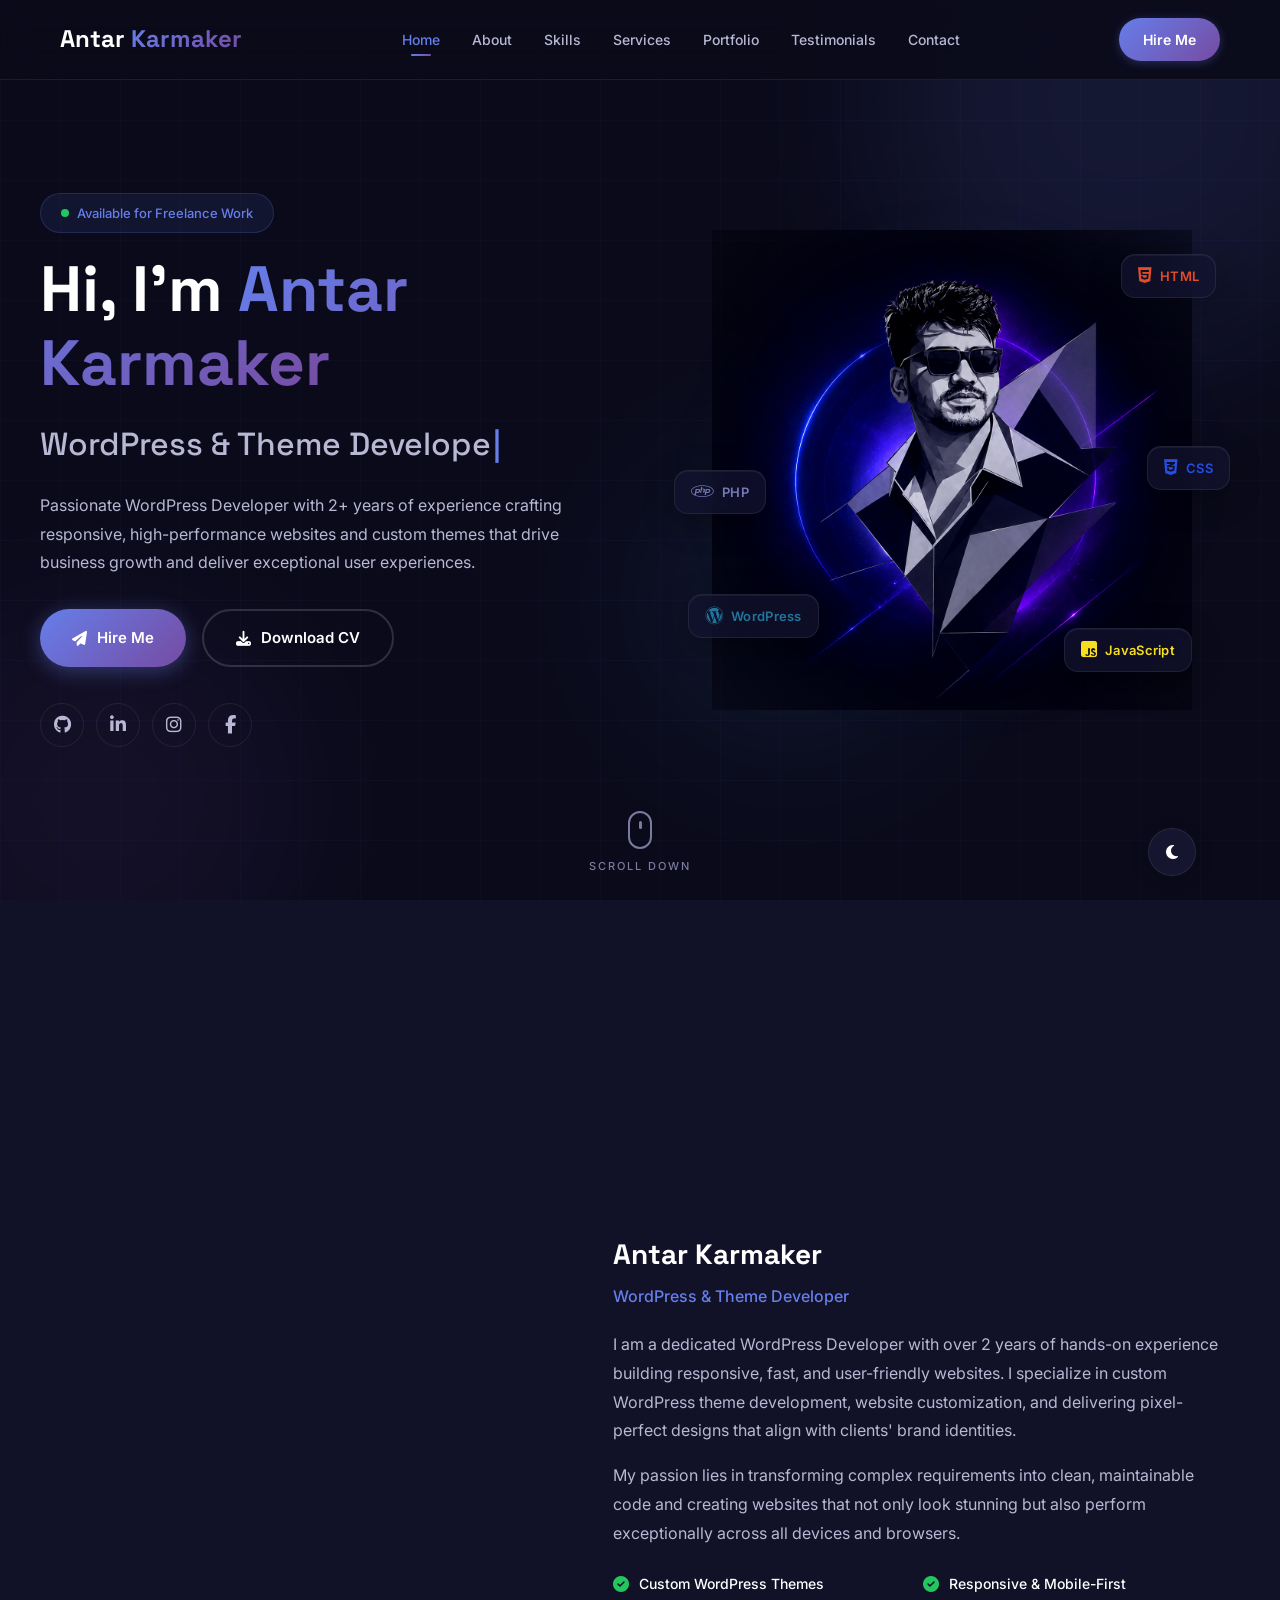
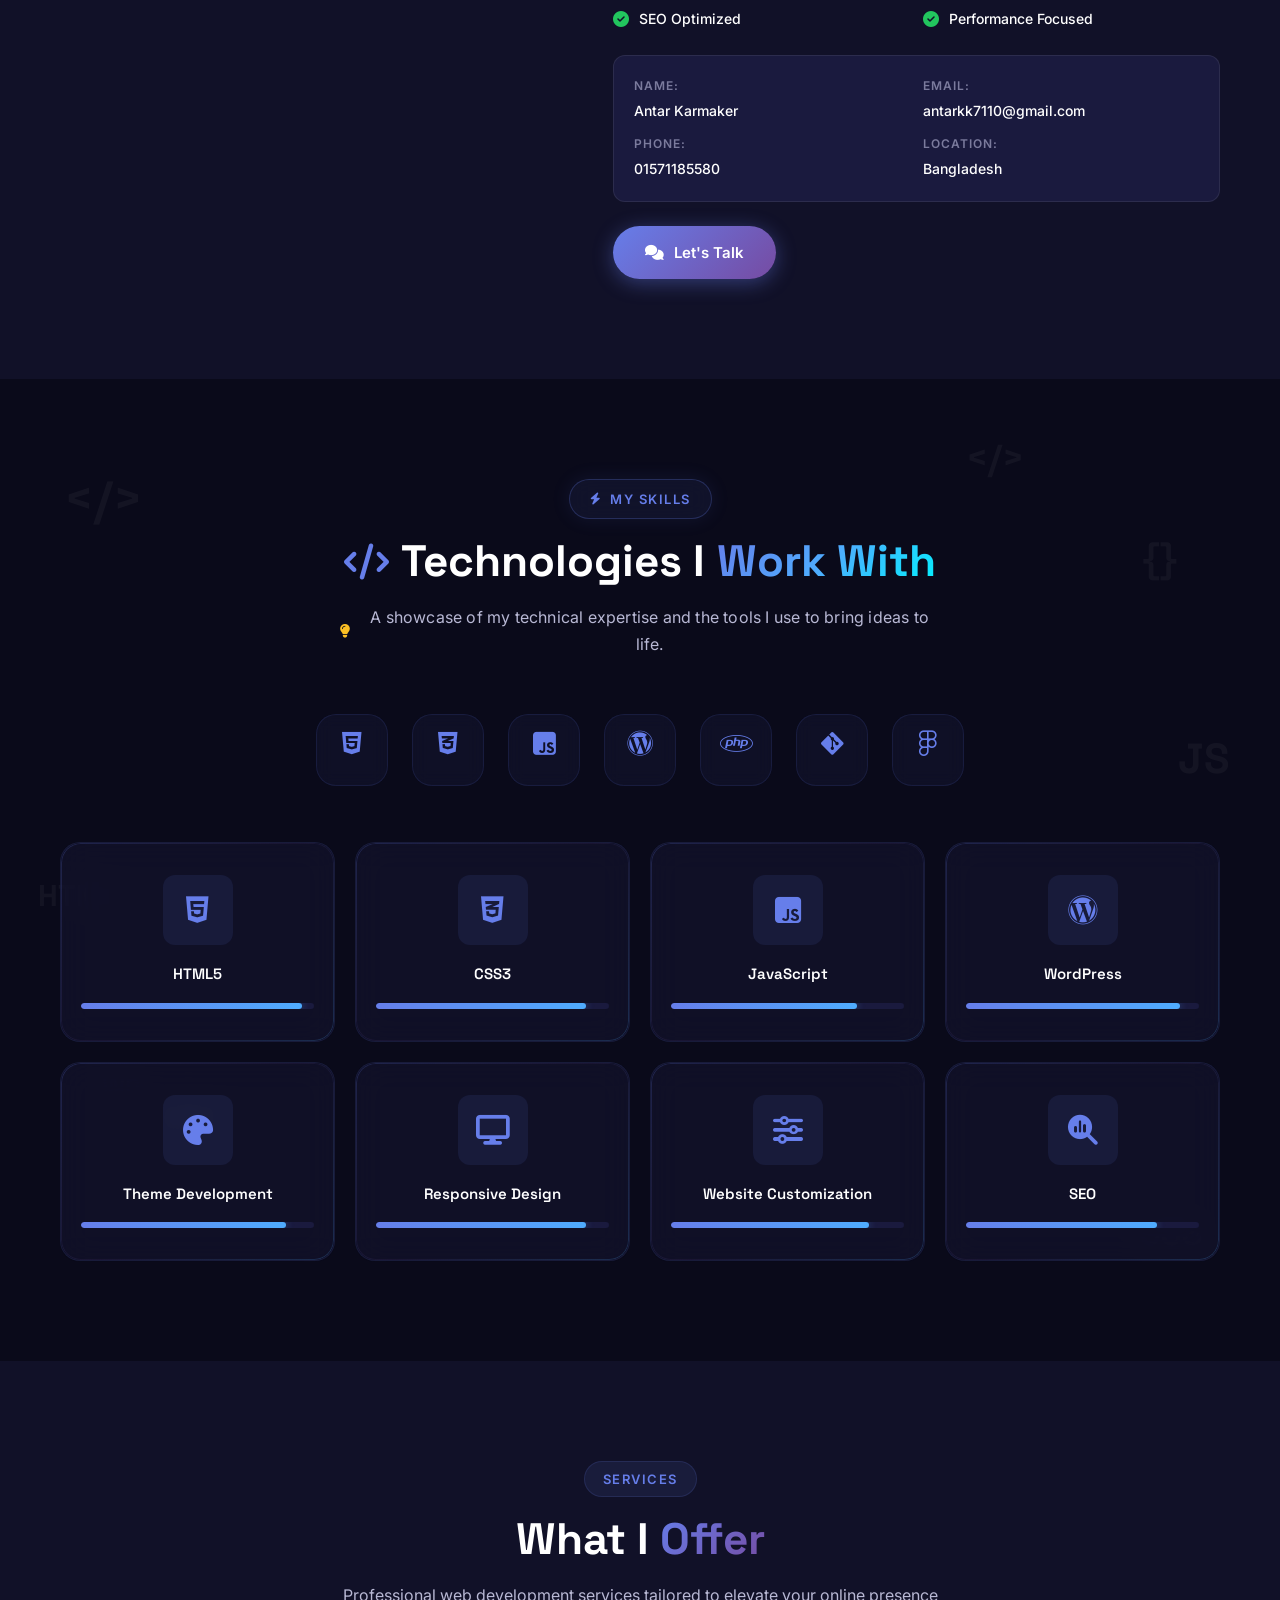
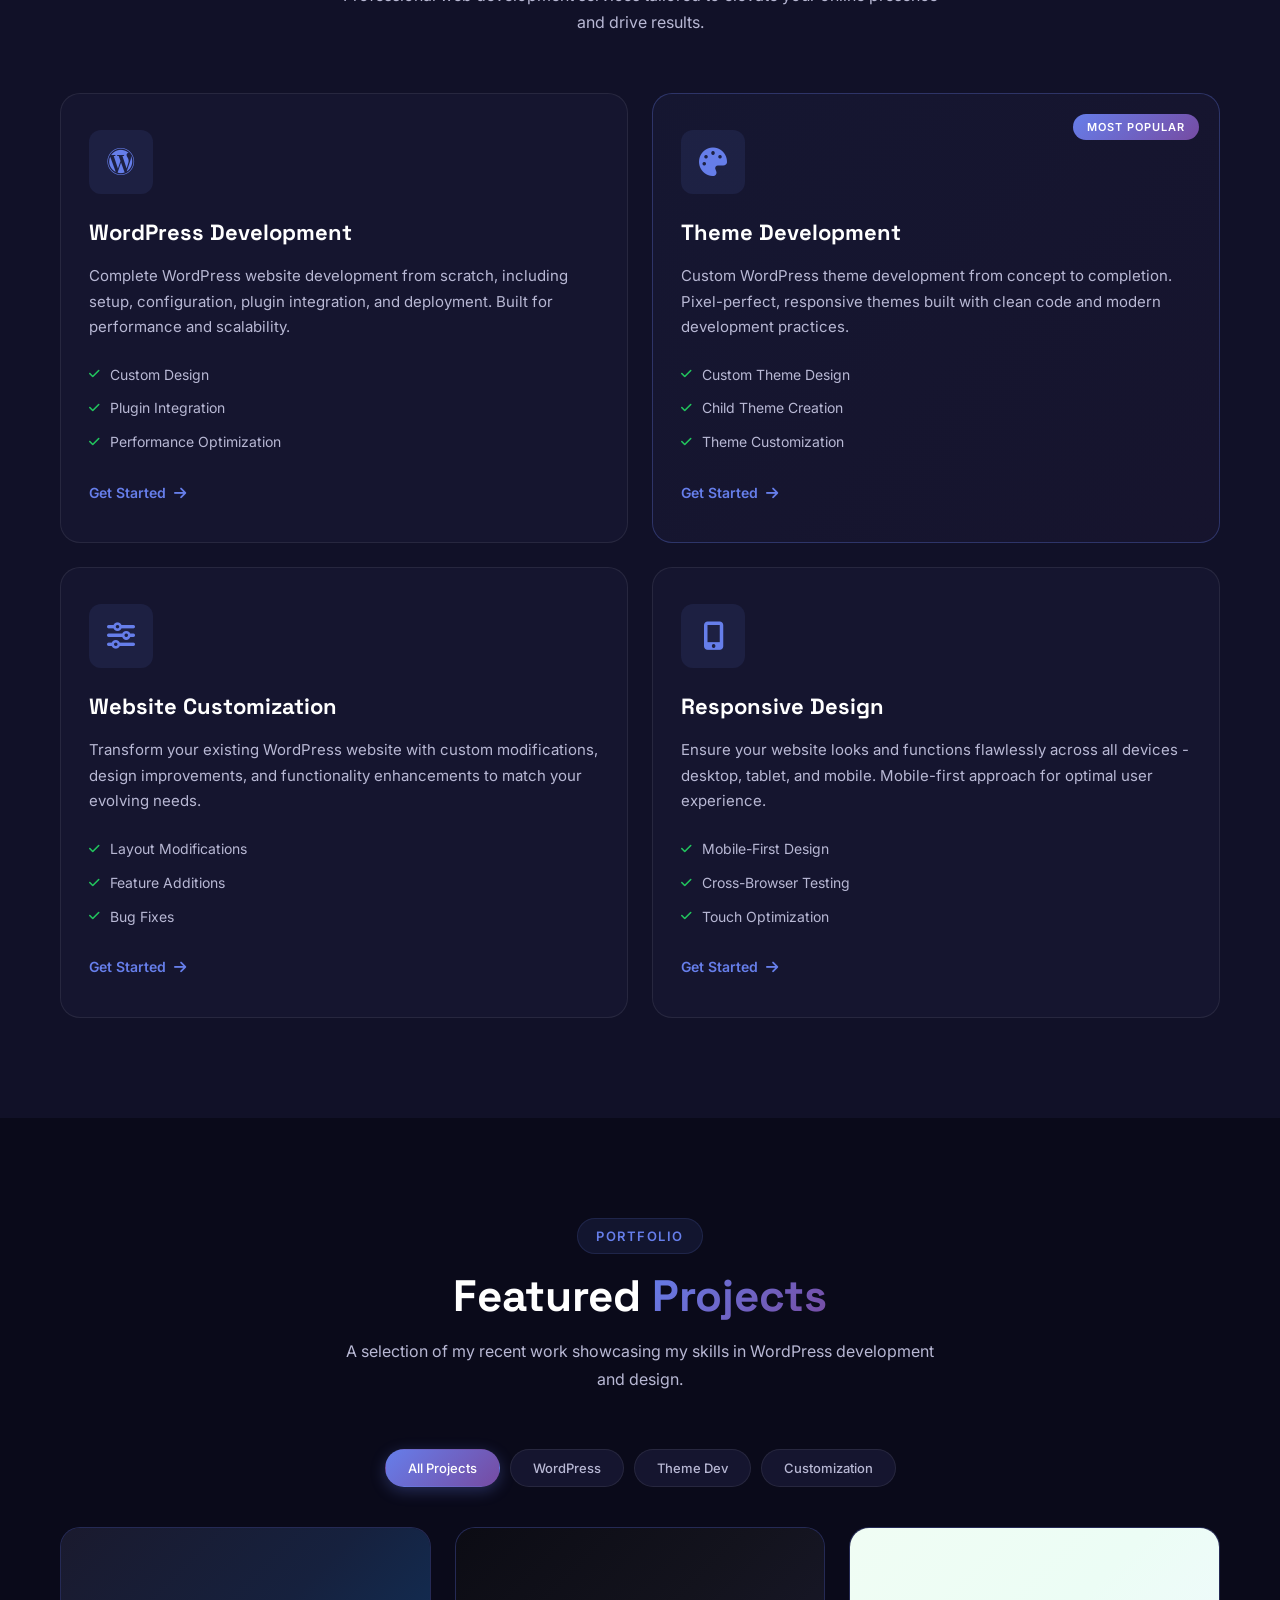
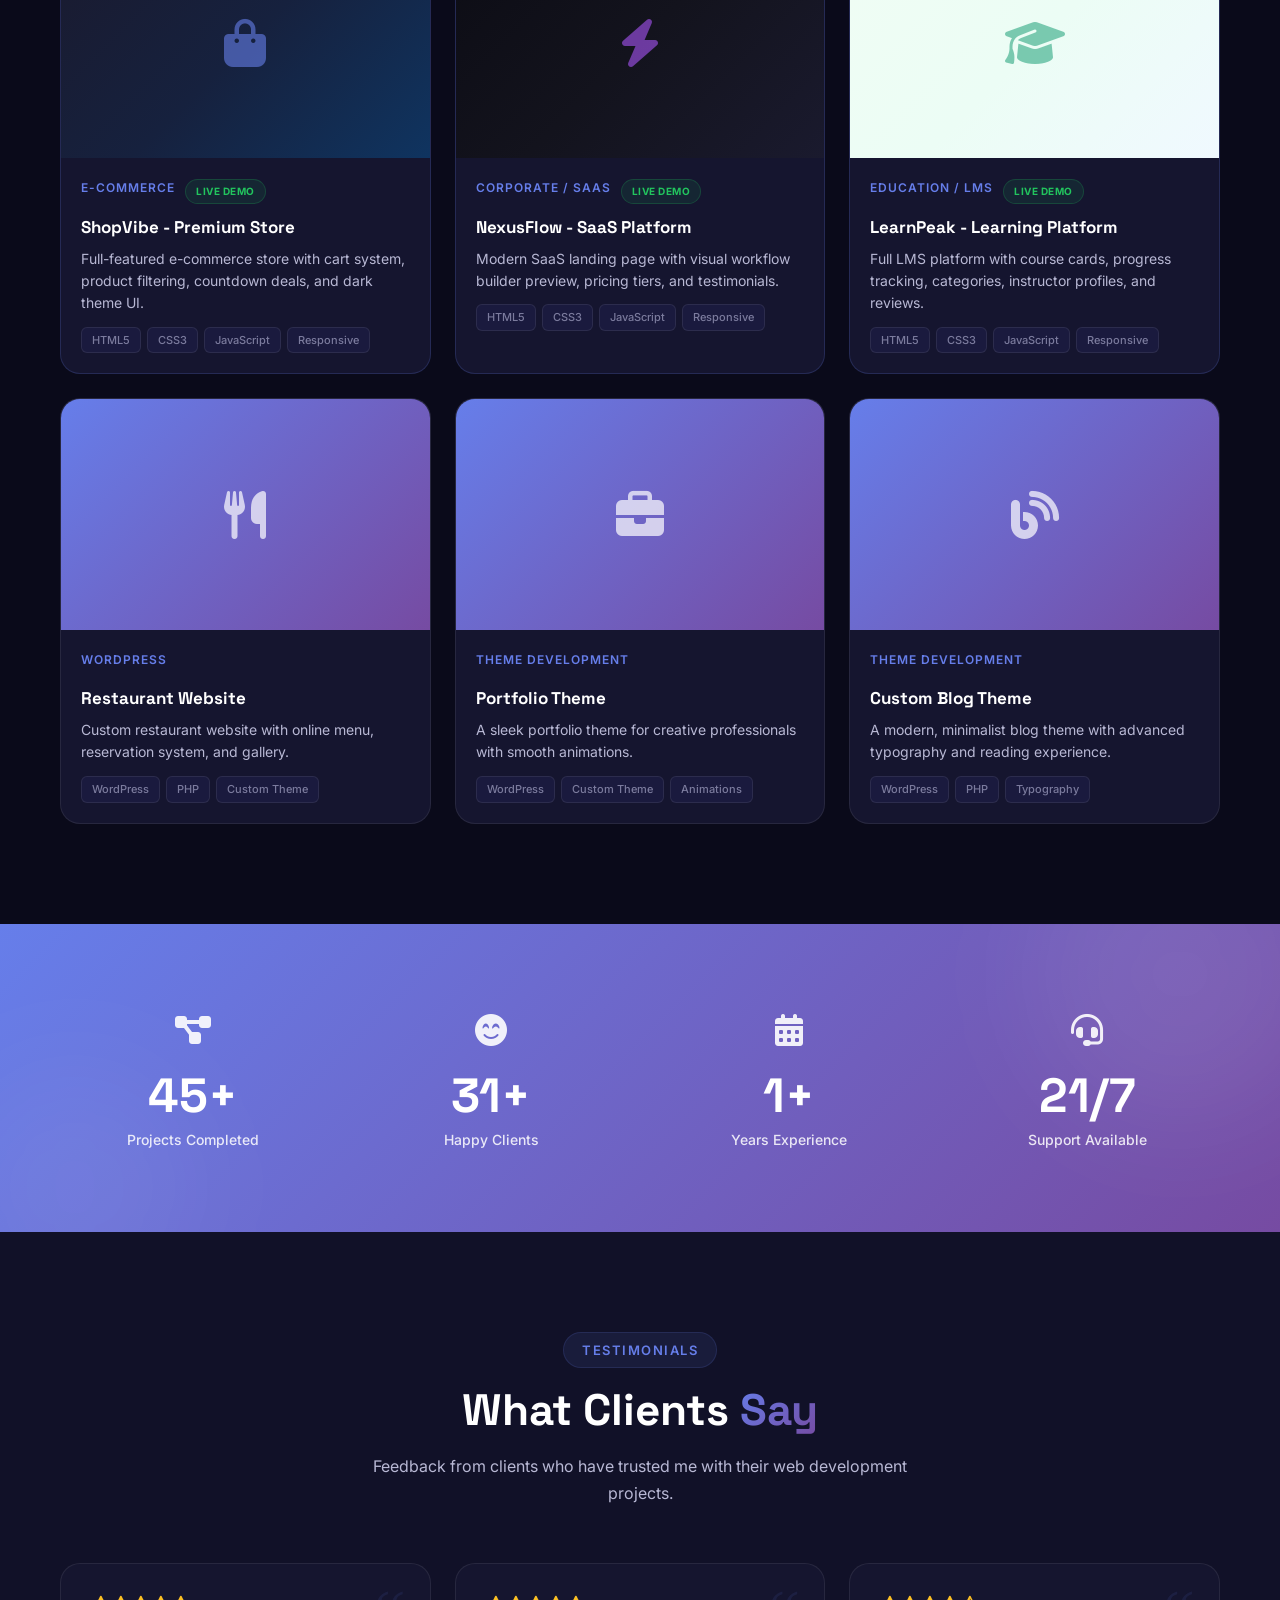
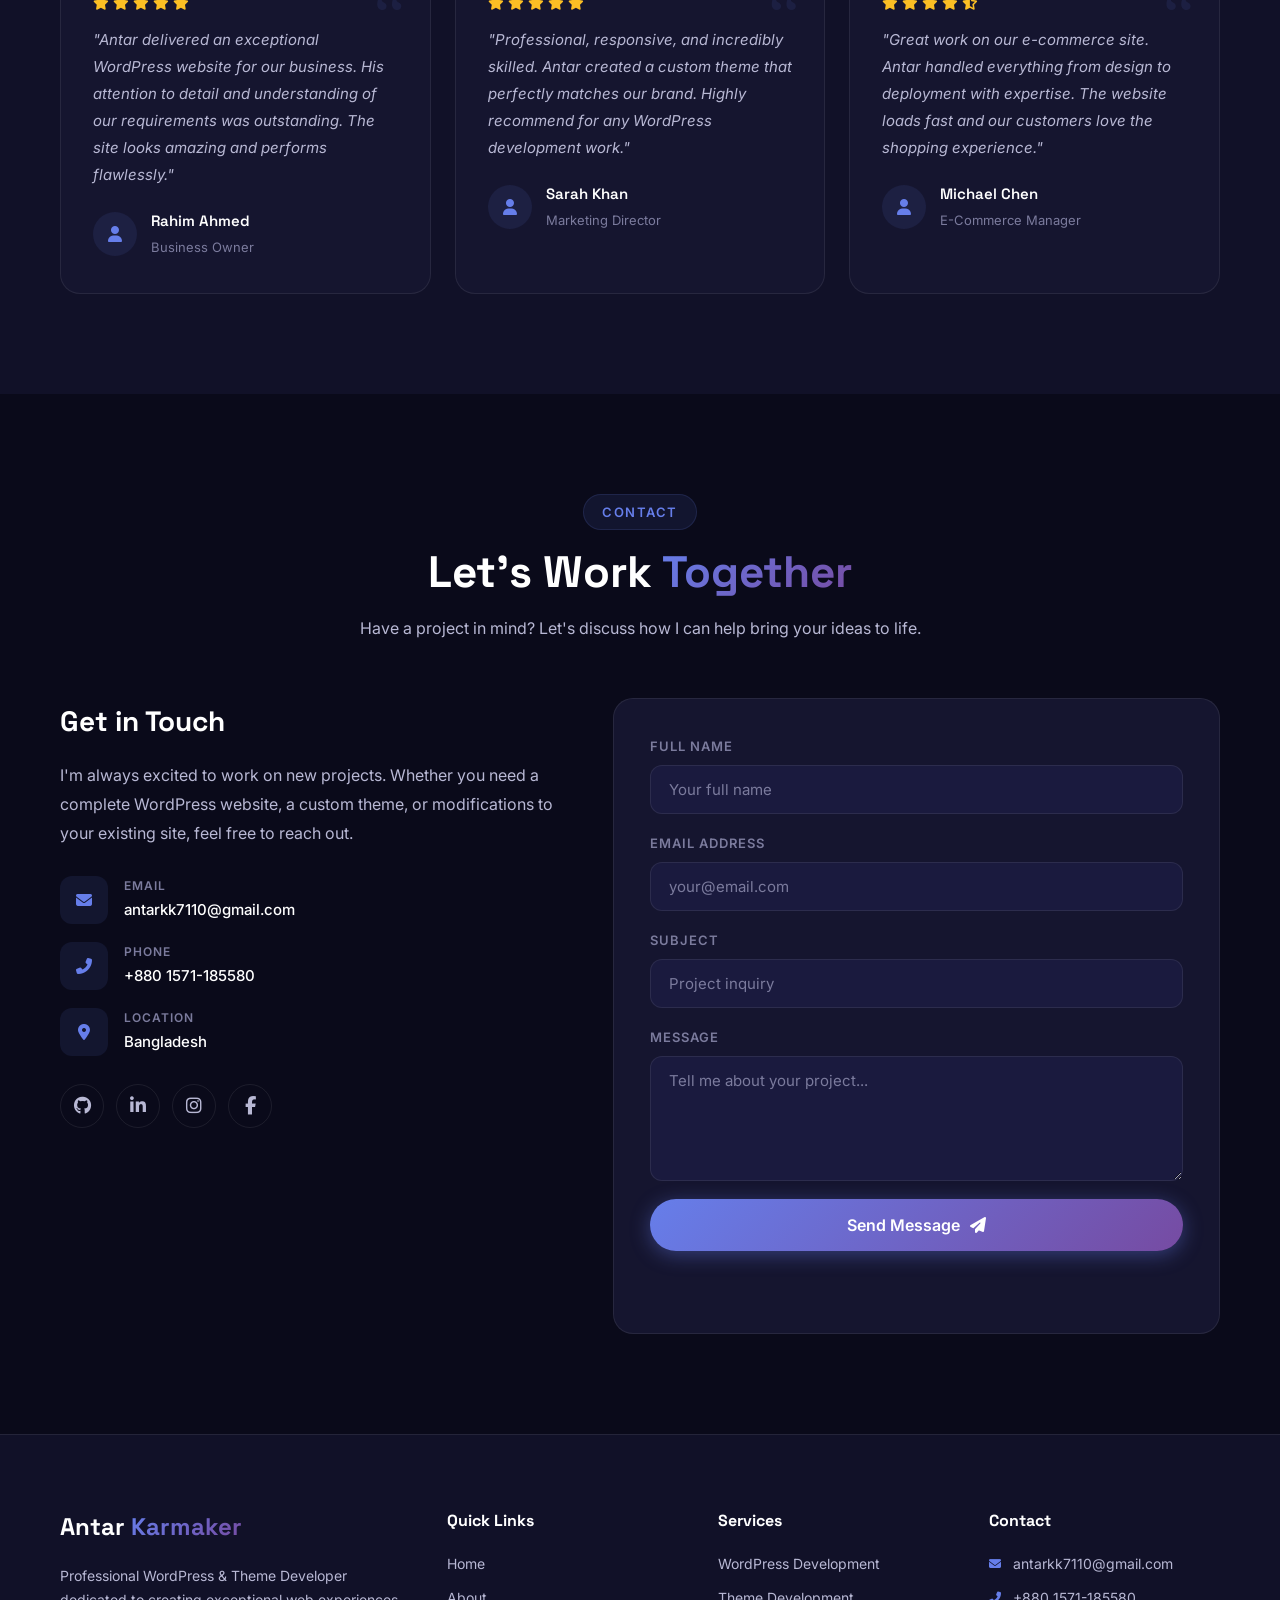
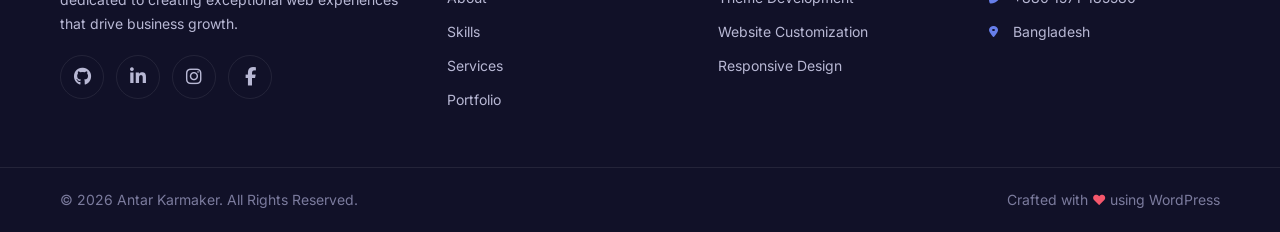
<file: index.html>
<!DOCTYPE html>
<html lang="en" data-theme="dark">
<head>
    <meta charset="UTF-8">
    <meta name="viewport" content="width=device-width, initial-scale=1.0">
    <meta name="description" content="Antar Karmaker - Professional WordPress & Theme Developer. 2+ years of experience building responsive, fast, and user-friendly websites.">
    <meta name="keywords" content="WordPress Developer, Theme Developer, Web Developer, Custom WordPress Themes, Website Development">
    <meta name="author" content="Antar Karmaker">
    <meta property="og:title" content="Antar Karmaker | WordPress & Theme Developer">
    <meta property="og:description" content="Professional WordPress & Theme Developer with 2+ years of experience.">
    <meta property="og:type" content="website">
    <meta name="theme-color" content="#0a0a1a">
    <title>Antar Karmaker | WordPress & Theme Developer</title>
    <link rel="preconnect" href="https://fonts.googleapis.com">
    <link rel="preconnect" href="https://fonts.gstatic.com" crossorigin>
    <link rel="preconnect" href="https://cdnjs.cloudflare.com" crossorigin>
    <link href="https://fonts.googleapis.com/css2?family=Inter:wght@300;400;500;600;700;800&family=Space+Grotesk:wght@400;500;600;700&display=swap" rel="stylesheet">
    <link rel="stylesheet" href="https://cdnjs.cloudflare.com/ajax/libs/font-awesome/6.5.1/css/all.min.css" media="print" onload="this.media='all'">
    <link rel="stylesheet" href="style.css">
</head>
<body>

    <!-- Skip to Content -->
    <a href="#home" class="skip-link">Skip to main content</a>

    <!-- Loader -->
    <div id="loader" class="loader" aria-hidden="true">
        <div class="loader-inner">
            <div class="loader-bar"></div>
            <span class="loader-text">Antar <span>Karmaker</span></span>
        </div>
    </div>

    <!-- Back to Top -->
    <button id="backToTop" class="back-to-top" aria-label="Back to top">
        <i class="fas fa-chevron-up"></i>
    </button>

    <!-- Theme Toggle -->
    <button id="themeToggle" class="theme-toggle" aria-label="Toggle theme">
        <i class="fas fa-moon"></i>
    </button>

    <!-- Navigation -->
    <header id="navbar" class="navbar">
        <nav class="nav-container">
            <a href="#home" class="logo">Antar <span>Karmaker</span></a>
            <ul class="nav-links" id="navLinks">
                <li><a href="#home" class="nav-link active">Home</a></li>
                <li><a href="#about" class="nav-link">About</a></li>
                <li><a href="#skills" class="nav-link">Skills</a></li>
                <li><a href="#services" class="nav-link">Services</a></li>
                <li><a href="#portfolio" class="nav-link">Portfolio</a></li>
                <li><a href="#testimonials" class="nav-link">Testimonials</a></li>
                <li><a href="#contact" class="nav-link">Contact</a></li>
            </ul>
            <a href="#contact" class="nav-cta">Hire Me</a>
            <button class="hamburger" id="hamburger" aria-label="Toggle menu" aria-expanded="false" aria-controls="navLinks">
                <span></span>
                <span></span>
                <span></span>
            </button>
        </nav>
    </header>

    <!-- Hero Section -->
    <main id="main-content">
    <section class="hero" id="home">
        <div class="hero-bg-effects">
            <div class="hero-orb hero-orb-1"></div>
            <div class="hero-orb hero-orb-2"></div>
            <div class="hero-orb hero-orb-3"></div>
            <div class="hero-grid"></div>
        </div>
        <div class="hero-container">
            <div class="hero-content">
                <div class="hero-badge reveal">
                    <span class="badge-dot"></span>
                    Available for Freelance Work
                </div>
                <h1 class="hero-title reveal">
                    Hi, I'm <span class="gradient-text">Antar Karmaker</span>
                </h1>
                <h2 class="hero-subtitle reveal">
                    <span class="typing-wrapper">
                        <span class="typing-text" id="typingText"></span>
                        <span class="typing-cursor">|</span>
                    </span>
                </h2>
                <p class="hero-description reveal">
                    Passionate WordPress Developer with 2+ years of experience crafting 
                    responsive, high-performance websites and custom themes that drive 
                    business growth and deliver exceptional user experiences.
                </p>
                <div class="hero-buttons reveal">
                    <a href="#contact" class="btn btn-primary">
                        <i class="fas fa-paper-plane"></i>
                        Hire Me
                    </a>
                    <a href="#" class="btn btn-outline" id="downloadCV">
                        <i class="fas fa-download"></i>
                        Download CV
                    </a>
                </div>
                <div class="hero-social reveal">
                    <a href="https://github.com/antarkk-cpu" target="_blank" rel="noopener noreferrer" class="social-link" aria-label="GitHub">
                        <i class="fab fa-github"></i>
                    </a>
                    <a href="https://www.linkedin.com/in/antar21/" target="_blank" rel="noopener noreferrer" class="social-link" aria-label="LinkedIn">
                        <i class="fab fa-linkedin-in"></i>
                    </a>
                    <a href="https://www.instagram.com/antor_who/" target="_blank" rel="noopener noreferrer" class="social-link" aria-label="Instagram">
                        <i class="fab fa-instagram"></i>
                    </a>
                    <a href="https://www.facebook.com/antar.kk" target="_blank" rel="noopener noreferrer" class="social-link" aria-label="Facebook">
                        <i class="fab fa-facebook-f"></i>
                    </a>
                </div>
            </div>
            <div class="hero-image reveal">
                <div class="hero-image-wrapper">
                    <div class="hero-image-glow"></div>
                    <div class="hero-image-glow hero-image-glow-2"></div>
                    <img src="image/antar-hero.png" alt="Antar Karmaker - WordPress & Theme Developer" class="hero-photo" loading="eager">
                    <div class="hero-badge-float hero-badge-float-1">
                        <i class="fab fa-html5"></i>
                        <span>HTML</span>
                    </div>
                    <div class="hero-badge-float hero-badge-float-2">
                        <i class="fab fa-css3-alt"></i>
                        <span>CSS</span>
                    </div>
                    <div class="hero-badge-float hero-badge-float-3">
                        <i class="fab fa-js-square"></i>
                        <span>JavaScript</span>
                    </div>
                    <div class="hero-badge-float hero-badge-float-4">
                        <i class="fab fa-wordpress"></i>
                        <span>WordPress</span>
                    </div>
                    <div class="hero-badge-float hero-badge-float-5">
                        <i class="fab fa-php"></i>
                        <span>PHP</span>
                    </div>
                </div>
            </div>
        </div>
        <div class="hero-scroll">
            <a href="#about" class="scroll-indicator" aria-label="Scroll down">
                <span class="scroll-mouse">
                    <span class="scroll-wheel"></span>
                </span>
                <span class="scroll-text">Scroll Down</span>
            </a>
        </div>
    </section>

    <!-- About Section -->
    <section class="about" id="about">
        <div class="container">
            <div class="section-header reveal">
                <span class="section-tag">About Me</span>
                <h2 class="section-title">Turning Ideas Into <span class="gradient-text">Digital Reality</span></h2>
                <p class="section-subtitle">Get to know more about me, my background, and what drives me to create exceptional web experiences.</p>
            </div>
            <div class="about-grid">
                <div class="about-image reveal">
                    <div class="about-image-wrapper">
                        <img src="image/image reveal.png" alt="Antar Karmaker - About Me" class="about-photo">
                        <div class="about-experience-badge">
                            <span class="exp-number">2+</span>
                            <span class="exp-text">Years of<br>Experience</span>
                        </div>
                    </div>
                </div>
                <div class="about-content reveal">
                    <h3 class="about-name">Antar Karmaker</h3>
                    <p class="about-role">WordPress & Theme Developer</p>
                    <p class="about-text">
                        I am a dedicated WordPress Developer with over 2 years of hands-on 
                        experience building responsive, fast, and user-friendly websites. I 
                        specialize in custom WordPress theme development, website customization, 
                        and delivering pixel-perfect designs that align with clients' brand identities.
                    </p>
                    <p class="about-text">
                        My passion lies in transforming complex requirements into clean, maintainable 
                        code and creating websites that not only look stunning but also perform 
                        exceptionally across all devices and browsers.
                    </p>
                    <div class="about-highlights">
                        <div class="highlight-item">
                            <i class="fas fa-check-circle"></i>
                            <span>Custom WordPress Themes</span>
                        </div>
                        <div class="highlight-item">
                            <i class="fas fa-check-circle"></i>
                            <span>Responsive & Mobile-First</span>
                        </div>
                        <div class="highlight-item">
                            <i class="fas fa-check-circle"></i>
                            <span>SEO Optimized</span>
                        </div>
                        <div class="highlight-item">
                            <i class="fas fa-check-circle"></i>
                            <span>Performance Focused</span>
                        </div>
                    </div>
                    <div class="about-info-grid">
                        <div class="about-info-item">
                            <span class="info-label">Name:</span>
                            <span class="info-value">Antar Karmaker</span>
                        </div>
                        <div class="about-info-item">
                            <span class="info-label">Email:</span>
                            <span class="info-value">antarkk7110@gmail.com</span>
                        </div>
                        <div class="about-info-item">
                            <span class="info-label">Phone:</span>
                            <span class="info-value">01571185580</span>
                        </div>
                        <div class="about-info-item">
                            <span class="info-label">Location:</span>
                            <span class="info-value">Bangladesh</span>
                        </div>
                    </div>
                    <a href="#contact" class="btn btn-primary">
                        <i class="fas fa-comments"></i>
                        Let's Talk
                    </a>
                </div>
            </div>
        </div>
    </section>

    <!-- Skills Section -->
    <section class="skills" id="skills">
        <div class="skills-bg-decoration" aria-hidden="true">
            <span class="skills-bg-icon skills-bg-icon--1">&lt;/&gt;</span>
            <span class="skills-bg-icon skills-bg-icon--2">{}</span>
            <span class="skills-bg-icon skills-bg-icon--3">&lt;&gt;</span>
            <span class="skills-bg-icon skills-bg-icon--4">HTML</span>
            <span class="skills-bg-icon skills-bg-icon--5">CSS</span>
            <span class="skills-bg-icon skills-bg-icon--6">JS</span>
            <span class="skills-bg-icon skills-bg-icon--7">WP</span>
            <span class="skills-bg-icon skills-bg-icon--8">&lt;/&gt;</span>
        </div>
        <div class="container">
            <div class="section-header reveal">
                <span class="skills-badge">
                    <i class="fas fa-bolt"></i>
                    <span>My Skills</span>
                </span>
                <h2 class="section-title skills-heading">
                    <i class="fas fa-code skills-heading-icon"></i>
                    Technologies I <span class="gradient-text">Work With</span>
                </h2>
                <p class="section-subtitle skills-subtitle">
                    <i class="fas fa-lightbulb skills-subtitle-icon"></i>
                    A showcase of my technical expertise and the tools I use to bring ideas to life.
                </p>
            </div>
            <div class="tech-icon-row reveal" aria-label="Technologies I work with">
                <div class="tech-icon-item" title="HTML5">
                    <i class="fab fa-html5"></i>
                    <span class="tech-icon-label">HTML5</span>
                </div>
                <div class="tech-icon-item" title="CSS3">
                    <i class="fab fa-css3-alt"></i>
                    <span class="tech-icon-label">CSS3</span>
                </div>
                <div class="tech-icon-item" title="JavaScript">
                    <i class="fab fa-js-square"></i>
                    <span class="tech-icon-label">JS</span>
                </div>
                <div class="tech-icon-item" title="WordPress">
                    <i class="fab fa-wordpress"></i>
                    <span class="tech-icon-label">WP</span>
                </div>
                <div class="tech-icon-item" title="PHP">
                    <i class="fab fa-php"></i>
                    <span class="tech-icon-label">PHP</span>
                </div>
                <div class="tech-icon-item" title="Git">
                    <i class="fab fa-git-alt"></i>
                    <span class="tech-icon-label">Git</span>
                </div>
                <div class="tech-icon-item" title="Figma">
                    <i class="fab fa-figma"></i>
                    <span class="tech-icon-label">Figma</span>
                </div>
            </div>
            <div class="skills-grid">
                <div class="skill-card reveal" data-skill="95">
                    <div class="skill-icon">
                        <i class="fab fa-html5"></i>
                    </div>
                    <h3 class="skill-name">HTML5</h3>
                    <div class="skill-bar">
                        <div class="skill-progress" data-progress="95">
                            <span class="skill-percent">95%</span>
                        </div>
                    </div>
                </div>
                <div class="skill-card reveal" data-skill="90">
                    <div class="skill-icon">
                        <i class="fab fa-css3-alt"></i>
                    </div>
                    <h3 class="skill-name">CSS3</h3>
                    <div class="skill-bar">
                        <div class="skill-progress" data-progress="90">
                            <span class="skill-percent">90%</span>
                        </div>
                    </div>
                </div>
                <div class="skill-card reveal" data-skill="80">
                    <div class="skill-icon">
                        <i class="fab fa-js-square"></i>
                    </div>
                    <h3 class="skill-name">JavaScript</h3>
                    <div class="skill-bar">
                        <div class="skill-progress" data-progress="80">
                            <span class="skill-percent">80%</span>
                        </div>
                    </div>
                </div>
                <div class="skill-card reveal" data-skill="92">
                    <div class="skill-icon">
                        <i class="fab fa-wordpress"></i>
                    </div>
                    <h3 class="skill-name">WordPress</h3>
                    <div class="skill-bar">
                        <div class="skill-progress" data-progress="92">
                            <span class="skill-percent">92%</span>
                        </div>
                    </div>
                </div>
                <div class="skill-card reveal" data-skill="88">
                    <div class="skill-icon">
                        <i class="fas fa-palette"></i>
                    </div>
                    <h3 class="skill-name">Theme Development</h3>
                    <div class="skill-bar">
                        <div class="skill-progress" data-progress="88">
                            <span class="skill-percent">88%</span>
                        </div>
                    </div>
                </div>
                <div class="skill-card reveal" data-skill="90">
                    <div class="skill-icon">
                        <i class="fas fa-display"></i>
                    </div>
                    <h3 class="skill-name">Responsive Design</h3>
                    <div class="skill-bar">
                        <div class="skill-progress" data-progress="90">
                            <span class="skill-percent">90%</span>
                        </div>
                    </div>
                </div>
                <div class="skill-card reveal" data-skill="85">
                    <div class="skill-icon">
                        <i class="fas fa-sliders"></i>
                    </div>
                    <h3 class="skill-name">Website Customization</h3>
                    <div class="skill-bar">
                        <div class="skill-progress" data-progress="85">
                            <span class="skill-percent">85%</span>
                        </div>
                    </div>
                </div>
                <div class="skill-card reveal" data-skill="82">
                    <div class="skill-icon">
                        <i class="fas fa-magnifying-glass-chart"></i>
                    </div>
                    <h3 class="skill-name">SEO</h3>
                    <div class="skill-bar">
                        <div class="skill-progress" data-progress="82">
                            <span class="skill-percent">82%</span>
                        </div>
                    </div>
                </div>
            </div>
        </div>
    </section>

    <!-- Services Section -->
    <section class="services" id="services">
        <div class="container">
            <div class="section-header reveal">
                <span class="section-tag">Services</span>
                <h2 class="section-title">What I <span class="gradient-text">Offer</span></h2>
                <p class="section-subtitle">Professional web development services tailored to elevate your online presence and drive results.</p>
            </div>
            <div class="services-grid">
                <div class="service-card reveal">
                    <div class="service-icon">
                        <i class="fab fa-wordpress"></i>
                    </div>
                    <h3 class="service-title">WordPress Development</h3>
                    <p class="service-description">
                        Complete WordPress website development from scratch, including setup, 
                        configuration, plugin integration, and deployment. Built for performance 
                        and scalability.
                    </p>
                    <ul class="service-features">
                        <li><i class="fas fa-check"></i> Custom Design</li>
                        <li><i class="fas fa-check"></i> Plugin Integration</li>
                        <li><i class="fas fa-check"></i> Performance Optimization</li>
                    </ul>
                    <a href="#contact" class="service-link">
                        Get Started <i class="fas fa-arrow-right"></i>
                    </a>
                </div>
                <div class="service-card featured reveal">
                    <div class="service-badge">Most Popular</div>
                    <div class="service-icon">
                        <i class="fas fa-palette"></i>
                    </div>
                    <h3 class="service-title">Theme Development</h3>
                    <p class="service-description">
                        Custom WordPress theme development from concept to completion. 
                        Pixel-perfect, responsive themes built with clean code and 
                        modern development practices.
                    </p>
                    <ul class="service-features">
                        <li><i class="fas fa-check"></i> Custom Theme Design</li>
                        <li><i class="fas fa-check"></i> Child Theme Creation</li>
                        <li><i class="fas fa-check"></i> Theme Customization</li>
                    </ul>
                    <a href="#contact" class="service-link">
                        Get Started <i class="fas fa-arrow-right"></i>
                    </a>
                </div>
                <div class="service-card reveal">
                    <div class="service-icon">
                        <i class="fas fa-sliders-h"></i>
                    </div>
                    <h3 class="service-title">Website Customization</h3>
                    <p class="service-description">
                        Transform your existing WordPress website with custom modifications, 
                        design improvements, and functionality enhancements to match 
                        your evolving needs.
                    </p>
                    <ul class="service-features">
                        <li><i class="fas fa-check"></i> Layout Modifications</li>
                        <li><i class="fas fa-check"></i> Feature Additions</li>
                        <li><i class="fas fa-check"></i> Bug Fixes</li>
                    </ul>
                    <a href="#contact" class="service-link">
                        Get Started <i class="fas fa-arrow-right"></i>
                    </a>
                </div>
                <div class="service-card reveal">
                    <div class="service-icon">
                        <i class="fas fa-mobile-alt"></i>
                    </div>
                    <h3 class="service-title">Responsive Design</h3>
                    <p class="service-description">
                        Ensure your website looks and functions flawlessly across all 
                        devices - desktop, tablet, and mobile. Mobile-first approach 
                        for optimal user experience.
                    </p>
                    <ul class="service-features">
                        <li><i class="fas fa-check"></i> Mobile-First Design</li>
                        <li><i class="fas fa-check"></i> Cross-Browser Testing</li>
                        <li><i class="fas fa-check"></i> Touch Optimization</li>
                    </ul>
                    <a href="#contact" class="service-link">
                        Get Started <i class="fas fa-arrow-right"></i>
                    </a>
                </div>
            </div>
        </div>
    </section>

    <!-- Portfolio Section -->
    <section class="portfolio" id="portfolio">
        <div class="container">
            <div class="section-header reveal">
                <span class="section-tag">Portfolio</span>
                <h2 class="section-title">Featured <span class="gradient-text">Projects</span></h2>
                <p class="section-subtitle">A selection of my recent work showcasing my skills in WordPress development and design.</p>
            </div>
            <div class="portfolio-filters reveal">
                <button class="filter-btn active" data-filter="all">All Projects</button>
                <button class="filter-btn" data-filter="wordpress">WordPress</button>
                <button class="filter-btn" data-filter="theme">Theme Dev</button>
                <button class="filter-btn" data-filter="customization">Customization</button>
            </div>
            <div class="portfolio-grid">

                <!-- Project 1: E-Commerce Store (LIVE DEMO) -->
                <div class="portfolio-card reveal featured-project" data-category="wordpress">
                    <div class="portfolio-image">
                        <div class="portfolio-image-placeholder" style="background:linear-gradient(135deg,#1a1a2e,#16213e,#0f3460);">
                            <i class="fas fa-shopping-bag" style="color:rgba(102,126,234,0.6);"></i>
                        </div>
                        <div class="portfolio-overlay">
                            <div class="portfolio-actions">
                                <a href="projects/ecommerce/index.html" class="portfolio-action" aria-label="View Live Demo" target="_blank" rel="noopener noreferrer">
                                    <i class="fas fa-external-link-alt"></i>
                                </a>
                                <a href="projects/ecommerce/index.html" class="portfolio-action" aria-label="View Source Code" target="_blank" rel="noopener noreferrer">
                                    <i class="fas fa-code"></i>
                                </a>
                            </div>
                        </div>
                    </div>
                    <div class="portfolio-info">
                        <div class="portfolio-meta">
                            <span class="portfolio-category">E-Commerce</span>
                            <span class="portfolio-badge">Live Demo</span>
                        </div>
                        <h3 class="portfolio-title">ShopVibe - Premium Store</h3>
                        <p class="portfolio-description">Full-featured e-commerce store with cart system, product filtering, countdown deals, and dark theme UI.</p>
                        <div class="portfolio-tech">
                            <span>HTML5</span><span>CSS3</span><span>JavaScript</span><span>Responsive</span>
                        </div>
                    </div>
                </div>

                <!-- Project 2: Corporate Website (LIVE DEMO) -->
                <div class="portfolio-card reveal featured-project" data-category="customization">
                    <div class="portfolio-image">
                        <div class="portfolio-image-placeholder" style="background:linear-gradient(135deg,#0c0c14,#13131d,#1a1a2e);">
                            <i class="fas fa-bolt" style="color:rgba(168,85,247,0.6);"></i>
                        </div>
                        <div class="portfolio-overlay">
                            <div class="portfolio-actions">
                                <a href="projects/corporate/index.html" class="portfolio-action" aria-label="View Live Demo" target="_blank" rel="noopener noreferrer">
                                    <i class="fas fa-external-link-alt"></i>
                                </a>
                                <a href="projects/corporate/index.html" class="portfolio-action" aria-label="View Source Code" target="_blank" rel="noopener noreferrer">
                                    <i class="fas fa-code"></i>
                                </a>
                            </div>
                        </div>
                    </div>
                    <div class="portfolio-info">
                        <div class="portfolio-meta">
                            <span class="portfolio-category">Corporate / SaaS</span>
                            <span class="portfolio-badge">Live Demo</span>
                        </div>
                        <h3 class="portfolio-title">NexusFlow - SaaS Platform</h3>
                        <p class="portfolio-description">Modern SaaS landing page with visual workflow builder preview, pricing tiers, and testimonials.</p>
                        <div class="portfolio-tech">
                            <span>HTML5</span><span>CSS3</span><span>JavaScript</span><span>Responsive</span>
                        </div>
                    </div>
                </div>

                <!-- Project 3: Education Portal (LIVE DEMO) -->
                <div class="portfolio-card reveal featured-project" data-category="wordpress">
                    <div class="portfolio-image">
                        <div class="portfolio-image-placeholder" style="background:linear-gradient(135deg,#f0fdf4,#ecfdf5,#f0f9ff);">
                            <i class="fas fa-graduation-cap" style="color:rgba(5,150,105,0.5);"></i>
                        </div>
                        <div class="portfolio-overlay">
                            <div class="portfolio-actions">
                                <a href="projects/education/index.html" class="portfolio-action" aria-label="View Live Demo" target="_blank" rel="noopener noreferrer">
                                    <i class="fas fa-external-link-alt"></i>
                                </a>
                                <a href="projects/education/index.html" class="portfolio-action" aria-label="View Source Code" target="_blank" rel="noopener noreferrer">
                                    <i class="fas fa-code"></i>
                                </a>
                            </div>
                        </div>
                    </div>
                    <div class="portfolio-info">
                        <div class="portfolio-meta">
                            <span class="portfolio-category">Education / LMS</span>
                            <span class="portfolio-badge">Live Demo</span>
                        </div>
                        <h3 class="portfolio-title">LearnPeak - Learning Platform</h3>
                        <p class="portfolio-description">Full LMS platform with course cards, progress tracking, categories, instructor profiles, and reviews.</p>
                        <div class="portfolio-tech">
                            <span>HTML5</span><span>CSS3</span><span>JavaScript</span><span>Responsive</span>
                        </div>
                    </div>
                </div>

                <!-- Project 4: Restaurant Website -->
                <div class="portfolio-card reveal" data-category="wordpress">
                    <div class="portfolio-image">
                        <div class="portfolio-image-placeholder">
                            <i class="fas fa-utensils"></i>
                        </div>
                        <div class="portfolio-overlay">
                            <div class="portfolio-actions">
                                <a href="#" class="portfolio-action" aria-label="Live Demo" target="_blank" rel="noopener noreferrer">
                                    <i class="fas fa-external-link-alt"></i>
                                </a>
                                <a href="#" class="portfolio-action" aria-label="GitHub Repository" target="_blank" rel="noopener noreferrer">
                                    <i class="fab fa-github"></i>
                                </a>
                            </div>
                        </div>
                    </div>
                    <div class="portfolio-info">
                        <div class="portfolio-meta">
                            <span class="portfolio-category">WordPress</span>
                        </div>
                        <h3 class="portfolio-title">Restaurant Website</h3>
                        <p class="portfolio-description">Custom restaurant website with online menu, reservation system, and gallery.</p>
                        <div class="portfolio-tech">
                            <span>WordPress</span><span>PHP</span><span>Custom Theme</span>
                        </div>
                    </div>
                </div>

                <!-- Project 5: Portfolio Theme -->
                <div class="portfolio-card reveal" data-category="theme">
                    <div class="portfolio-image">
                        <div class="portfolio-image-placeholder">
                            <i class="fas fa-briefcase"></i>
                        </div>
                        <div class="portfolio-overlay">
                            <div class="portfolio-actions">
                                <a href="#" class="portfolio-action" aria-label="Live Demo" target="_blank" rel="noopener noreferrer">
                                    <i class="fas fa-external-link-alt"></i>
                                </a>
                                <a href="#" class="portfolio-action" aria-label="GitHub Repository" target="_blank" rel="noopener noreferrer">
                                    <i class="fab fa-github"></i>
                                </a>
                            </div>
                        </div>
                    </div>
                    <div class="portfolio-info">
                        <div class="portfolio-meta">
                            <span class="portfolio-category">Theme Development</span>
                        </div>
                        <h3 class="portfolio-title">Portfolio Theme</h3>
                        <p class="portfolio-description">A sleek portfolio theme for creative professionals with smooth animations.</p>
                        <div class="portfolio-tech">
                            <span>WordPress</span><span>Custom Theme</span><span>Animations</span>
                        </div>
                    </div>
                </div>

                <!-- Project 6: Blog Theme -->
                <div class="portfolio-card reveal" data-category="theme">
                    <div class="portfolio-image">
                        <div class="portfolio-image-placeholder">
                            <i class="fas fa-blog"></i>
                        </div>
                        <div class="portfolio-overlay">
                            <div class="portfolio-actions">
                                <a href="#" class="portfolio-action" aria-label="Live Demo" target="_blank" rel="noopener noreferrer">
                                    <i class="fas fa-external-link-alt"></i>
                                </a>
                                <a href="#" class="portfolio-action" aria-label="GitHub Repository" target="_blank" rel="noopener noreferrer">
                                    <i class="fab fa-github"></i>
                                </a>
                            </div>
                        </div>
                    </div>
                    <div class="portfolio-info">
                        <div class="portfolio-meta">
                            <span class="portfolio-category">Theme Development</span>
                        </div>
                        <h3 class="portfolio-title">Custom Blog Theme</h3>
                        <p class="portfolio-description">A modern, minimalist blog theme with advanced typography and reading experience.</p>
                        <div class="portfolio-tech">
                            <span>WordPress</span><span>PHP</span><span>Typography</span>
                        </div>
                    </div>
                </div>

            </div>
        </div>
    </section>

    <!-- Statistics Section -->
    <section class="stats" id="stats">
        <div class="stats-bg-effects">
            <div class="stats-orb stats-orb-1"></div>
            <div class="stats-orb stats-orb-2"></div>
        </div>
        <div class="container">
            <div class="stats-grid">
                <div class="stat-card reveal">
                    <div class="stat-icon">
                        <i class="fas fa-project-diagram"></i>
                    </div>
                    <div class="stat-number" data-target="50">0</div>
                    <div class="stat-label">Projects Completed</div>
                </div>
                <div class="stat-card reveal">
                    <div class="stat-icon">
                        <i class="fas fa-smile-beam"></i>
                    </div>
                    <div class="stat-number" data-target="35">0</div>
                    <div class="stat-label">Happy Clients</div>
                </div>
                <div class="stat-card reveal">
                    <div class="stat-icon">
                        <i class="fas fa-calendar-alt"></i>
                    </div>
                    <div class="stat-number" data-target="2">0</div>
                    <div class="stat-label">Years Experience</div>
                </div>
                <div class="stat-card reveal">
                    <div class="stat-icon">
                        <i class="fas fa-headset"></i>
                    </div>
                    <div class="stat-number" data-target="24">0</div>
                    <div class="stat-label">Support Available</div>
                </div>
            </div>
        </div>
    </section>

    <!-- Testimonials Section -->
    <section class="testimonials" id="testimonials">
        <div class="container">
            <div class="section-header reveal">
                <span class="section-tag">Testimonials</span>
                <h2 class="section-title">What Clients <span class="gradient-text">Say</span></h2>
                <p class="section-subtitle">Feedback from clients who have trusted me with their web development projects.</p>
            </div>
            <div class="testimonials-grid">
                <div class="testimonial-card reveal">
                    <div class="testimonial-rating">
                        <i class="fas fa-star"></i>
                        <i class="fas fa-star"></i>
                        <i class="fas fa-star"></i>
                        <i class="fas fa-star"></i>
                        <i class="fas fa-star"></i>
                    </div>
                    <p class="testimonial-text">
                        "Antar delivered an exceptional WordPress website for our business. 
                        His attention to detail and understanding of our requirements was outstanding. 
                        The site looks amazing and performs flawlessly."
                    </p>
                    <div class="testimonial-author">
                        <div class="author-avatar">
                            <i class="fas fa-user"></i>
                        </div>
                        <div class="author-info">
                            <h4>Rahim Ahmed</h4>
                            <span>Business Owner</span>
                        </div>
                    </div>
                </div>
                <div class="testimonial-card reveal">
                    <div class="testimonial-rating">
                        <i class="fas fa-star"></i>
                        <i class="fas fa-star"></i>
                        <i class="fas fa-star"></i>
                        <i class="fas fa-star"></i>
                        <i class="fas fa-star"></i>
                    </div>
                    <p class="testimonial-text">
                        "Professional, responsive, and incredibly skilled. Antar created a custom 
                        theme that perfectly matches our brand. Highly recommend for any WordPress 
                        development work."
                    </p>
                    <div class="testimonial-author">
                        <div class="author-avatar">
                            <i class="fas fa-user"></i>
                        </div>
                        <div class="author-info">
                            <h4>Sarah Khan</h4>
                            <span>Marketing Director</span>
                        </div>
                    </div>
                </div>
                <div class="testimonial-card reveal">
                    <div class="testimonial-rating">
                        <i class="fas fa-star"></i>
                        <i class="fas fa-star"></i>
                        <i class="fas fa-star"></i>
                        <i class="fas fa-star"></i>
                        <i class="fas fa-star-half-alt"></i>
                    </div>
                    <p class="testimonial-text">
                        "Great work on our e-commerce site. Antar handled everything from design 
                        to deployment with expertise. The website loads fast and our customers 
                        love the shopping experience."
                    </p>
                    <div class="testimonial-author">
                        <div class="author-avatar">
                            <i class="fas fa-user"></i>
                        </div>
                        <div class="author-info">
                            <h4>Michael Chen</h4>
                            <span>E-Commerce Manager</span>
                        </div>
                    </div>
                </div>
            </div>
        </div>
    </section>

    <!-- Contact Section -->
    <section class="contact" id="contact">
        <div class="container">
            <div class="section-header reveal">
                <span class="section-tag">Contact</span>
                <h2 class="section-title">Let's Work <span class="gradient-text">Together</span></h2>
                <p class="section-subtitle">Have a project in mind? Let's discuss how I can help bring your ideas to life.</p>
            </div>
            <div class="contact-grid">
                <div class="contact-info reveal">
                    <h3 class="contact-info-title">Get in Touch</h3>
                    <p class="contact-info-text">
                        I'm always excited to work on new projects. Whether you need a complete 
                        WordPress website, a custom theme, or modifications to your existing site, 
                        feel free to reach out.
                    </p>
                    <div class="contact-details">
                        <div class="contact-detail">
                            <div class="contact-detail-icon">
                                <i class="fas fa-envelope"></i>
                            </div>
                            <div class="contact-detail-content">
                                <span class="detail-label">Email</span>
                                <a href="mailto:antarkk7110@gmail.com" class="detail-value">antarkk7110@gmail.com</a>
                            </div>
                        </div>
                        <div class="contact-detail">
                            <div class="contact-detail-icon">
                                <i class="fas fa-phone-alt"></i>
                            </div>
                            <div class="contact-detail-content">
                                <span class="detail-label">Phone</span>
                                <a href="tel:+8801571185580" class="detail-value">+880 1571-185580</a>
                            </div>
                        </div>
                        <div class="contact-detail">
                            <div class="contact-detail-icon">
                                <i class="fas fa-map-marker-alt"></i>
                            </div>
                            <div class="contact-detail-content">
                                <span class="detail-label">Location</span>
                                <span class="detail-value">Bangladesh</span>
                            </div>
                        </div>
                    </div>
                    <div class="contact-social">
                        <a href="https://github.com/antarkk-cpu" target="_blank" rel="noopener noreferrer" class="social-link" aria-label="GitHub">
                            <i class="fab fa-github"></i>
                        </a>
                        <a href="https://www.linkedin.com/in/antar21/" target="_blank" rel="noopener noreferrer" class="social-link" aria-label="LinkedIn">
                            <i class="fab fa-linkedin-in"></i>
                        </a>
                        <a href="https://www.instagram.com/antor_who/" target="_blank" rel="noopener noreferrer" class="social-link" aria-label="Instagram">
                            <i class="fab fa-instagram"></i>
                        </a>
                        <a href="https://www.facebook.com/antar.kk" target="_blank" rel="noopener noreferrer" class="social-link" aria-label="Facebook">
                            <i class="fab fa-facebook-f"></i>
                        </a>
                    </div>
                </div>
                <div class="contact-form-wrapper reveal">
                    <form class="contact-form" id="contactForm">
                        <div class="form-group">
                            <label for="name" class="form-label">Full Name</label>
                            <input type="text" id="name" name="name" class="form-input" placeholder="Your full name" required>
                        </div>
                        <div class="form-group">
                            <label for="email" class="form-label">Email Address</label>
                            <input type="email" id="email" name="email" class="form-input" placeholder="your@email.com" required>
                        </div>
                        <div class="form-group">
                            <label for="subject" class="form-label">Subject</label>
                            <input type="text" id="subject" name="subject" class="form-input" placeholder="Project inquiry" required>
                        </div>
                        <div class="form-group">
                            <label for="message" class="form-label">Message</label>
                            <textarea id="message" name="message" class="form-input form-textarea" placeholder="Tell me about your project..." rows="5" required></textarea>
                        </div>
                        <button type="submit" class="btn btn-primary btn-submit">
                            <span class="btn-text">Send Message</span>
                            <i class="fas fa-paper-plane" aria-hidden="true"></i>
                        </button>
                        <div id="formStatus" class="form-status" aria-live="polite" role="status"></div>
                    </form>
                </div>
            </div>
        </div>
    </section>
    </main>

    <!-- Footer -->
    <footer class="footer">
        <div class="footer-top">
            <div class="container">
                <div class="footer-grid">
                    <div class="footer-brand">
                        <a href="#home" class="footer-logo">Antar <span>Karmaker</span></a>
                        <p class="footer-description">
                            Professional WordPress & Theme Developer dedicated to creating 
                            exceptional web experiences that drive business growth.
                        </p>
                        <div class="footer-social">
                            <a href="https://github.com/antarkk-cpu" target="_blank" rel="noopener noreferrer" class="social-link" aria-label="GitHub">
                                <i class="fab fa-github"></i>
                            </a>
                            <a href="https://www.linkedin.com/in/antar21/" target="_blank" rel="noopener noreferrer" class="social-link" aria-label="LinkedIn">
                                <i class="fab fa-linkedin-in"></i>
                            </a>
                            <a href="https://www.instagram.com/antor_who/" target="_blank" rel="noopener noreferrer" class="social-link" aria-label="Instagram">
                                <i class="fab fa-instagram"></i>
                            </a>
                            <a href="https://www.facebook.com/antar.kk" target="_blank" rel="noopener noreferrer" class="social-link" aria-label="Facebook">
                                <i class="fab fa-facebook-f"></i>
                            </a>
                        </div>
                    </div>
                    <div class="footer-links">
                        <h4 class="footer-title">Quick Links</h4>
                        <ul>
                            <li><a href="#home">Home</a></li>
                            <li><a href="#about">About</a></li>
                            <li><a href="#skills">Skills</a></li>
                            <li><a href="#services">Services</a></li>
                            <li><a href="#portfolio">Portfolio</a></li>
                        </ul>
                    </div>
                    <div class="footer-links">
                        <h4 class="footer-title">Services</h4>
                        <ul>
                            <li><a href="#services">WordPress Development</a></li>
                            <li><a href="#services">Theme Development</a></li>
                            <li><a href="#services">Website Customization</a></li>
                            <li><a href="#services">Responsive Design</a></li>
                        </ul>
                    </div>
                    <div class="footer-links">
                        <h4 class="footer-title">Contact</h4>
                        <ul>
                            <li><a href="mailto:antarkk7110@gmail.com"><i class="fas fa-envelope"></i> antarkk7110@gmail.com</a></li>
                            <li><a href="tel:+8801571185580"><i class="fas fa-phone-alt"></i> +880 1571-185580</a></li>
                            <li><i class="fas fa-map-marker-alt"></i> Bangladesh</li>
                        </ul>
                    </div>
                </div>
            </div>
        </div>
        <div class="footer-bottom">
            <div class="container">
                <div class="footer-bottom-content">
                    <p>&copy; 2026 Antar Karmaker. All Rights Reserved.</p>
                    <p>Crafted with <span class="heart">&hearts;</span> using WordPress</p>
                </div>
            </div>
        </div>
    </footer>

    <script src="script.js" defer></script>
</body>
</html>
</file>
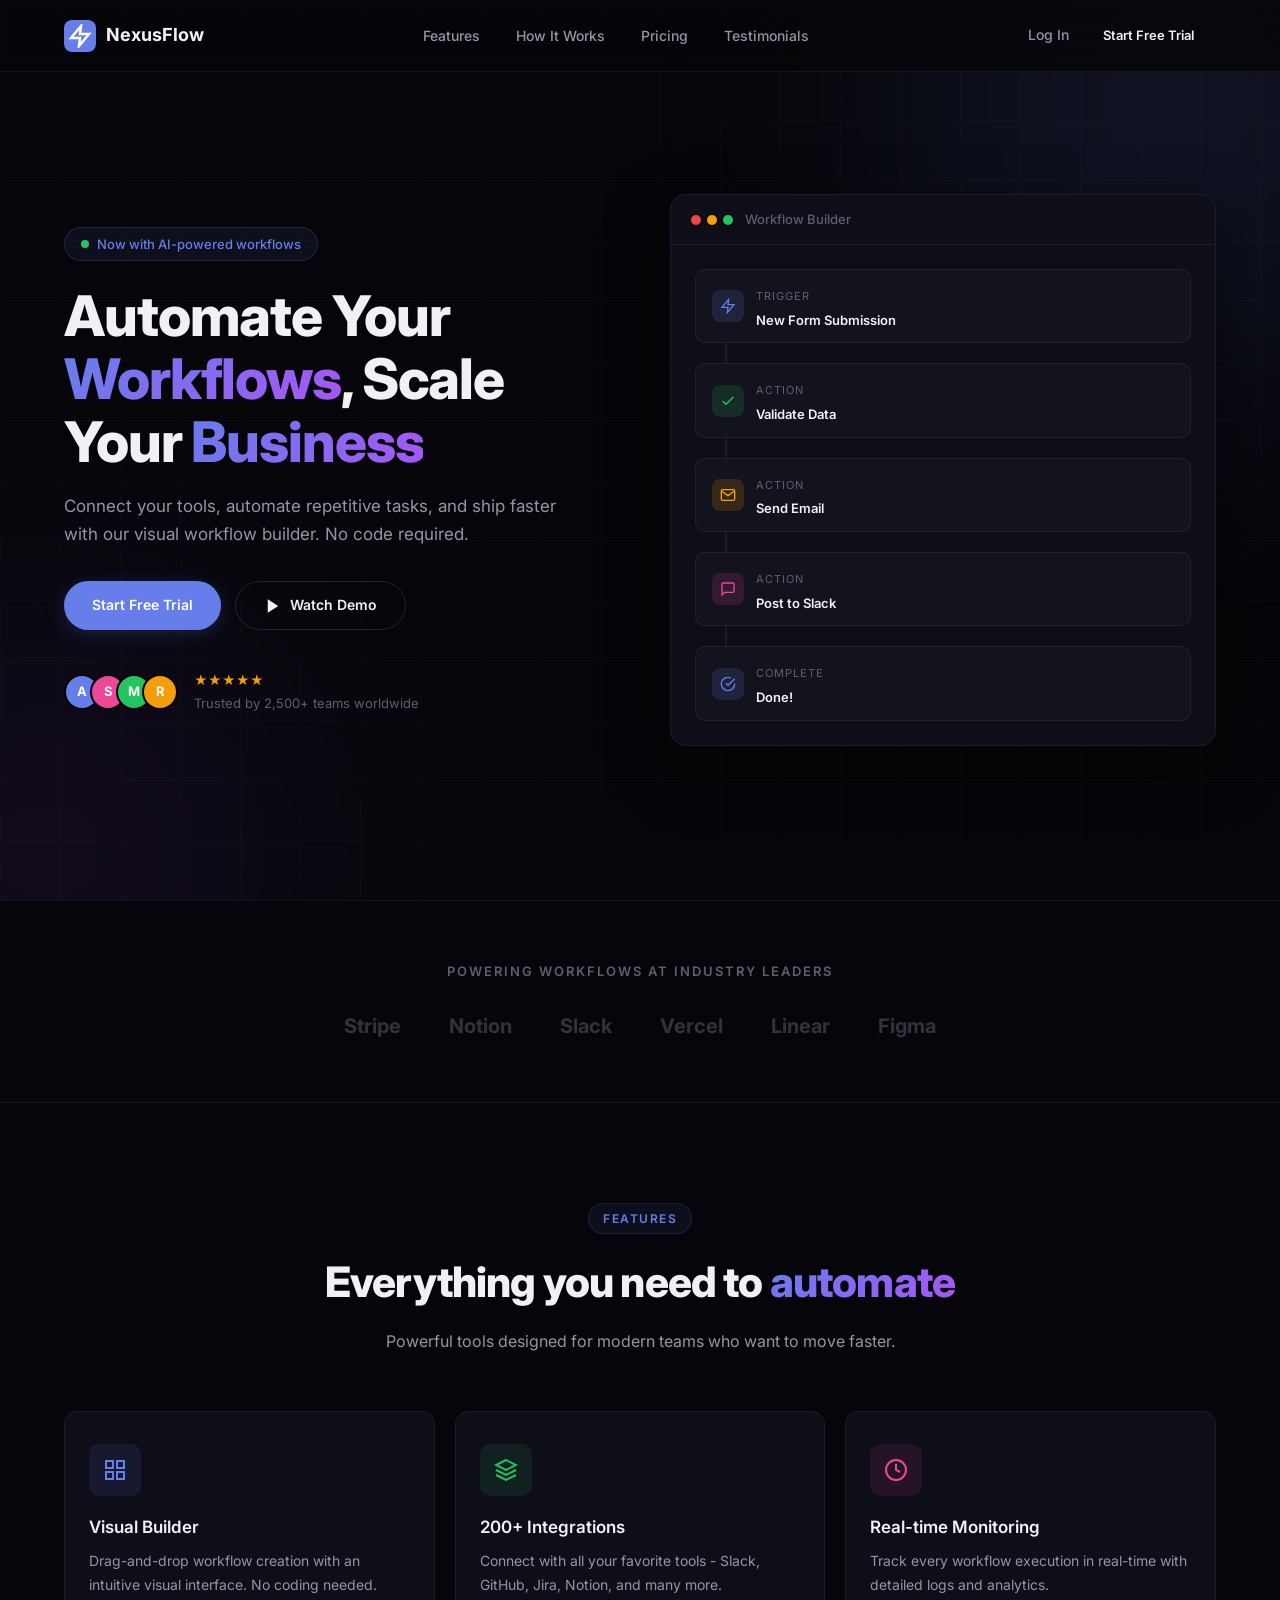
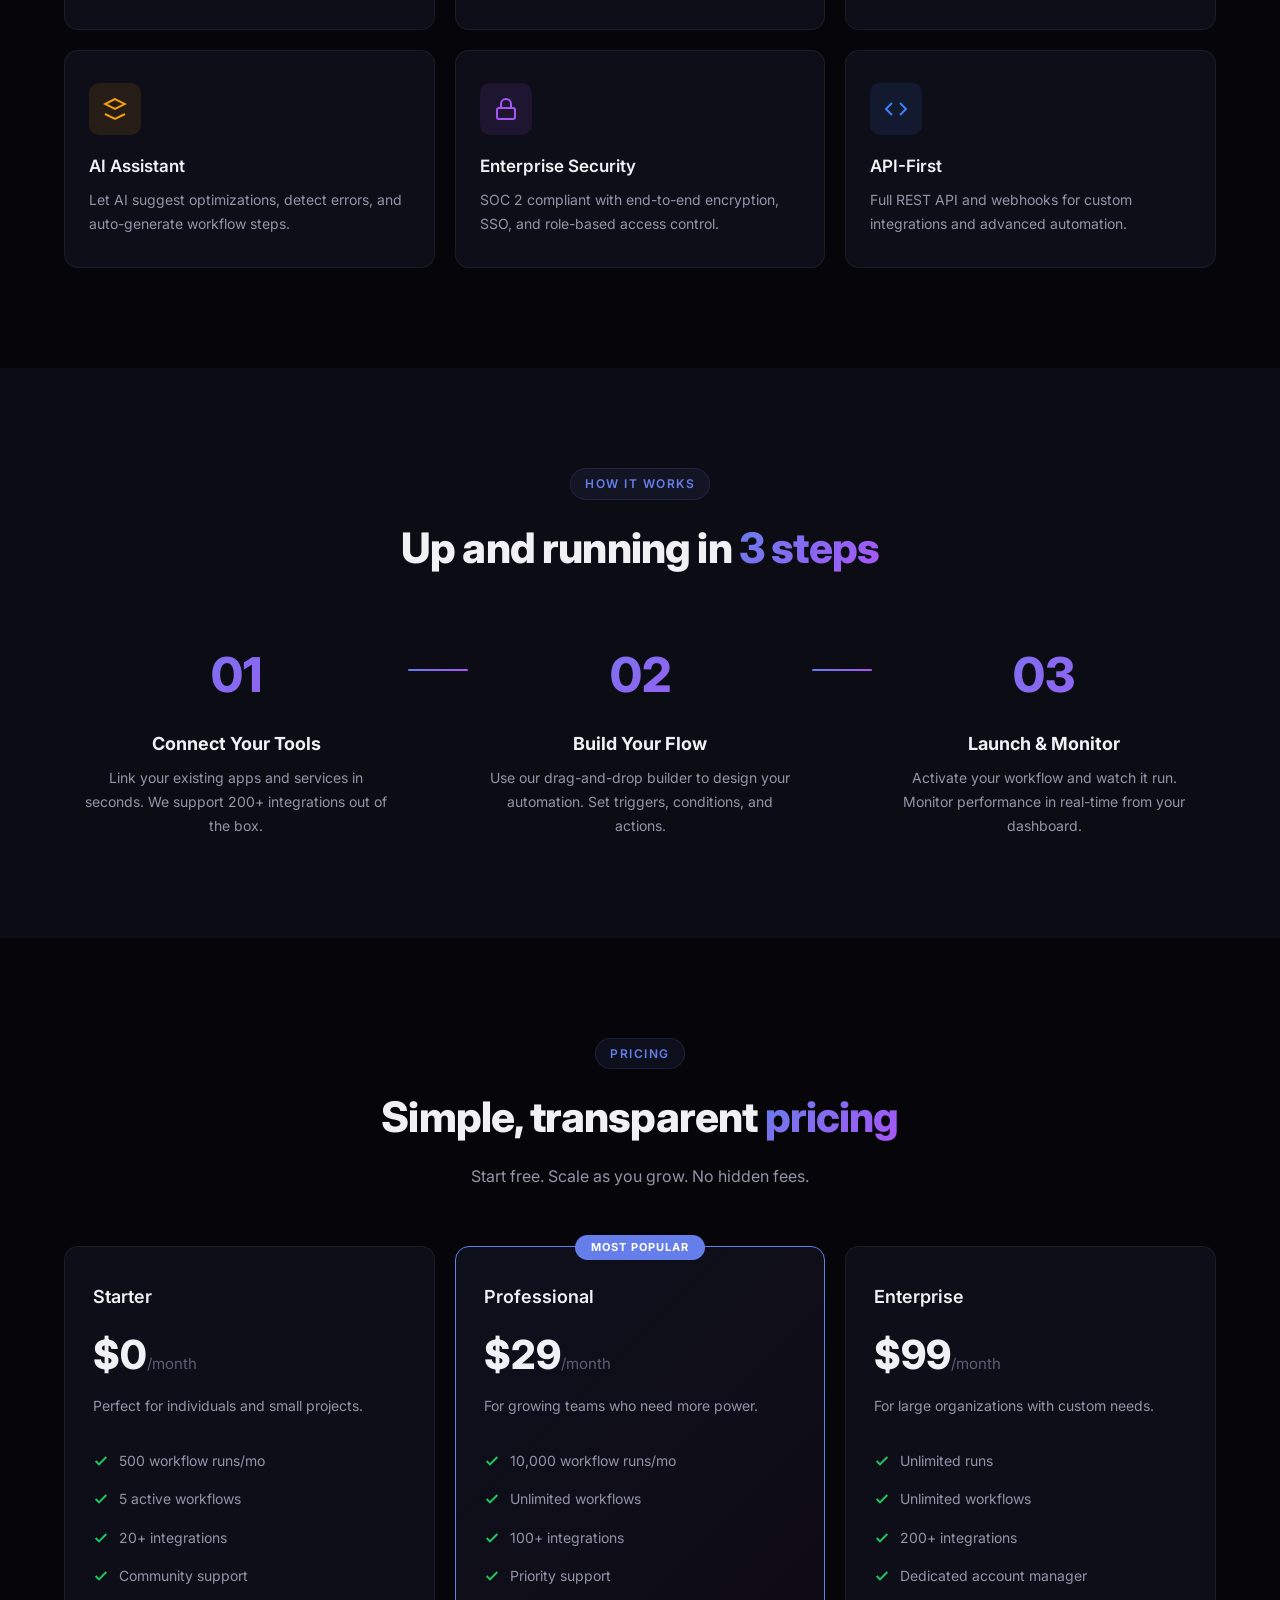
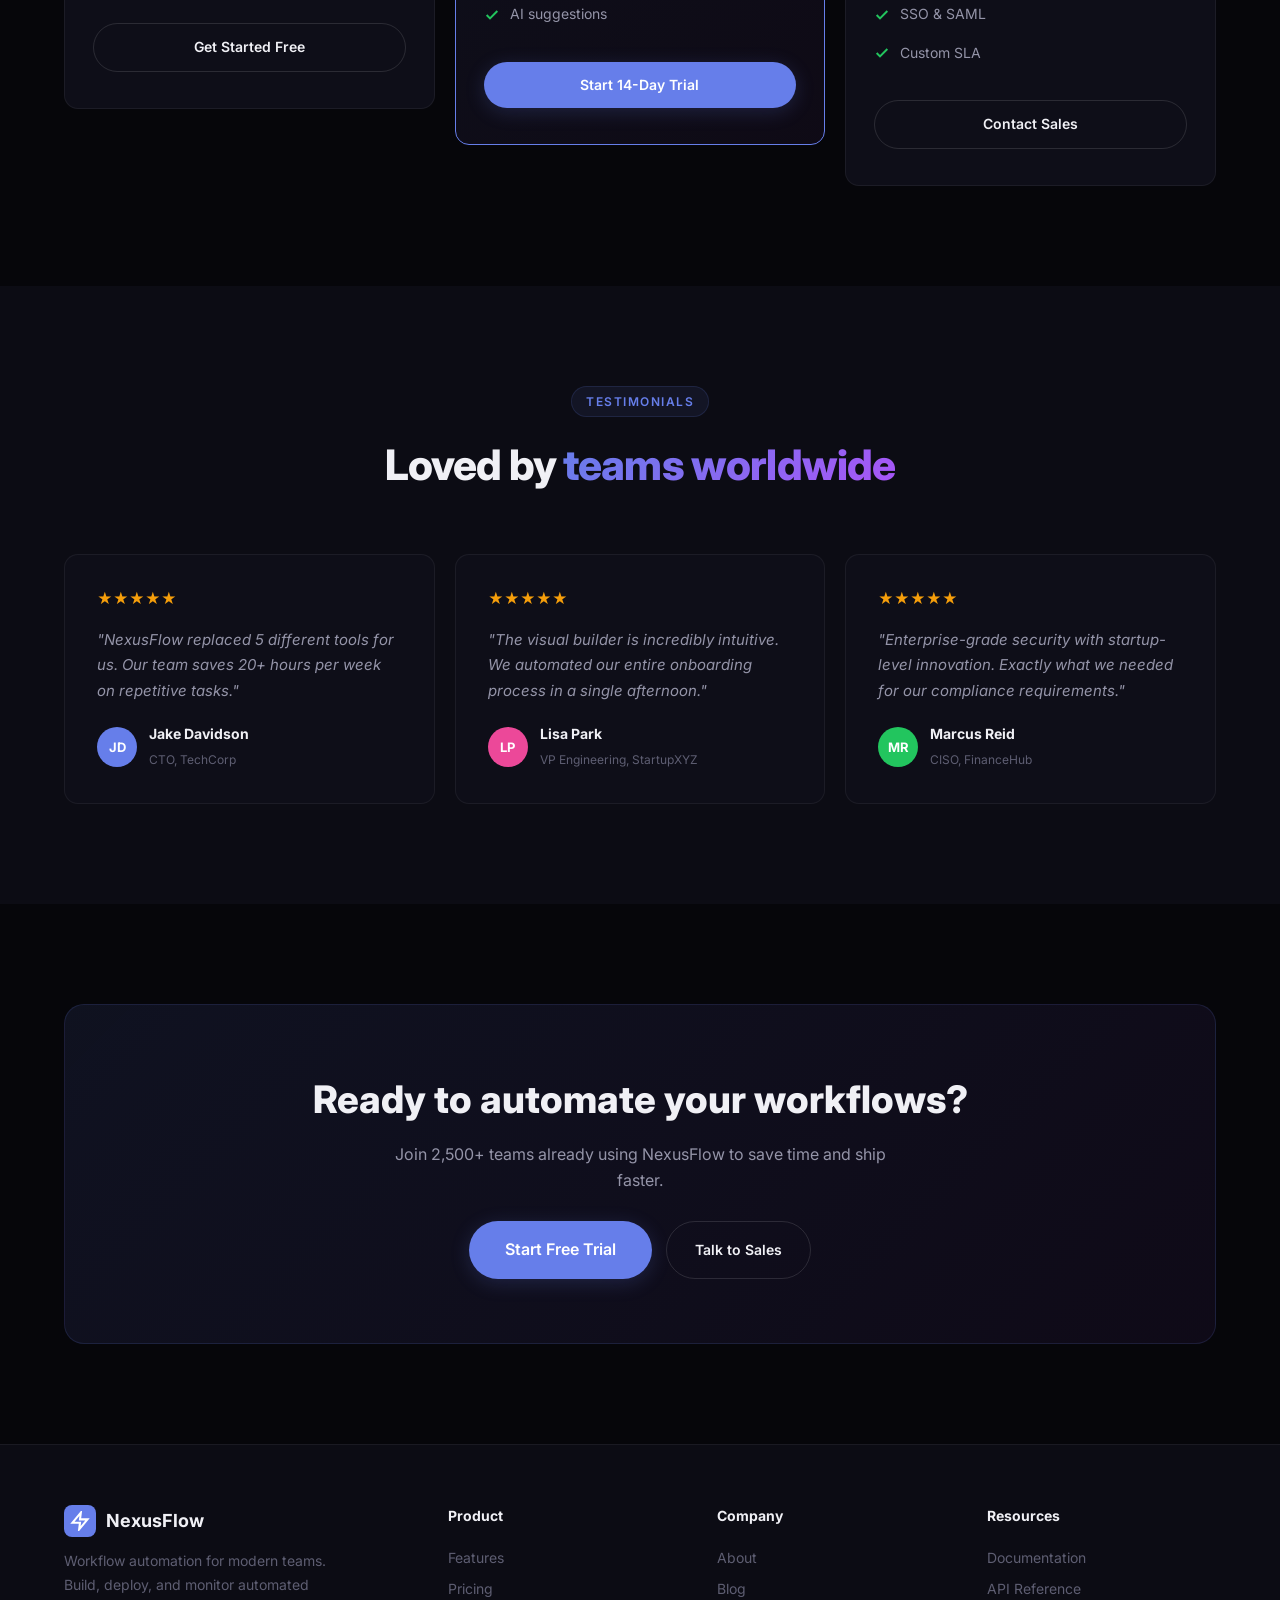
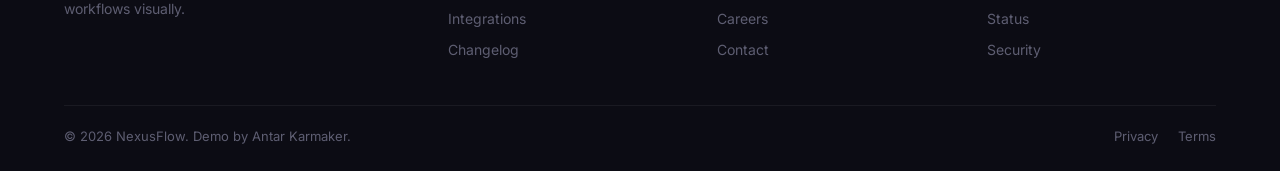
<file: projects/corporate/index.html>
<!DOCTYPE html>
<html lang="en">
<head>
    <meta charset="UTF-8">
    <meta name="viewport" content="width=device-width, initial-scale=1.0">
    <title>NexusFlow - Workflow Automation Platform</title>
    <link rel="preconnect" href="https://fonts.googleapis.com">
    <link rel="preconnect" href="https://fonts.gstatic.com" crossorigin>
    <link href="https://fonts.googleapis.com/css2?family=Inter:wght@300;400;500;600;700;800&display=swap" rel="stylesheet">
    <link rel="stylesheet" href="style.css">
</head>
<body>

    <nav class="nav" id="nav">
        <div class="nav-inner container">
            <a href="#" class="logo">
                <div class="logo-icon">
                    <svg width="24" height="24" viewBox="0 0 24 24" fill="none" stroke="currentColor" stroke-width="2.5"><polygon points="13 2 3 14 12 14 11 22 21 10 12 10 13 2"/></svg>
                </div>
                NexusFlow
            </a>
            <ul class="nav-links" id="navLinks">
                <li><a href="#features">Features</a></li>
                <li><a href="#how">How It Works</a></li>
                <li><a href="#pricing">Pricing</a></li>
                <li><a href="#testimonials">Testimonials</a></li>
            </ul>
            <div class="nav-actions">
                <a href="#" class="nav-login">Log In</a>
                <a href="#pricing" class="btn btn-sm">Start Free Trial</a>
                <button class="hamburger" id="hamburger" aria-label="Menu"><span></span><span></span><span></span></button>
            </div>
        </div>
    </nav>

    <main>
        <section class="hero" id="home">
            <div class="hero-bg-effects">
                <div class="glow glow-1"></div>
                <div class="glow glow-2"></div>
                <div class="grid-bg"></div>
            </div>
            <div class="container hero-layout">
                <div class="hero-content reveal">
                    <div class="hero-badge">
                        <span class="pulse-dot"></span>
                        Now with AI-powered workflows
                    </div>
                    <h1>Automate Your <span class="gradient">Workflows</span>, Scale Your <span class="gradient">Business</span></h1>
                    <p>Connect your tools, automate repetitive tasks, and ship faster with our visual workflow builder. No code required.</p>
                    <div class="hero-ctas">
                        <a href="#pricing" class="btn btn-primary">Start Free Trial</a>
                        <a href="#how" class="btn btn-outline">
                            <svg width="18" height="18" viewBox="0 0 24 24" fill="currentColor"><polygon points="5 3 19 12 5 21 5 3"/></svg>
                            Watch Demo
                        </a>
                    </div>
                    <div class="hero-proof">
                        <div class="avatars">
                            <div class="av" style="background:#667eea;">A</div>
                            <div class="av" style="background:#ec4899;">S</div>
                            <div class="av" style="background:#22c55e;">M</div>
                            <div class="av" style="background:#f59e0b;">R</div>
                        </div>
                        <div class="proof-text">
                            <div class="proof-stars">&#9733;&#9733;&#9733;&#9733;&#9733;</div>
                            <span>Trusted by 2,500+ teams worldwide</span>
                        </div>
                    </div>
                </div>
                <div class="hero-visual reveal">
                    <div class="dashboard-mock">
                        <div class="dash-header">
                            <div class="dots"><span></span><span></span><span></span></div>
                            <span class="dash-title">Workflow Builder</span>
                        </div>
                        <div class="dash-body">
                            <div class="workflow-node node-trigger">
                                <div class="node-icon" style="background:rgba(102,126,234,0.15);color:#667eea;">
                                    <svg width="16" height="16" viewBox="0 0 24 24" fill="none" stroke="currentColor" stroke-width="2"><polygon points="13 2 3 14 12 14 11 22 21 10 12 10 13 2"/></svg>
                                </div>
                                <div><small>Trigger</small><strong>New Form Submission</strong></div>
                            </div>
                            <div class="connector"></div>
                            <div class="workflow-node node-action">
                                <div class="node-icon" style="background:rgba(34,197,94,0.15);color:#22c55e;">
                                    <svg width="16" height="16" viewBox="0 0 24 24" fill="none" stroke="currentColor" stroke-width="2"><polyline points="20 6 9 17 4 12"/></svg>
                                </div>
                                <div><small>Action</small><strong>Validate Data</strong></div>
                            </div>
                            <div class="connector"></div>
                            <div class="workflow-node node-action">
                                <div class="node-icon" style="background:rgba(245,158,11,0.15);color:#f59e0b;">
                                    <svg width="16" height="16" viewBox="0 0 24 24" fill="none" stroke="currentColor" stroke-width="2"><path d="M4 4h16c1.1 0 2 .9 2 2v12c0 1.1-.9 2-2 2H4c-1.1 0-2-.9-2-2V6c0-1.1.9-2 2-2z"/><polyline points="22,6 12,13 2,6"/></svg>
                                </div>
                                <div><small>Action</small><strong>Send Email</strong></div>
                            </div>
                            <div class="connector"></div>
                            <div class="workflow-node node-action">
                                <div class="node-icon" style="background:rgba(236,72,153,0.15);color:#ec4899;">
                                    <svg width="16" height="16" viewBox="0 0 24 24" fill="none" stroke="currentColor" stroke-width="2"><path d="M21 15a2 2 0 01-2 2H7l-4 4V5a2 2 0 012-2h14a2 2 0 012 2z"/></svg>
                                </div>
                                <div><small>Action</small><strong>Post to Slack</strong></div>
                            </div>
                            <div class="connector"></div>
                            <div class="workflow-node node-end">
                                <div class="node-icon" style="background:rgba(102,126,234,0.15);color:#667eea;">
                                    <svg width="16" height="16" viewBox="0 0 24 24" fill="none" stroke="currentColor" stroke-width="2"><path d="M22 11.08V12a10 10 0 11-5.93-9.14"/><polyline points="22 4 12 14.01 9 11.01"/></svg>
                                </div>
                                <div><small>Complete</small><strong>Done!</strong></div>
                            </div>
                        </div>
                    </div>
                </div>
            </div>
        </section>

        <section class="logos-section">
            <div class="container">
                <p class="logos-label reveal">Powering workflows at industry leaders</p>
                <div class="logos-row reveal">
                    <div class="logo-item">Stripe</div>
                    <div class="logo-item">Notion</div>
                    <div class="logo-item">Slack</div>
                    <div class="logo-item">Vercel</div>
                    <div class="logo-item">Linear</div>
                    <div class="logo-item">Figma</div>
                </div>
            </div>
        </section>

        <section class="features" id="features">
            <div class="container">
                <div class="section-header reveal">
                    <span class="tag">Features</span>
                    <h2>Everything you need to <span class="gradient">automate</span></h2>
                    <p>Powerful tools designed for modern teams who want to move faster.</p>
                </div>
                <div class="features-grid">
                    <div class="feature-card reveal">
                        <div class="feature-icon" style="background:rgba(102,126,234,0.1);color:#667eea;">
                            <svg width="24" height="24" viewBox="0 0 24 24" fill="none" stroke="currentColor" stroke-width="2"><rect x="3" y="3" width="7" height="7"/><rect x="14" y="3" width="7" height="7"/><rect x="14" y="14" width="7" height="7"/><rect x="3" y="14" width="7" height="7"/></svg>
                        </div>
                        <h3>Visual Builder</h3>
                        <p>Drag-and-drop workflow creation with an intuitive visual interface. No coding needed.</p>
                    </div>
                    <div class="feature-card reveal">
                        <div class="feature-icon" style="background:rgba(34,197,94,0.1);color:#22c55e;">
                            <svg width="24" height="24" viewBox="0 0 24 24" fill="none" stroke="currentColor" stroke-width="2"><path d="M12 2L2 7l10 5 10-5-10-5z"/><path d="M2 17l10 5 10-5"/><path d="M2 12l10 5 10-5"/></svg>
                        </div>
                        <h3>200+ Integrations</h3>
                        <p>Connect with all your favorite tools - Slack, GitHub, Jira, Notion, and many more.</p>
                    </div>
                    <div class="feature-card reveal">
                        <div class="feature-icon" style="background:rgba(236,72,153,0.1);color:#ec4899;">
                            <svg width="24" height="24" viewBox="0 0 24 24" fill="none" stroke="currentColor" stroke-width="2"><path d="M12 2a10 10 0 100 20 10 10 0 000-20z"/><path d="M12 6v6l4 2"/></svg>
                        </div>
                        <h3>Real-time Monitoring</h3>
                        <p>Track every workflow execution in real-time with detailed logs and analytics.</p>
                    </div>
                    <div class="feature-card reveal">
                        <div class="feature-icon" style="background:rgba(245,158,11,0.1);color:#f59e0b;">
                            <svg width="24" height="24" viewBox="0 0 24 24" fill="none" stroke="currentColor" stroke-width="2"><path d="M12 2L2 7l10 5 10-5-10-5z"/><path d="M2 17l10 5 10-5"/></svg>
                        </div>
                        <h3>AI Assistant</h3>
                        <p>Let AI suggest optimizations, detect errors, and auto-generate workflow steps.</p>
                    </div>
                    <div class="feature-card reveal">
                        <div class="feature-icon" style="background:rgba(168,85,247,0.1);color:#a855f7;">
                            <svg width="24" height="24" viewBox="0 0 24 24" fill="none" stroke="currentColor" stroke-width="2"><rect x="3" y="11" width="18" height="11" rx="2" ry="2"/><path d="M7 11V7a5 5 0 0110 0v4"/></svg>
                        </div>
                        <h3>Enterprise Security</h3>
                        <p>SOC 2 compliant with end-to-end encryption, SSO, and role-based access control.</p>
                    </div>
                    <div class="feature-card reveal">
                        <div class="feature-icon" style="background:rgba(59,130,246,0.1);color:#3b82f6;">
                            <svg width="24" height="24" viewBox="0 0 24 24" fill="none" stroke="currentColor" stroke-width="2"><polyline points="16 18 22 12 16 6"/><polyline points="8 6 2 12 8 18"/></svg>
                        </div>
                        <h3>API-First</h3>
                        <p>Full REST API and webhooks for custom integrations and advanced automation.</p>
                    </div>
                </div>
            </div>
        </section>

        <section class="how" id="how">
            <div class="container">
                <div class="section-header reveal">
                    <span class="tag">How It Works</span>
                    <h2>Up and running in <span class="gradient">3 steps</span></h2>
                </div>
                <div class="steps">
                    <div class="step reveal">
                        <div class="step-num">01</div>
                        <h3>Connect Your Tools</h3>
                        <p>Link your existing apps and services in seconds. We support 200+ integrations out of the box.</p>
                    </div>
                    <div class="step-connector reveal"></div>
                    <div class="step reveal">
                        <div class="step-num">02</div>
                        <h3>Build Your Flow</h3>
                        <p>Use our drag-and-drop builder to design your automation. Set triggers, conditions, and actions.</p>
                    </div>
                    <div class="step-connector reveal"></div>
                    <div class="step reveal">
                        <div class="step-num">03</div>
                        <h3>Launch & Monitor</h3>
                        <p>Activate your workflow and watch it run. Monitor performance in real-time from your dashboard.</p>
                    </div>
                </div>
            </div>
        </section>

        <section class="pricing" id="pricing">
            <div class="container">
                <div class="section-header reveal">
                    <span class="tag">Pricing</span>
                    <h2>Simple, transparent <span class="gradient">pricing</span></h2>
                    <p>Start free. Scale as you grow. No hidden fees.</p>
                </div>
                <div class="pricing-grid">
                    <div class="price-card reveal">
                        <h3>Starter</h3>
                        <div class="price"><span class="amount">$0</span><span class="period">/month</span></div>
                        <p class="price-desc">Perfect for individuals and small projects.</p>
                        <ul class="price-features">
                            <li><svg width="16" height="16" viewBox="0 0 24 24" fill="none" stroke="#22c55e" stroke-width="3"><polyline points="20 6 9 17 4 12"/></svg> 500 workflow runs/mo</li>
                            <li><svg width="16" height="16" viewBox="0 0 24 24" fill="none" stroke="#22c55e" stroke-width="3"><polyline points="20 6 9 17 4 12"/></svg> 5 active workflows</li>
                            <li><svg width="16" height="16" viewBox="0 0 24 24" fill="none" stroke="#22c55e" stroke-width="3"><polyline points="20 6 9 17 4 12"/></svg> 20+ integrations</li>
                            <li><svg width="16" height="16" viewBox="0 0 24 24" fill="none" stroke="#22c55e" stroke-width="3"><polyline points="20 6 9 17 4 12"/></svg> Community support</li>
                        </ul>
                        <a href="#" class="btn btn-outline btn-block">Get Started Free</a>
                    </div>
                    <div class="price-card popular reveal">
                        <div class="popular-badge">Most Popular</div>
                        <h3>Professional</h3>
                        <div class="price"><span class="amount">$29</span><span class="period">/month</span></div>
                        <p class="price-desc">For growing teams who need more power.</p>
                        <ul class="price-features">
                            <li><svg width="16" height="16" viewBox="0 0 24 24" fill="none" stroke="#22c55e" stroke-width="3"><polyline points="20 6 9 17 4 12"/></svg> 10,000 workflow runs/mo</li>
                            <li><svg width="16" height="16" viewBox="0 0 24 24" fill="none" stroke="#22c55e" stroke-width="3"><polyline points="20 6 9 17 4 12"/></svg> Unlimited workflows</li>
                            <li><svg width="16" height="16" viewBox="0 0 24 24" fill="none" stroke="#22c55e" stroke-width="3"><polyline points="20 6 9 17 4 12"/></svg> 100+ integrations</li>
                            <li><svg width="16" height="16" viewBox="0 0 24 24" fill="none" stroke="#22c55e" stroke-width="3"><polyline points="20 6 9 17 4 12"/></svg> Priority support</li>
                            <li><svg width="16" height="16" viewBox="0 0 24 24" fill="none" stroke="#22c55e" stroke-width="3"><polyline points="20 6 9 17 4 12"/></svg> AI suggestions</li>
                        </ul>
                        <a href="#" class="btn btn-primary btn-block">Start 14-Day Trial</a>
                    </div>
                    <div class="price-card reveal">
                        <h3>Enterprise</h3>
                        <div class="price"><span class="amount">$99</span><span class="period">/month</span></div>
                        <p class="price-desc">For large organizations with custom needs.</p>
                        <ul class="price-features">
                            <li><svg width="16" height="16" viewBox="0 0 24 24" fill="none" stroke="#22c55e" stroke-width="3"><polyline points="20 6 9 17 4 12"/></svg> Unlimited runs</li>
                            <li><svg width="16" height="16" viewBox="0 0 24 24" fill="none" stroke="#22c55e" stroke-width="3"><polyline points="20 6 9 17 4 12"/></svg> Unlimited workflows</li>
                            <li><svg width="16" height="16" viewBox="0 0 24 24" fill="none" stroke="#22c55e" stroke-width="3"><polyline points="20 6 9 17 4 12"/></svg> 200+ integrations</li>
                            <li><svg width="16" height="16" viewBox="0 0 24 24" fill="none" stroke="#22c55e" stroke-width="3"><polyline points="20 6 9 17 4 12"/></svg> Dedicated account manager</li>
                            <li><svg width="16" height="16" viewBox="0 0 24 24" fill="none" stroke="#22c55e" stroke-width="3"><polyline points="20 6 9 17 4 12"/></svg> SSO & SAML</li>
                            <li><svg width="16" height="16" viewBox="0 0 24 24" fill="none" stroke="#22c55e" stroke-width="3"><polyline points="20 6 9 17 4 12"/></svg> Custom SLA</li>
                        </ul>
                        <a href="#" class="btn btn-outline btn-block">Contact Sales</a>
                    </div>
                </div>
            </div>
        </section>

        <section class="testimonials" id="testimonials">
            <div class="container">
                <div class="section-header reveal">
                    <span class="tag">Testimonials</span>
                    <h2>Loved by <span class="gradient">teams worldwide</span></h2>
                </div>
                <div class="testi-grid reveal">
                    <div class="testi-card">
                        <div class="testi-stars">&#9733;&#9733;&#9733;&#9733;&#9733;</div>
                        <p>"NexusFlow replaced 5 different tools for us. Our team saves 20+ hours per week on repetitive tasks."</p>
                        <div class="testi-author">
                            <div class="testi-av" style="background:#667eea;">JD</div>
                            <div><strong>Jake Davidson</strong><span>CTO, TechCorp</span></div>
                        </div>
                    </div>
                    <div class="testi-card">
                        <div class="testi-stars">&#9733;&#9733;&#9733;&#9733;&#9733;</div>
                        <p>"The visual builder is incredibly intuitive. We automated our entire onboarding process in a single afternoon."</p>
                        <div class="testi-author">
                            <div class="testi-av" style="background:#ec4899;">LP</div>
                            <div><strong>Lisa Park</strong><span>VP Engineering, StartupXYZ</span></div>
                        </div>
                    </div>
                    <div class="testi-card">
                        <div class="testi-stars">&#9733;&#9733;&#9733;&#9733;&#9733;</div>
                        <p>"Enterprise-grade security with startup-level innovation. Exactly what we needed for our compliance requirements."</p>
                        <div class="testi-author">
                            <div class="testi-av" style="background:#22c55e;">MR</div>
                            <div><strong>Marcus Reid</strong><span>CISO, FinanceHub</span></div>
                        </div>
                    </div>
                </div>
            </div>
        </section>

        <section class="cta-section">
            <div class="container">
                <div class="cta-box reveal">
                    <h2>Ready to automate your workflows?</h2>
                    <p>Join 2,500+ teams already using NexusFlow to save time and ship faster.</p>
                    <div class="cta-btns">
                        <a href="#pricing" class="btn btn-primary btn-lg">Start Free Trial</a>
                        <a href="#" class="btn btn-outline">Talk to Sales</a>
                    </div>
                </div>
            </div>
        </section>
    </main>

    <footer class="footer">
        <div class="container">
            <div class="footer-grid">
                <div class="footer-brand">
                    <a href="#" class="logo"><div class="logo-icon"><svg width="20" height="20" viewBox="0 0 24 24" fill="none" stroke="currentColor" stroke-width="2.5"><polygon points="13 2 3 14 12 14 11 22 21 10 12 10 13 2"/></svg></div>NexusFlow</a>
                    <p>Workflow automation for modern teams. Build, deploy, and monitor automated workflows visually.</p>
                </div>
                <div class="footer-col">
                    <h4>Product</h4>
                    <a href="#">Features</a><a href="#">Pricing</a><a href="#">Integrations</a><a href="#">Changelog</a>
                </div>
                <div class="footer-col">
                    <h4>Company</h4>
                    <a href="#">About</a><a href="#">Blog</a><a href="#">Careers</a><a href="#">Contact</a>
                </div>
                <div class="footer-col">
                    <h4>Resources</h4>
                    <a href="#">Documentation</a><a href="#">API Reference</a><a href="#">Status</a><a href="#">Security</a>
                </div>
            </div>
            <div class="footer-bottom">
                <p>&copy; 2026 NexusFlow. Demo by Antar Karmaker.</p>
                <div class="footer-legal"><a href="#">Privacy</a><a href="#">Terms</a></div>
            </div>
        </div>
    </footer>

    <script src="script.js"></script>
</body>
</html>
</file>
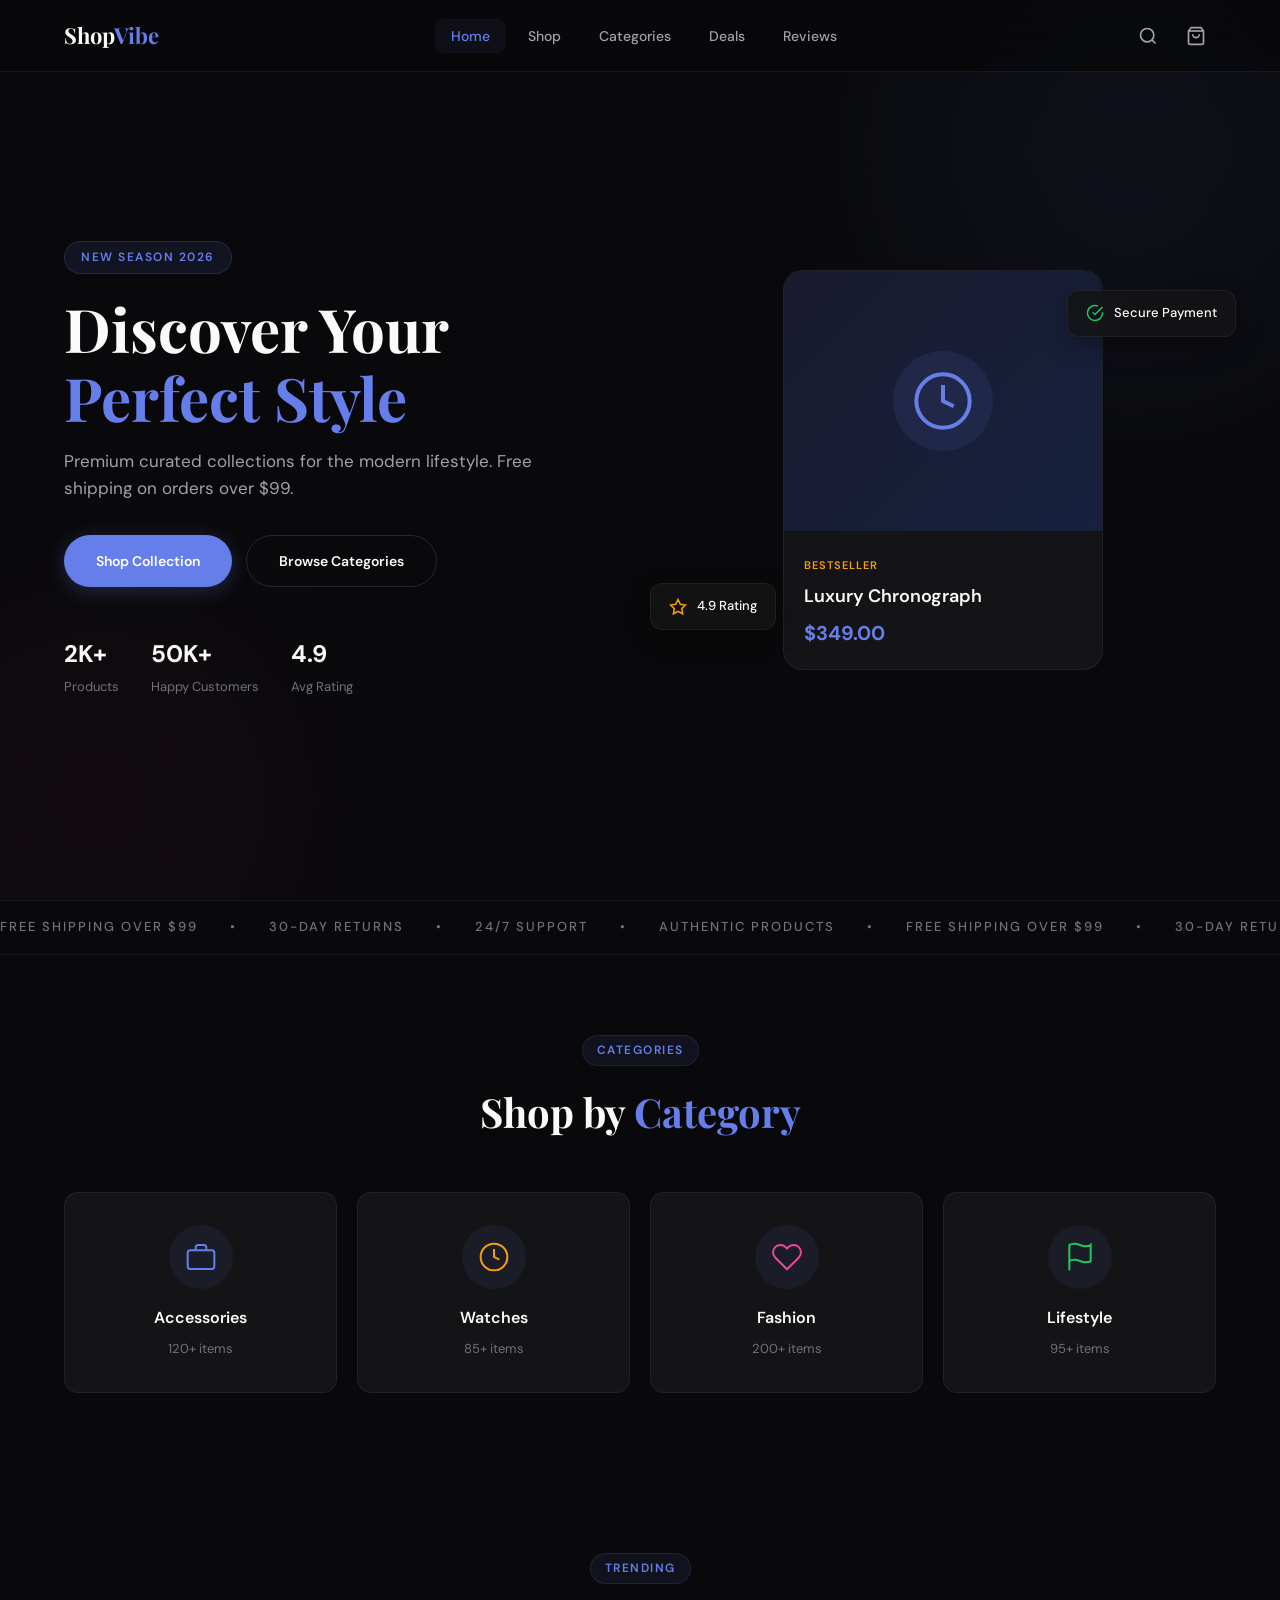
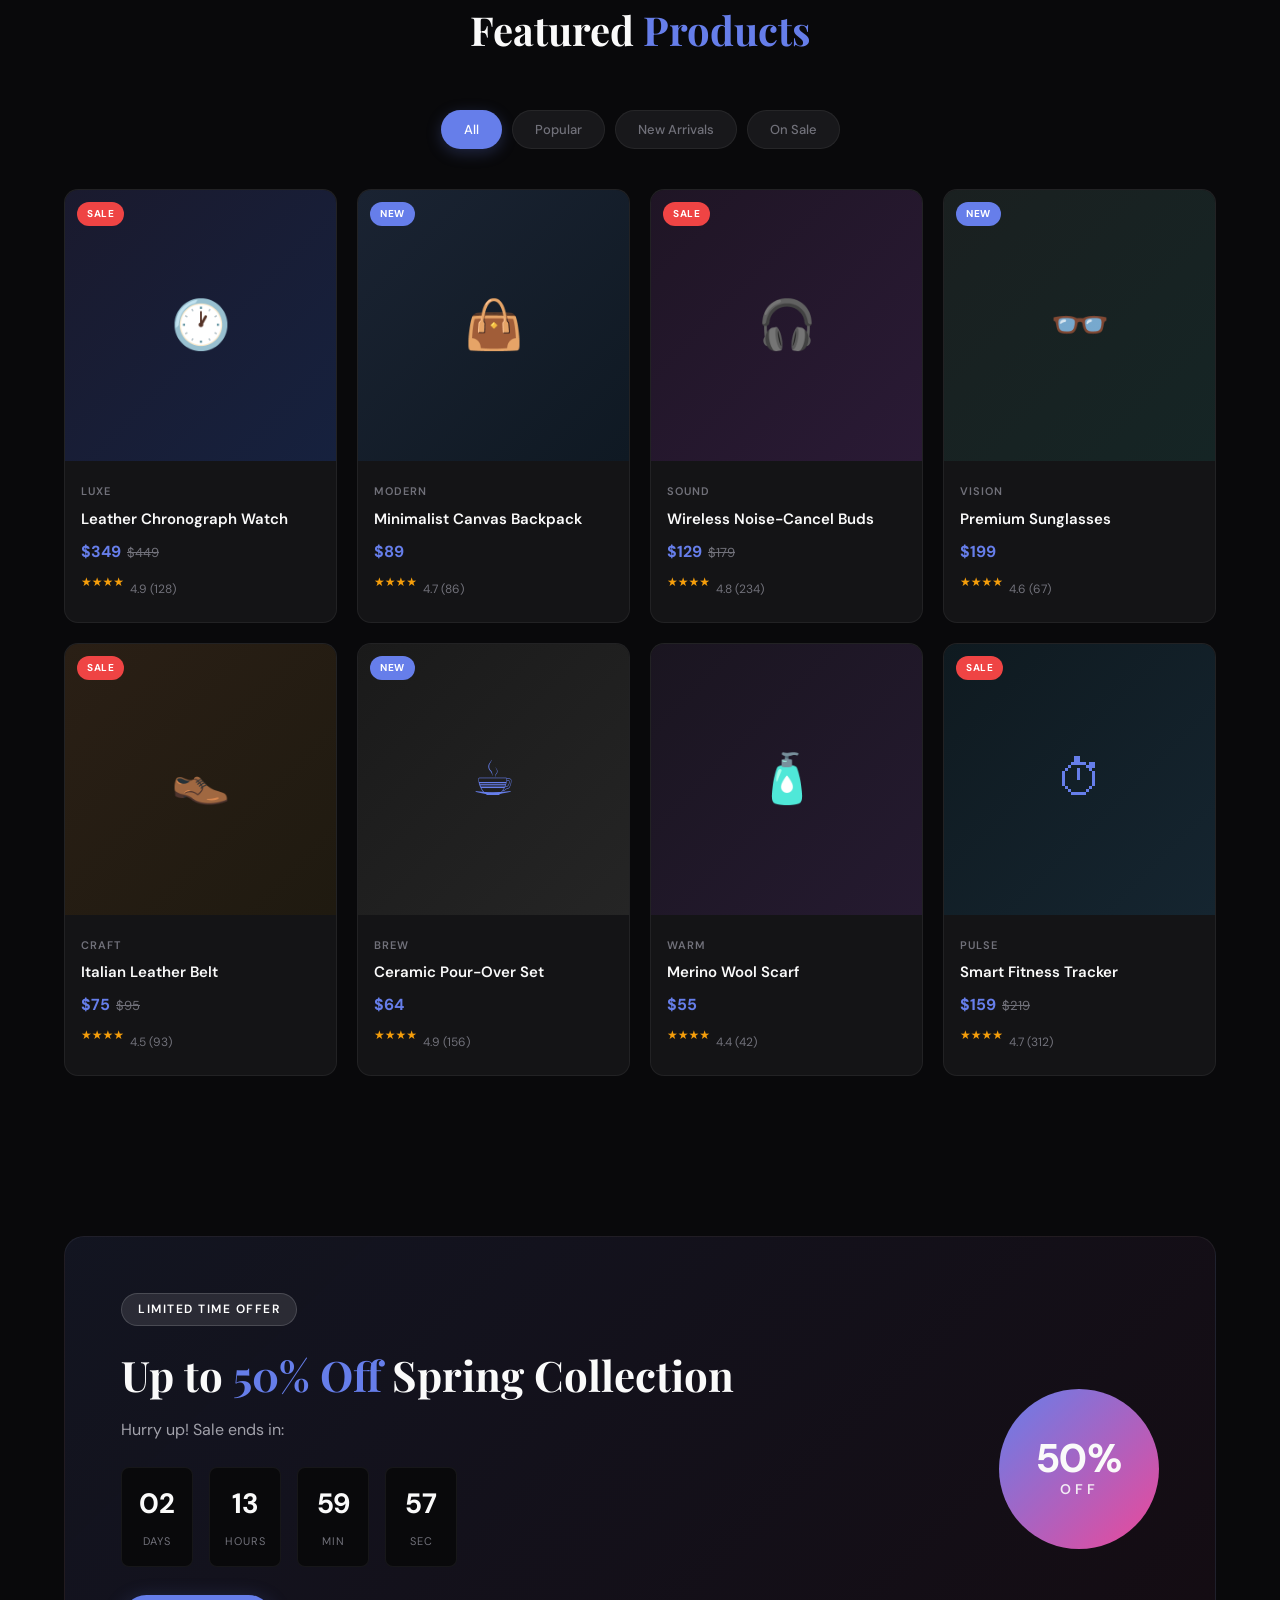
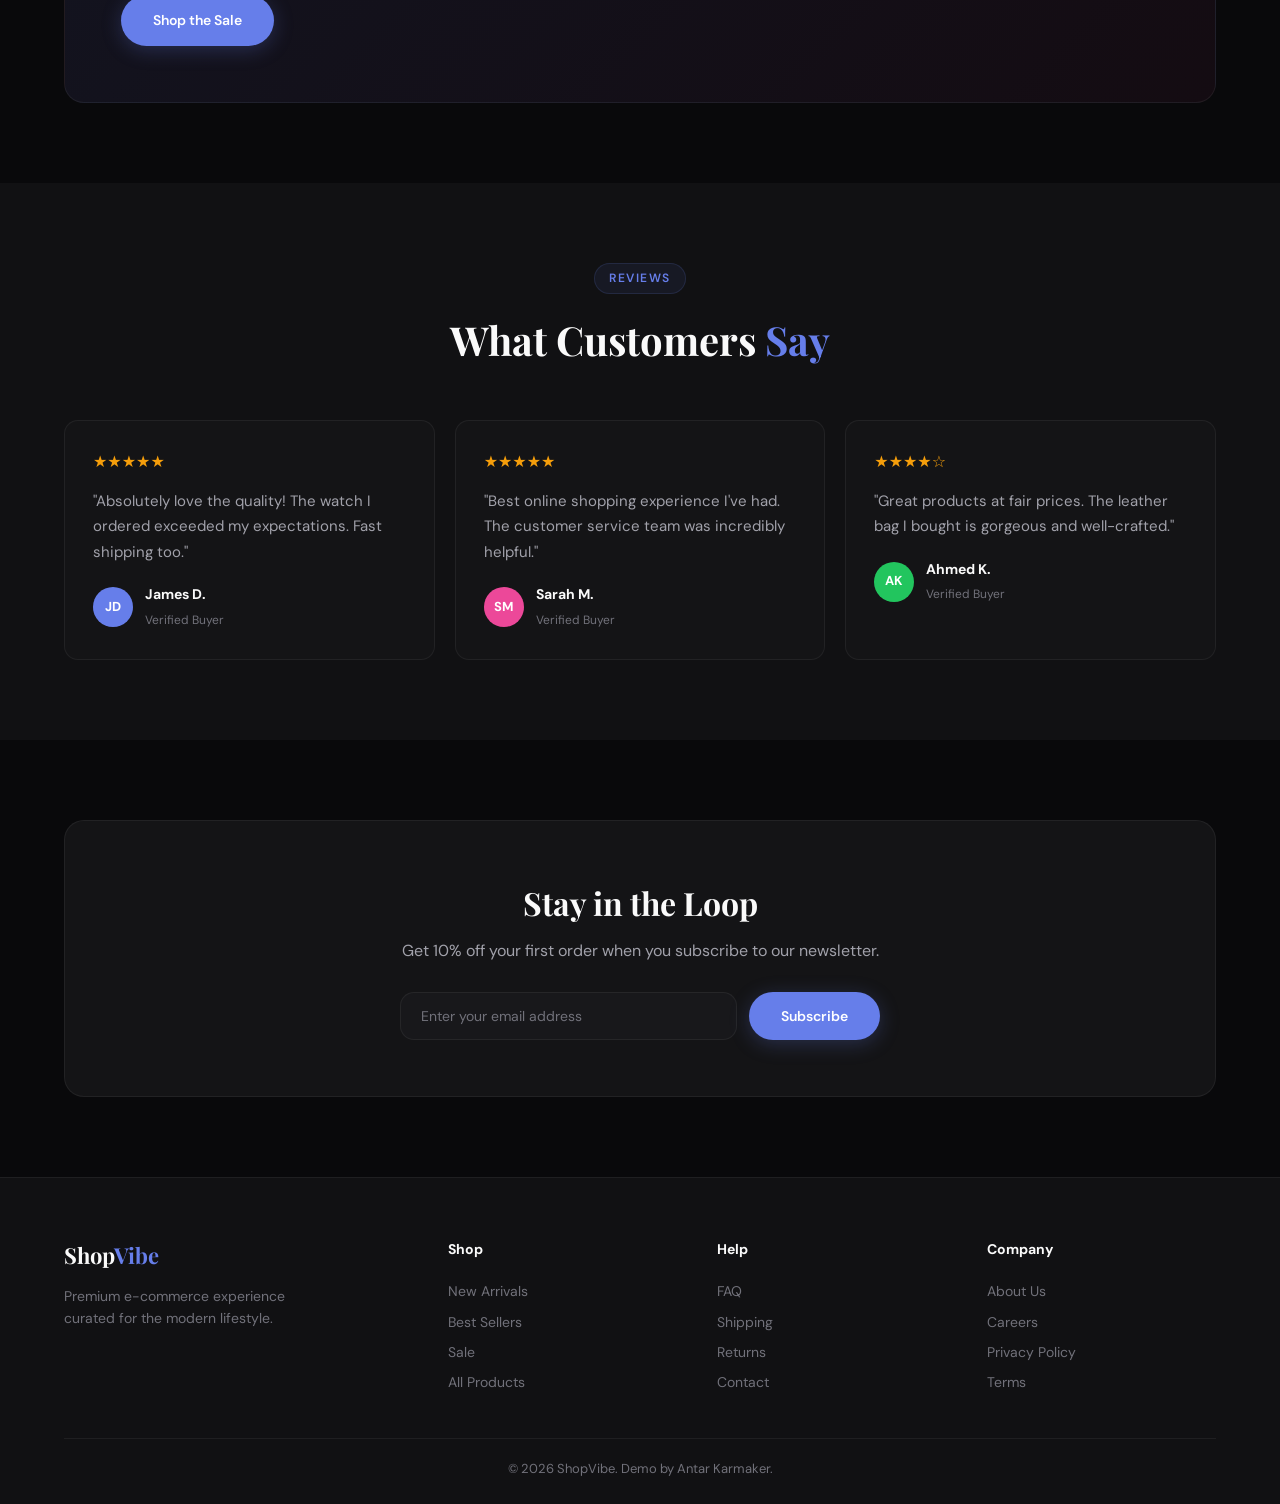
<file: projects/ecommerce/index.html>
<!DOCTYPE html>
<html lang="en">
<head>
    <meta charset="UTF-8">
    <meta name="viewport" content="width=device-width, initial-scale=1.0">
    <title>ShopVibe - Premium E-Commerce Store</title>
    <link rel="preconnect" href="https://fonts.googleapis.com">
    <link rel="preconnect" href="https://fonts.gstatic.com" crossorigin>
    <link href="https://fonts.googleapis.com/css2?family=DM+Sans:wght@300;400;500;600;700&family=Playfair+Display:wght@400;500;600;700&display=swap" rel="stylesheet">
    <link rel="stylesheet" href="style.css">
</head>
<body>

    <nav class="navbar" id="navbar">
        <div class="nav-inner container">
            <a href="#" class="logo">Shop<span>Vibe</span></a>
            <ul class="nav-menu" id="navMenu">
                <li><a href="#home" class="nav-link active">Home</a></li>
                <li><a href="#products" class="nav-link">Shop</a></li>
                <li><a href="#categories" class="nav-link">Categories</a></li>
                <li><a href="#deals" class="nav-link">Deals</a></li>
                <li><a href="#testimonials" class="nav-link">Reviews</a></li>
            </ul>
            <div class="nav-actions">
                <button class="icon-btn search-toggle" aria-label="Search">
                    <svg width="20" height="20" viewBox="0 0 24 24" fill="none" stroke="currentColor" stroke-width="2"><circle cx="11" cy="11" r="8"/><line x1="21" y1="21" x2="16.65" y2="16.65"/></svg>
                </button>
                <button class="icon-btn cart-toggle" id="cartToggle" aria-label="Cart">
                    <svg width="20" height="20" viewBox="0 0 24 24" fill="none" stroke="currentColor" stroke-width="2"><path d="M6 2L3 6v14a2 2 0 002 2h14a2 2 0 002-2V6l-3-4z"/><line x1="3" y1="6" x2="21" y2="6"/><path d="M16 10a4 4 0 01-8 0"/></svg>
                    <span class="cart-badge" id="cartBadge">0</span>
                </button>
                <button class="hamburger" id="hamburger" aria-label="Menu">
                    <span></span><span></span><span></span>
                </button>
            </div>
        </div>
    </nav>

    <div class="search-overlay" id="searchOverlay">
        <div class="container">
            <div class="search-box">
                <svg width="20" height="20" viewBox="0 0 24 24" fill="none" stroke="currentColor" stroke-width="2"><circle cx="11" cy="11" r="8"/><line x1="21" y1="21" x2="16.65" y2="16.65"/></svg>
                <input type="text" placeholder="Search products..." id="searchInput" autocomplete="off">
                <button class="search-close" id="searchClose" aria-label="Close search">&times;</button>
            </div>
        </div>
    </div>

    <div class="cart-sidebar" id="cartSidebar">
        <div class="cart-header">
            <h3>Your Cart (<span id="cartCount">0</span>)</h3>
            <button class="cart-close" id="cartClose" aria-label="Close cart">&times;</button>
        </div>
        <div class="cart-items" id="cartItems">
            <div class="cart-empty">
                <svg width="48" height="48" viewBox="0 0 24 24" fill="none" stroke="currentColor" stroke-width="1.5" style="opacity:0.3"><path d="M6 2L3 6v14a2 2 0 002 2h14a2 2 0 002-2V6l-3-4z"/><line x1="3" y1="6" x2="21" y2="6"/><path d="M16 10a4 4 0 01-8 0"/></svg>
                <p>Your cart is empty</p>
            </div>
        </div>
        <div class="cart-footer" id="cartFooter" style="display:none;">
            <div class="cart-total">
                <span>Total</span>
                <span id="cartTotal">$0.00</span>
            </div>
            <button class="btn-checkout">Checkout Now</button>
        </div>
    </div>
    <div class="cart-overlay" id="cartOverlay"></div>

    <main>
        <section class="hero" id="home">
            <div class="hero-bg">
                <div class="hero-orb hero-orb-1"></div>
                <div class="hero-orb hero-orb-2"></div>
            </div>
            <div class="container hero-grid">
                <div class="hero-content reveal">
                    <span class="badge">New Season 2026</span>
                    <h1>Discover Your <span class="accent">Perfect Style</span></h1>
                    <p>Premium curated collections for the modern lifestyle. Free shipping on orders over $99.</p>
                    <div class="hero-btns">
                        <a href="#products" class="btn btn-primary">Shop Collection</a>
                        <a href="#categories" class="btn btn-ghost">Browse Categories</a>
                    </div>
                    <div class="hero-stats">
                        <div class="hero-stat"><strong>2K+</strong><span>Products</span></div>
                        <div class="hero-stat"><strong>50K+</strong><span>Happy Customers</span></div>
                        <div class="hero-stat"><strong>4.9</strong><span>Avg Rating</span></div>
                    </div>
                </div>
                <div class="hero-visual reveal">
                    <div class="hero-card">
                        <div class="hero-card-img" style="background:linear-gradient(135deg,#1a1a2e,#16213e);">
                            <div class="hero-product-icon">
                                <svg width="64" height="64" viewBox="0 0 24 24" fill="none" stroke="var(--accent)" stroke-width="1.5"><circle cx="12" cy="12" r="10"/><path d="M12 6v6l4 2"/></svg>
                            </div>
                        </div>
                        <div class="hero-card-info">
                            <span class="tag">Bestseller</span>
                            <h3>Luxury Chronograph</h3>
                            <p class="price">$349.00</p>
                        </div>
                    </div>
                    <div class="floating-card fc-1">
                        <svg width="18" height="18" viewBox="0 0 24 24" fill="none" stroke="#22c55e" stroke-width="2"><path d="M22 11.08V12a10 10 0 11-5.93-9.14"/><polyline points="22 4 12 14.01 9 11.01"/></svg>
                        <span>Secure Payment</span>
                    </div>
                    <div class="floating-card fc-2">
                        <svg width="18" height="18" viewBox="0 0 24 24" fill="none" stroke="#f59e0b" stroke-width="2"><path d="M12 2l3.09 6.26L22 9.27l-5 4.87 1.18 6.88L12 17.77l-6.18 3.25L7 14.14 2 9.27l6.91-1.01L12 2z"/></svg>
                        <span>4.9 Rating</span>
                    </div>
                </div>
            </div>
        </section>

        <section class="marquee-section">
            <div class="marquee">
                <div class="marquee-track">
                    <span>Free Shipping Over $99</span><span>&bull;</span>
                    <span>30-Day Returns</span><span>&bull;</span>
                    <span>24/7 Support</span><span>&bull;</span>
                    <span>Authentic Products</span><span>&bull;</span>
                    <span>Free Shipping Over $99</span><span>&bull;</span>
                    <span>30-Day Returns</span><span>&bull;</span>
                    <span>24/7 Support</span><span>&bull;</span>
                    <span>Authentic Products</span><span>&bull;</span>
                </div>
            </div>
        </section>

        <section class="categories" id="categories">
            <div class="container">
                <div class="section-header reveal">
                    <span class="section-tag">Categories</span>
                    <h2>Shop by <span class="accent">Category</span></h2>
                </div>
                <div class="cat-grid reveal">
                    <a href="#" class="cat-card" style="--cat-color:#667eea;">
                        <div class="cat-icon">
                            <svg width="32" height="32" viewBox="0 0 24 24" fill="none" stroke="currentColor" stroke-width="1.5"><rect x="2" y="7" width="20" height="14" rx="2"/><path d="M16 7V5a2 2 0 00-2-2h-4a2 2 0 00-2 2v2"/></svg>
                        </div>
                        <h3>Accessories</h3>
                        <span>120+ items</span>
                    </a>
                    <a href="#" class="cat-card" style="--cat-color:#f59e0b;">
                        <div class="cat-icon">
                            <svg width="32" height="32" viewBox="0 0 24 24" fill="none" stroke="currentColor" stroke-width="1.5"><circle cx="12" cy="12" r="10"/><path d="M12 6v6l4 2"/></svg>
                        </div>
                        <h3>Watches</h3>
                        <span>85+ items</span>
                    </a>
                    <a href="#" class="cat-card" style="--cat-color:#ec4899;">
                        <div class="cat-icon">
                            <svg width="32" height="32" viewBox="0 0 24 24" fill="none" stroke="currentColor" stroke-width="1.5"><path d="M20.84 4.61a5.5 5.5 0 00-7.78 0L12 5.67l-1.06-1.06a5.5 5.5 0 00-7.78 7.78l1.06 1.06L12 21.23l7.78-7.78 1.06-1.06a5.5 5.5 0 000-7.78z"/></svg>
                        </div>
                        <h3>Fashion</h3>
                        <span>200+ items</span>
                    </a>
                    <a href="#" class="cat-card" style="--cat-color:#22c55e;">
                        <div class="cat-icon">
                            <svg width="32" height="32" viewBox="0 0 24 24" fill="none" stroke="currentColor" stroke-width="1.5"><path d="M4 15s1-1 4-1 5 2 8 2 4-1 4-1V3s-1 1-4 1-5-2-8-2-4 1-4 1z"/><line x1="4" y1="22" x2="4" y2="15"/></svg>
                        </div>
                        <h3>Lifestyle</h3>
                        <span>95+ items</span>
                    </a>
                </div>
            </div>
        </section>

        <section class="products" id="products">
            <div class="container">
                <div class="section-header reveal">
                    <span class="section-tag">Trending</span>
                    <h2>Featured <span class="accent">Products</span></h2>
                </div>
                <div class="filter-bar reveal">
                    <button class="filter-btn active" data-filter="all">All</button>
                    <button class="filter-btn" data-filter="popular">Popular</button>
                    <button class="filter-btn" data-filter="new">New Arrivals</button>
                    <button class="filter-btn" data-filter="sale">On Sale</button>
                </div>
                <div class="products-grid" id="productsGrid"></div>
            </div>
        </section>

        <section class="deals" id="deals">
            <div class="container">
                <div class="deals-banner reveal">
                    <div class="deals-content">
                        <span class="badge badge-light">Limited Time Offer</span>
                        <h2>Up to <span class="accent">50% Off</span> Spring Collection</h2>
                        <p>Hurry up! Sale ends in:</p>
                        <div class="countdown" id="countdown">
                            <div class="countdown-item"><span id="days">02</span><small>Days</small></div>
                            <div class="countdown-item"><span id="hours">14</span><small>Hours</small></div>
                            <div class="countdown-item"><span id="minutes">36</span><small>Min</small></div>
                            <div class="countdown-item"><span id="seconds">48</span><small>Sec</small></div>
                        </div>
                        <a href="#products" class="btn btn-primary">Shop the Sale</a>
                    </div>
                    <div class="deals-visual">
                        <div class="deal-circle">
                            <span class="deal-percent">50%</span>
                            <span class="deal-label">OFF</span>
                        </div>
                    </div>
                </div>
            </div>
        </section>

        <section class="testimonials" id="testimonials">
            <div class="container">
                <div class="section-header reveal">
                    <span class="section-tag">Reviews</span>
                    <h2>What Customers <span class="accent">Say</span></h2>
                </div>
                <div class="reviews-grid reveal">
                    <div class="review-card">
                        <div class="stars">&#9733;&#9733;&#9733;&#9733;&#9733;</div>
                        <p>"Absolutely love the quality! The watch I ordered exceeded my expectations. Fast shipping too."</p>
                        <div class="reviewer">
                            <div class="avatar" style="background:#667eea;">JD</div>
                            <div><strong>James D.</strong><span>Verified Buyer</span></div>
                        </div>
                    </div>
                    <div class="review-card">
                        <div class="stars">&#9733;&#9733;&#9733;&#9733;&#9733;</div>
                        <p>"Best online shopping experience I've had. The customer service team was incredibly helpful."</p>
                        <div class="reviewer">
                            <div class="avatar" style="background:#ec4899;">SM</div>
                            <div><strong>Sarah M.</strong><span>Verified Buyer</span></div>
                        </div>
                    </div>
                    <div class="review-card">
                        <div class="stars">&#9733;&#9733;&#9733;&#9733;&#9734;</div>
                        <p>"Great products at fair prices. The leather bag I bought is gorgeous and well-crafted."</p>
                        <div class="reviewer">
                            <div class="avatar" style="background:#22c55e;">AK</div>
                            <div><strong>Ahmed K.</strong><span>Verified Buyer</span></div>
                        </div>
                    </div>
                </div>
            </div>
        </section>

        <section class="newsletter">
            <div class="container">
                <div class="newsletter-box reveal">
                    <h2>Stay in the Loop</h2>
                    <p>Get 10% off your first order when you subscribe to our newsletter.</p>
                    <form class="newsletter-form" id="newsletterForm">
                        <input type="email" placeholder="Enter your email address" required>
                        <button type="submit" class="btn btn-primary">Subscribe</button>
                    </form>
                </div>
            </div>
        </section>
    </main>

    <footer class="footer">
        <div class="container">
            <div class="footer-grid">
                <div class="footer-brand">
                    <a href="#" class="logo">Shop<span>Vibe</span></a>
                    <p>Premium e-commerce experience curated for the modern lifestyle.</p>
                </div>
                <div class="footer-col">
                    <h4>Shop</h4>
                    <a href="#">New Arrivals</a>
                    <a href="#">Best Sellers</a>
                    <a href="#">Sale</a>
                    <a href="#">All Products</a>
                </div>
                <div class="footer-col">
                    <h4>Help</h4>
                    <a href="#">FAQ</a>
                    <a href="#">Shipping</a>
                    <a href="#">Returns</a>
                    <a href="#">Contact</a>
                </div>
                <div class="footer-col">
                    <h4>Company</h4>
                    <a href="#">About Us</a>
                    <a href="#">Careers</a>
                    <a href="#">Privacy Policy</a>
                    <a href="#">Terms</a>
                </div>
            </div>
            <div class="footer-bottom">
                <p>&copy; 2026 ShopVibe. Demo by Antar Karmaker.</p>
            </div>
        </div>
    </footer>

    <script src="script.js"></script>
</body>
</html>
</file>
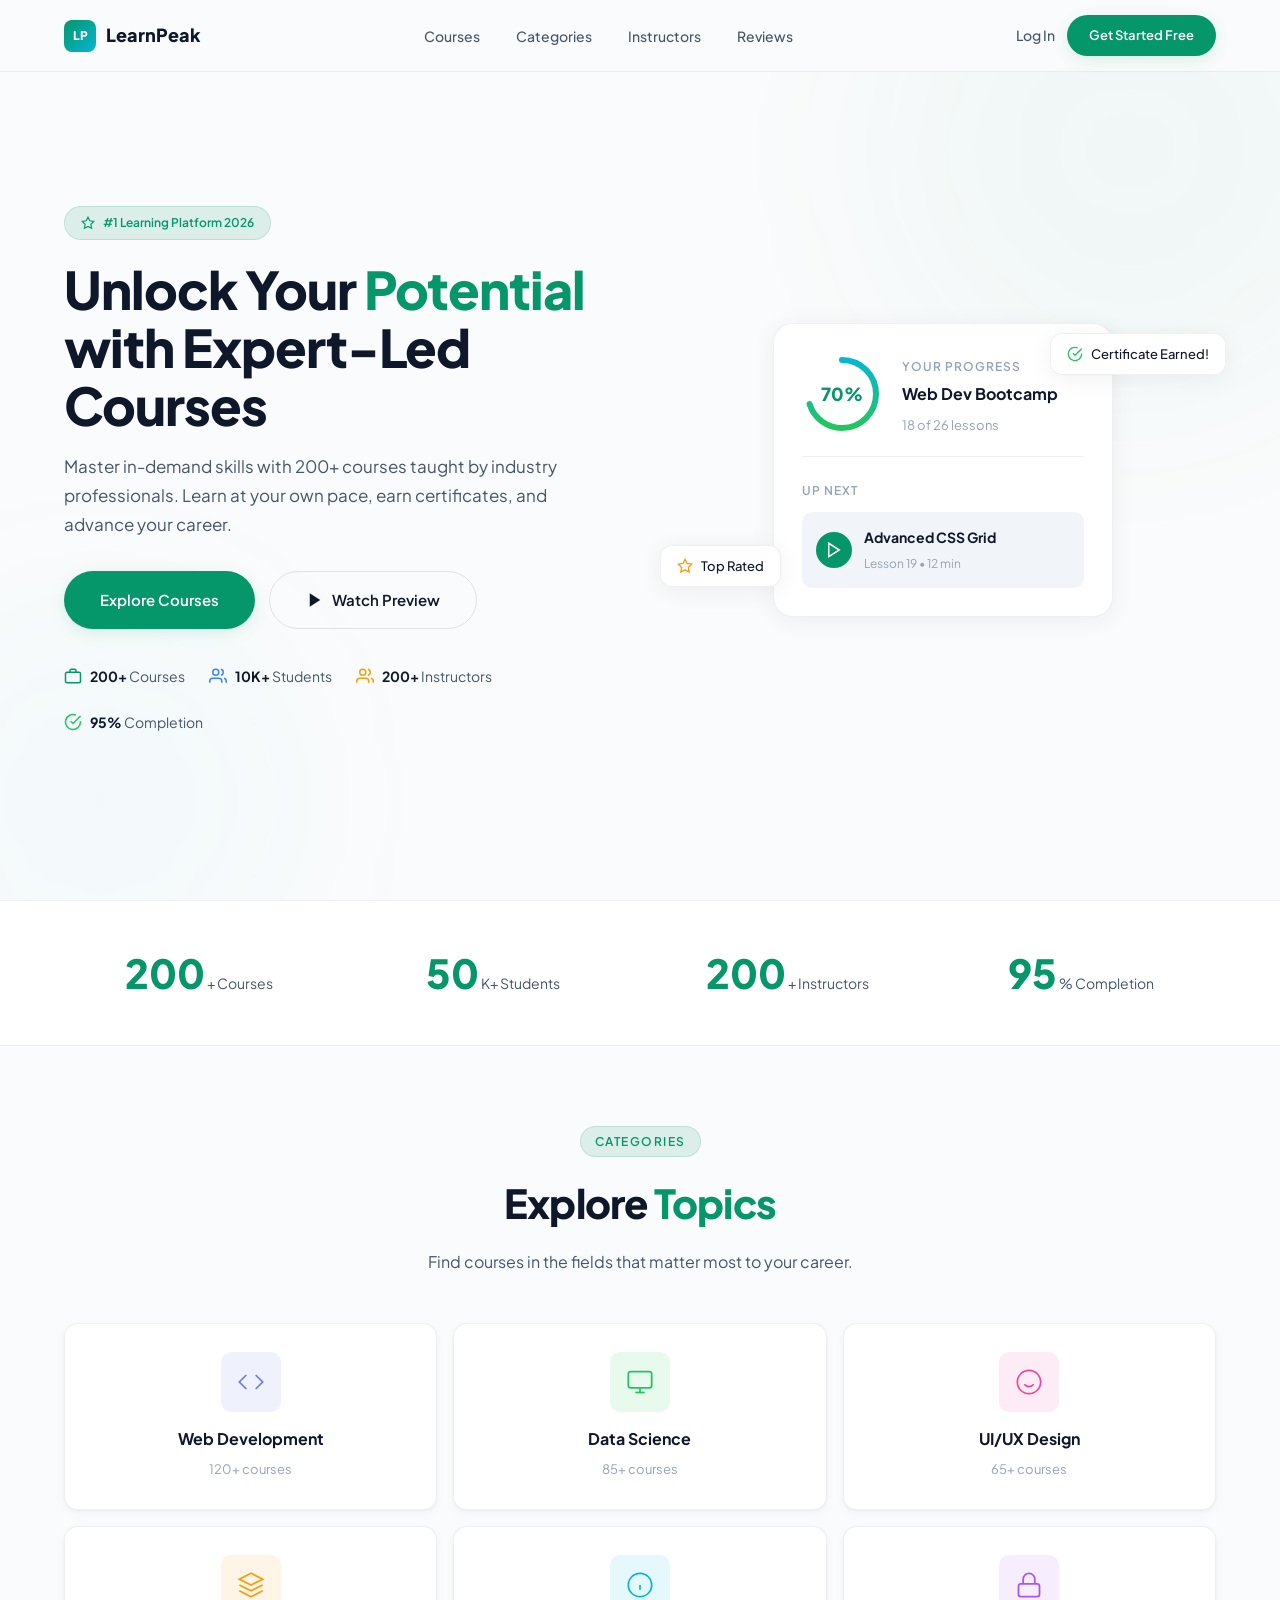
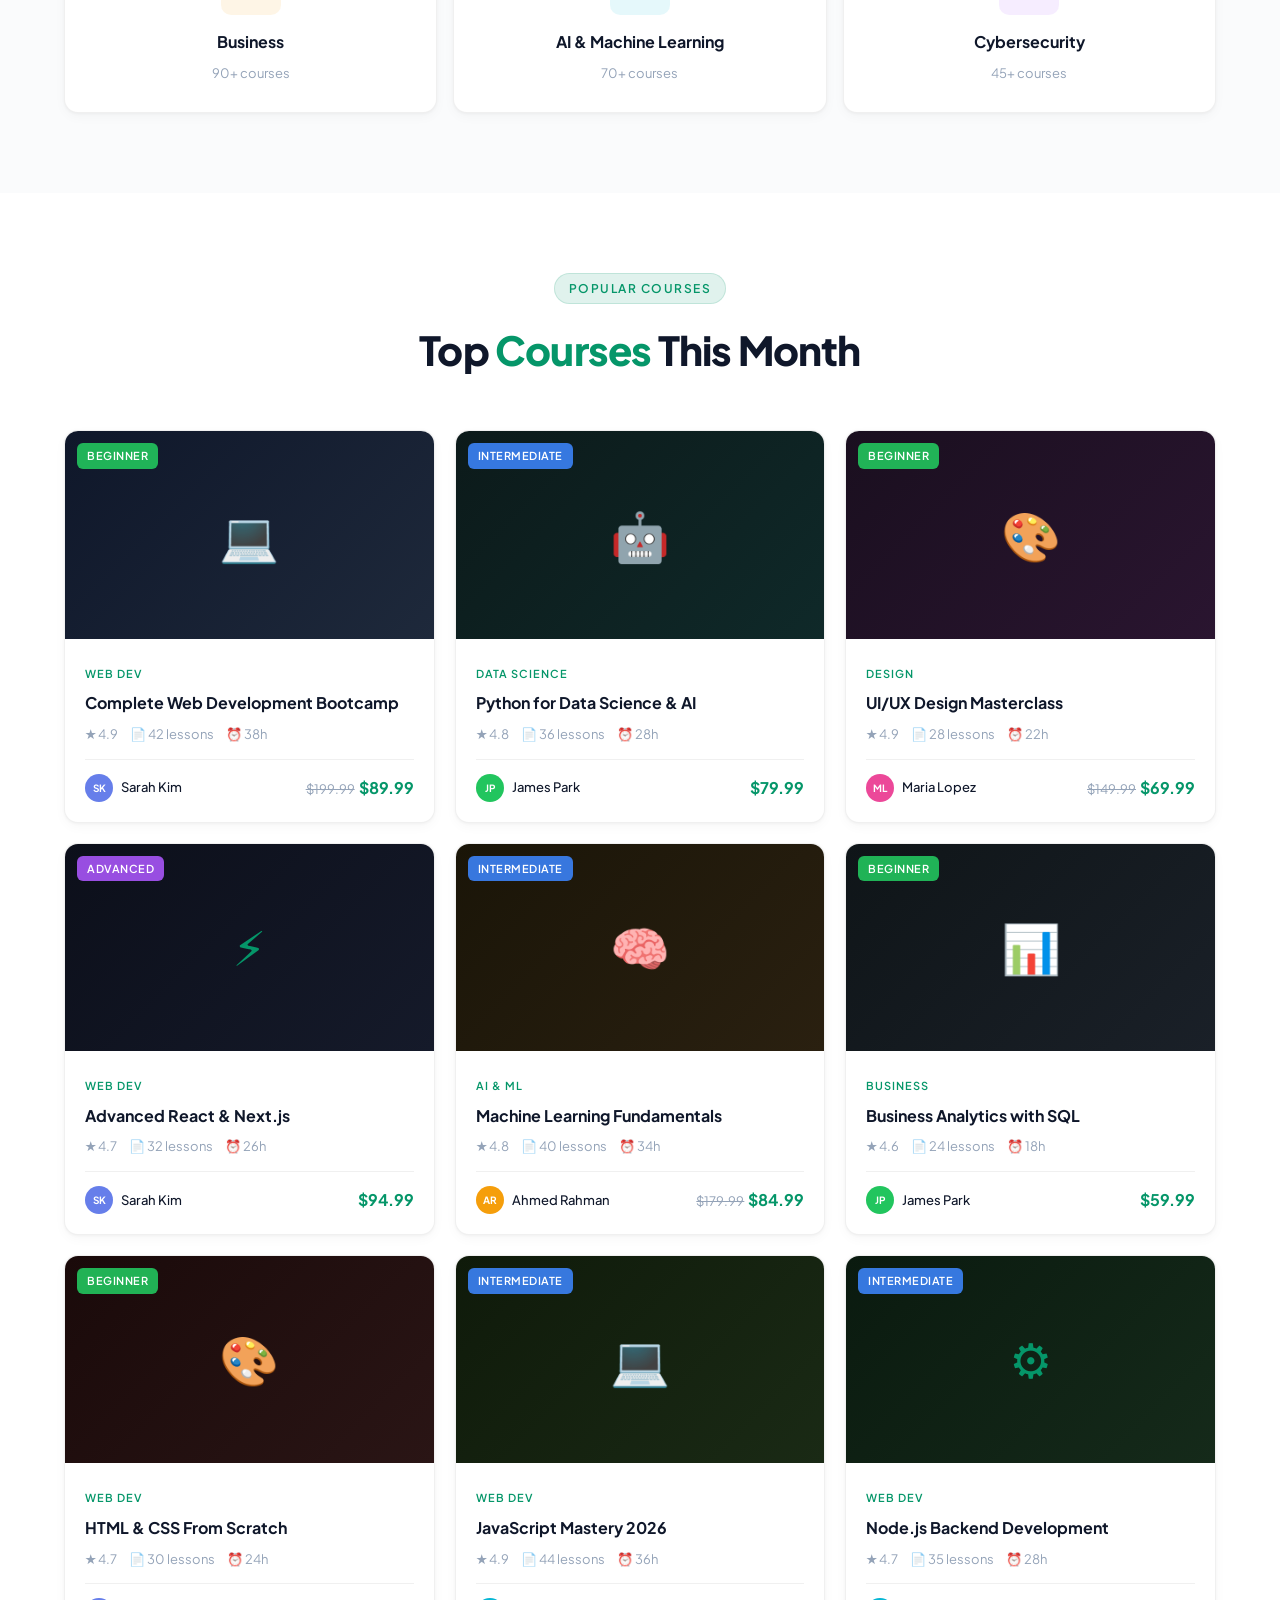
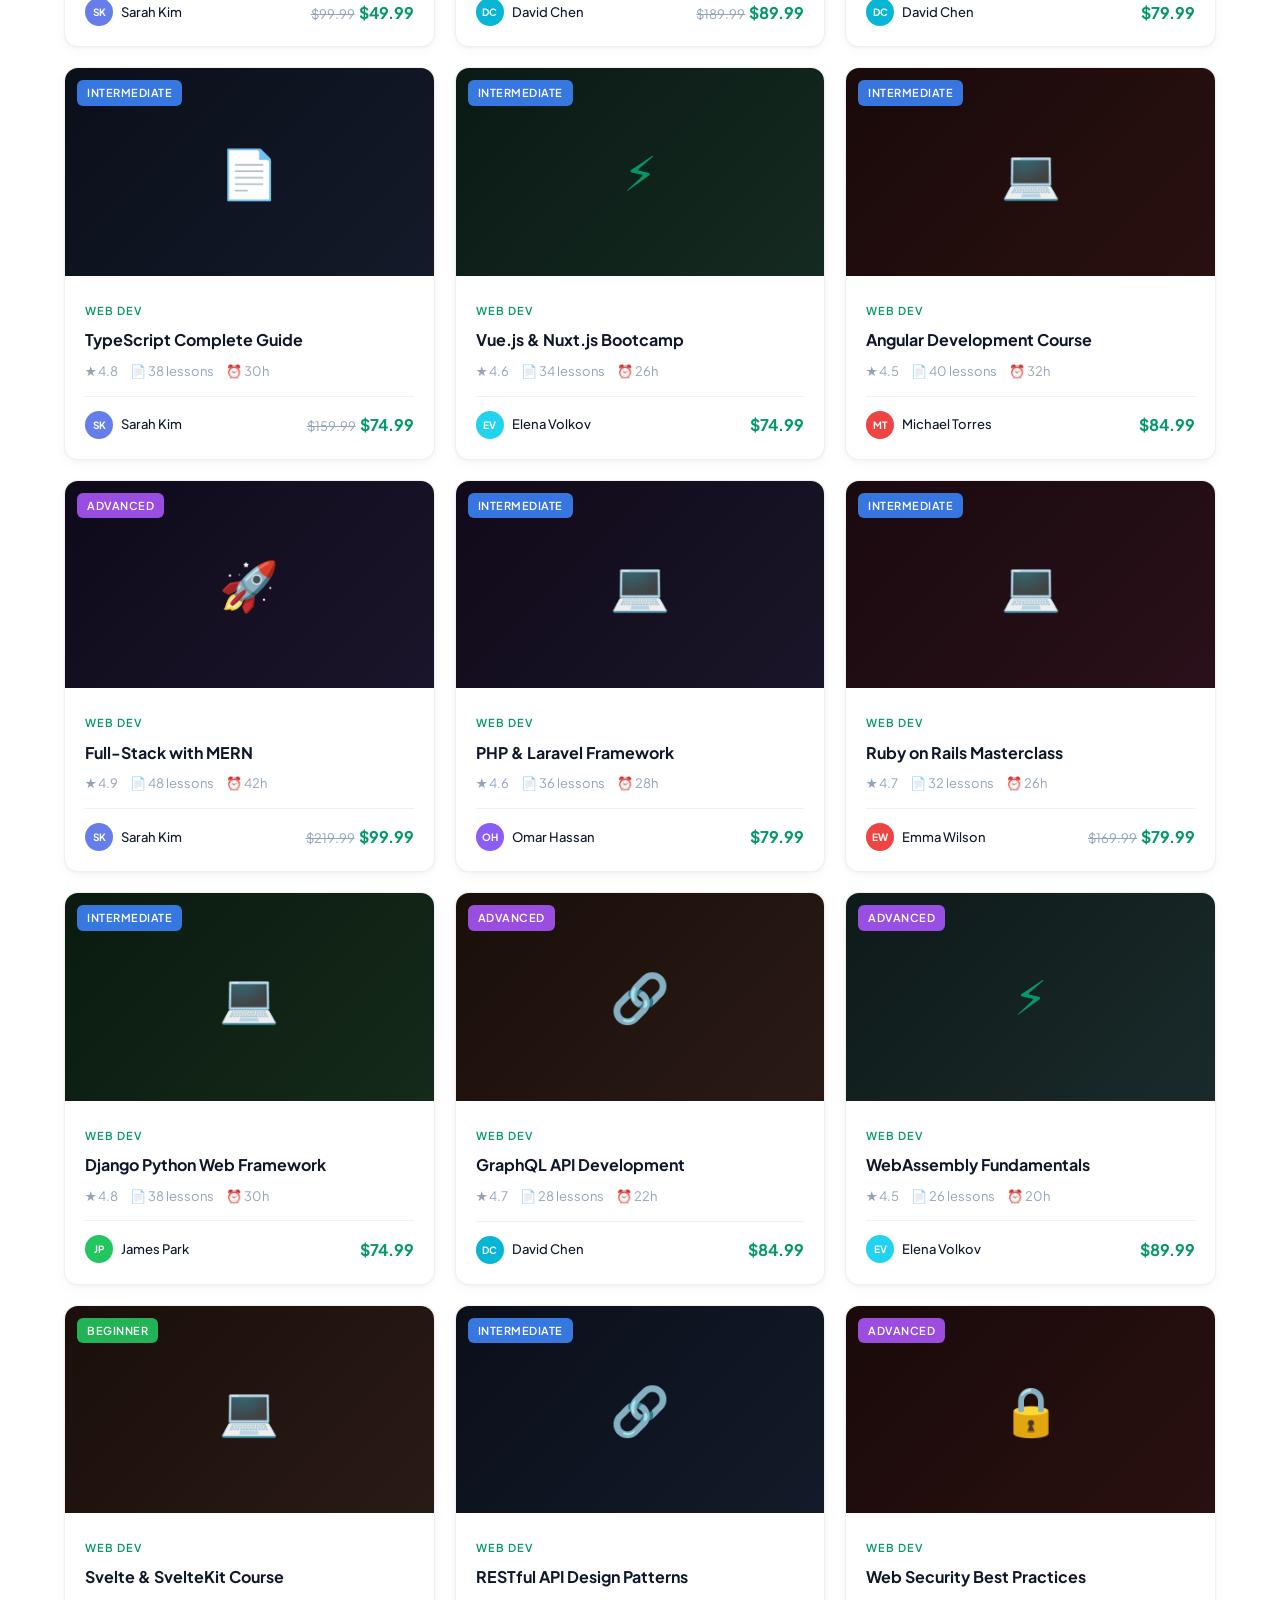
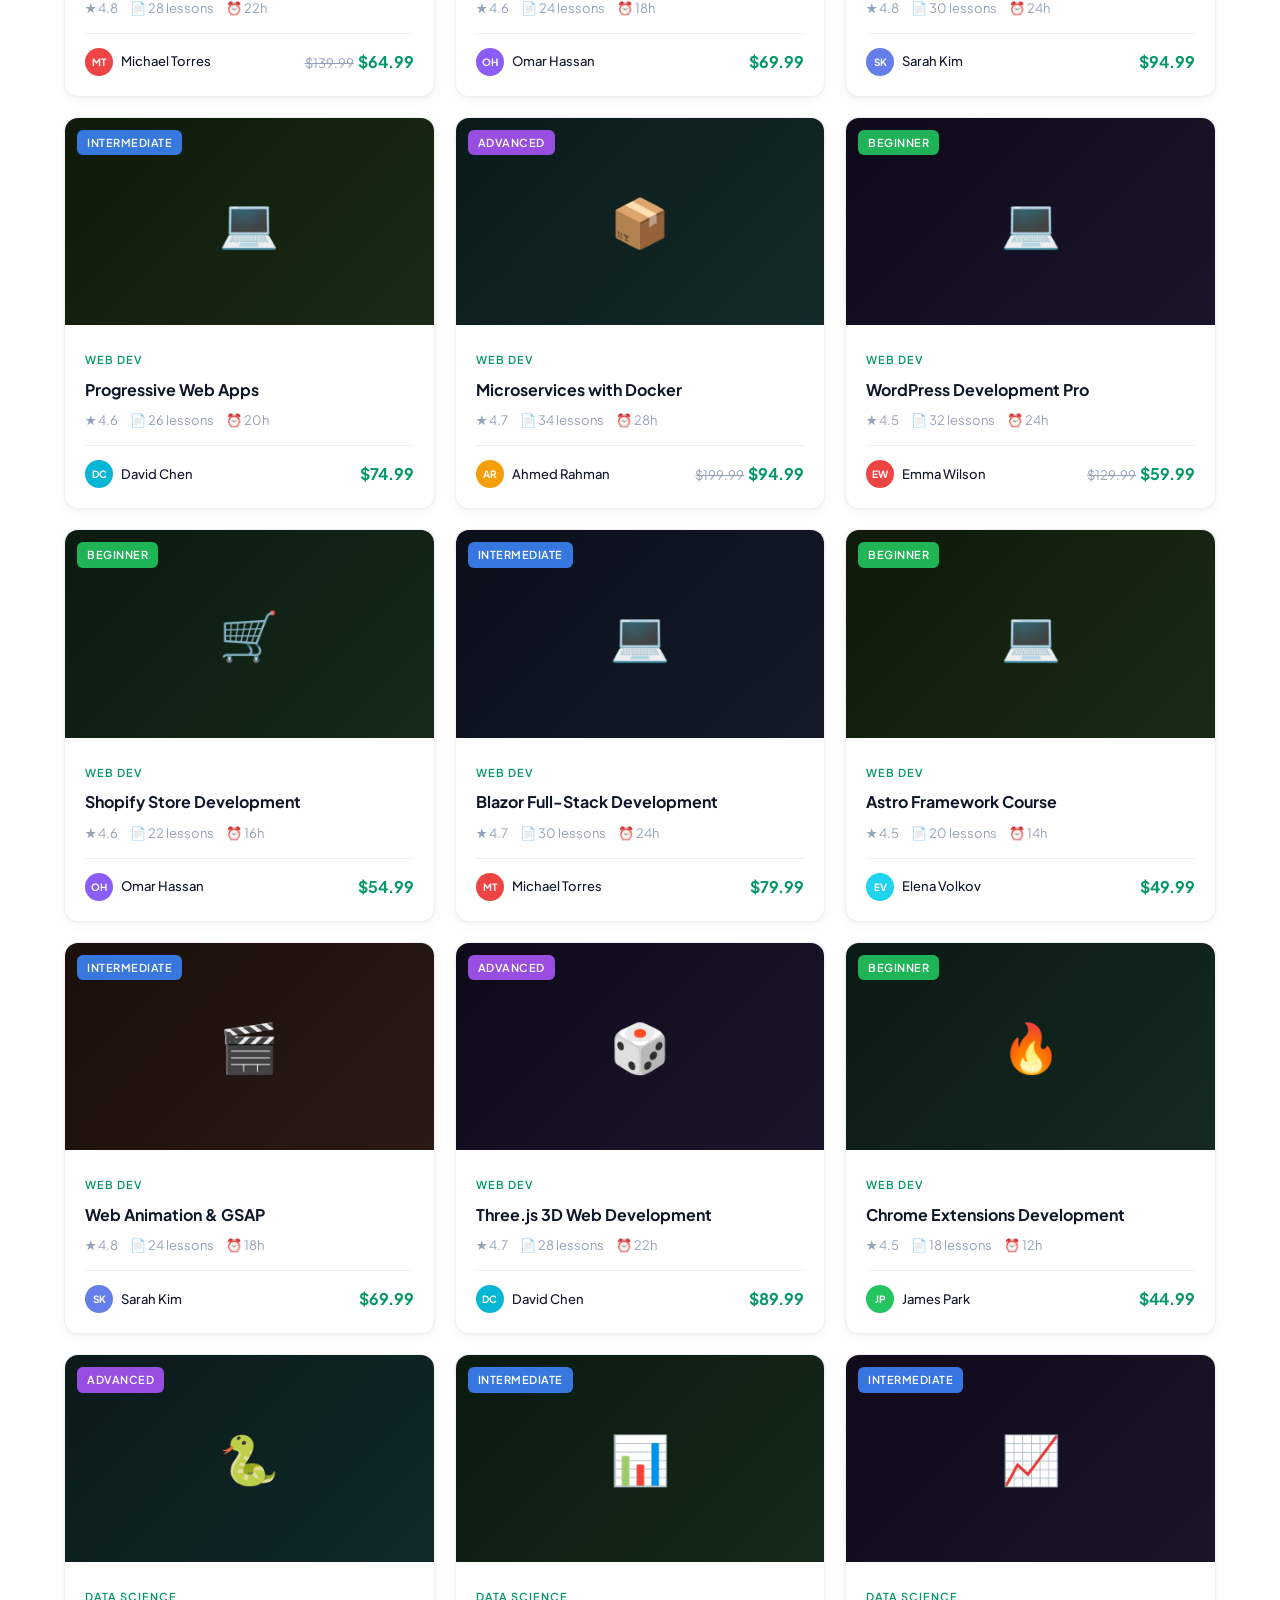
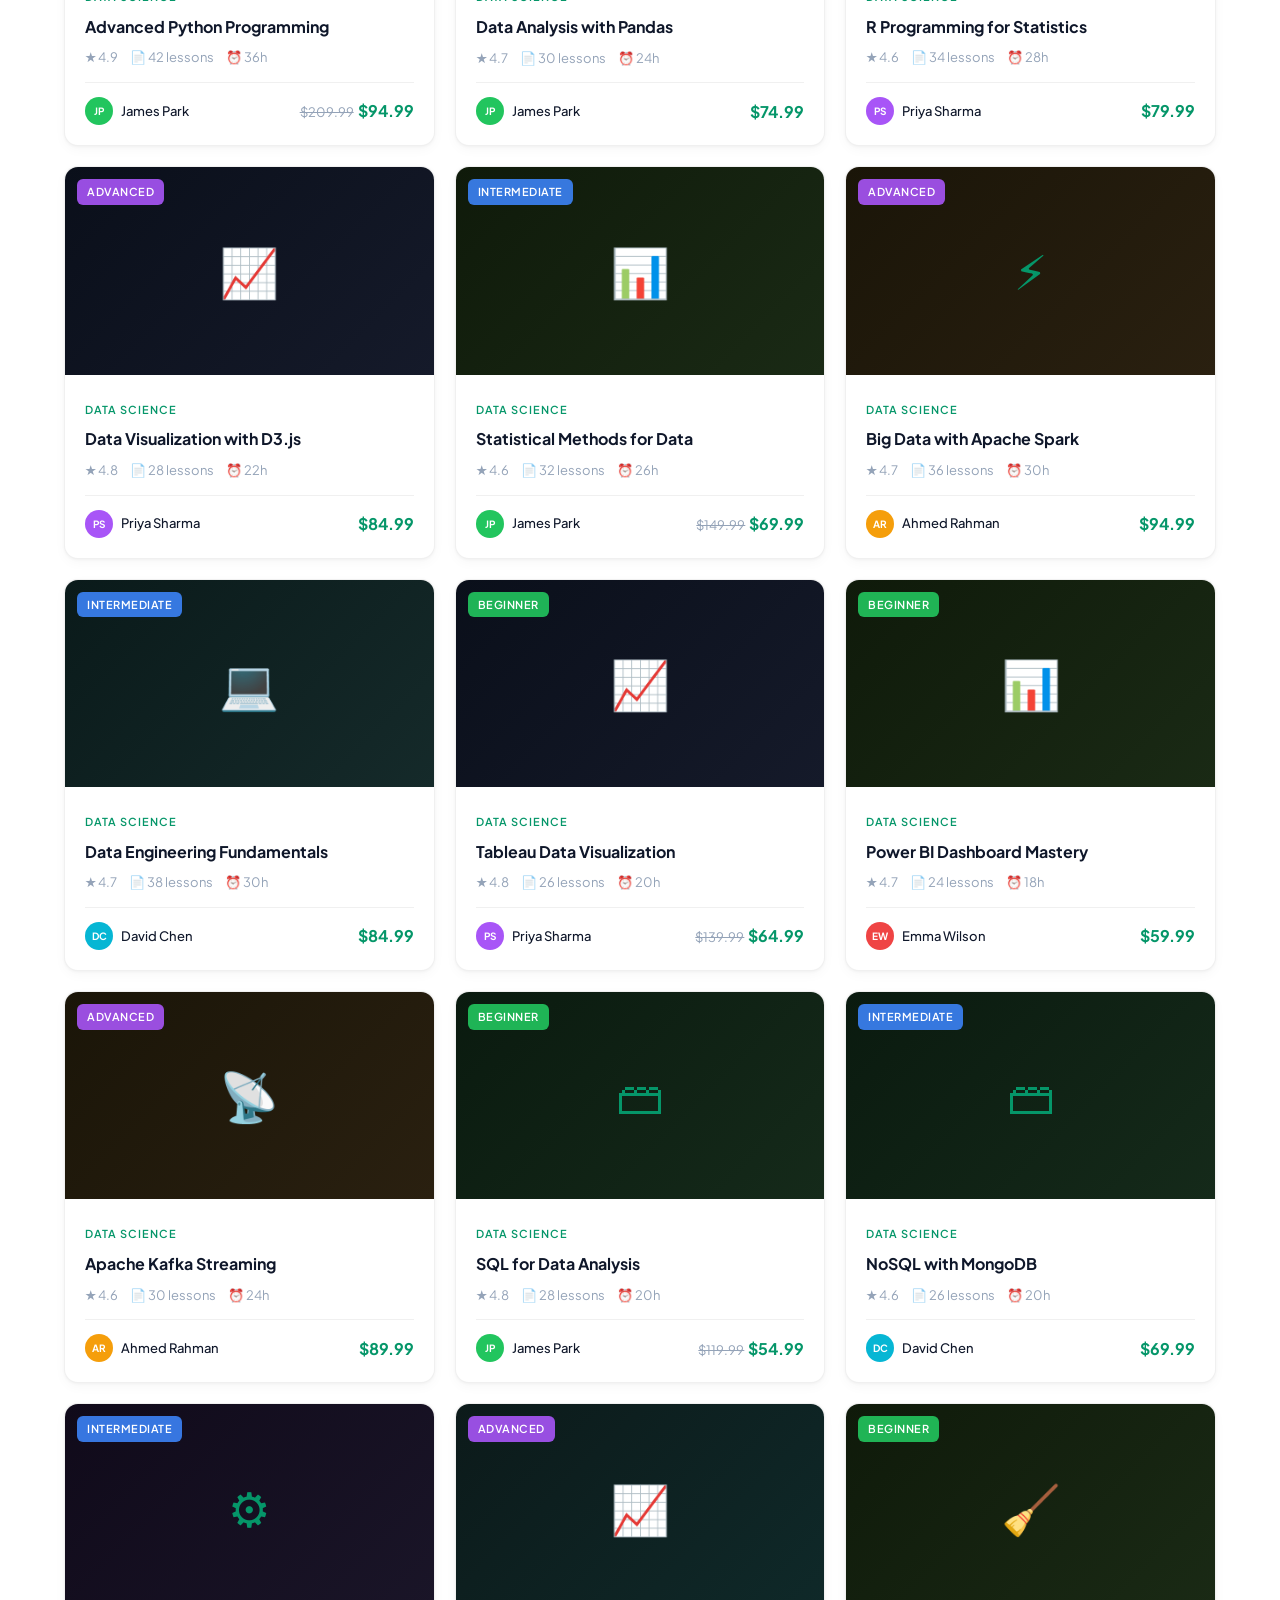
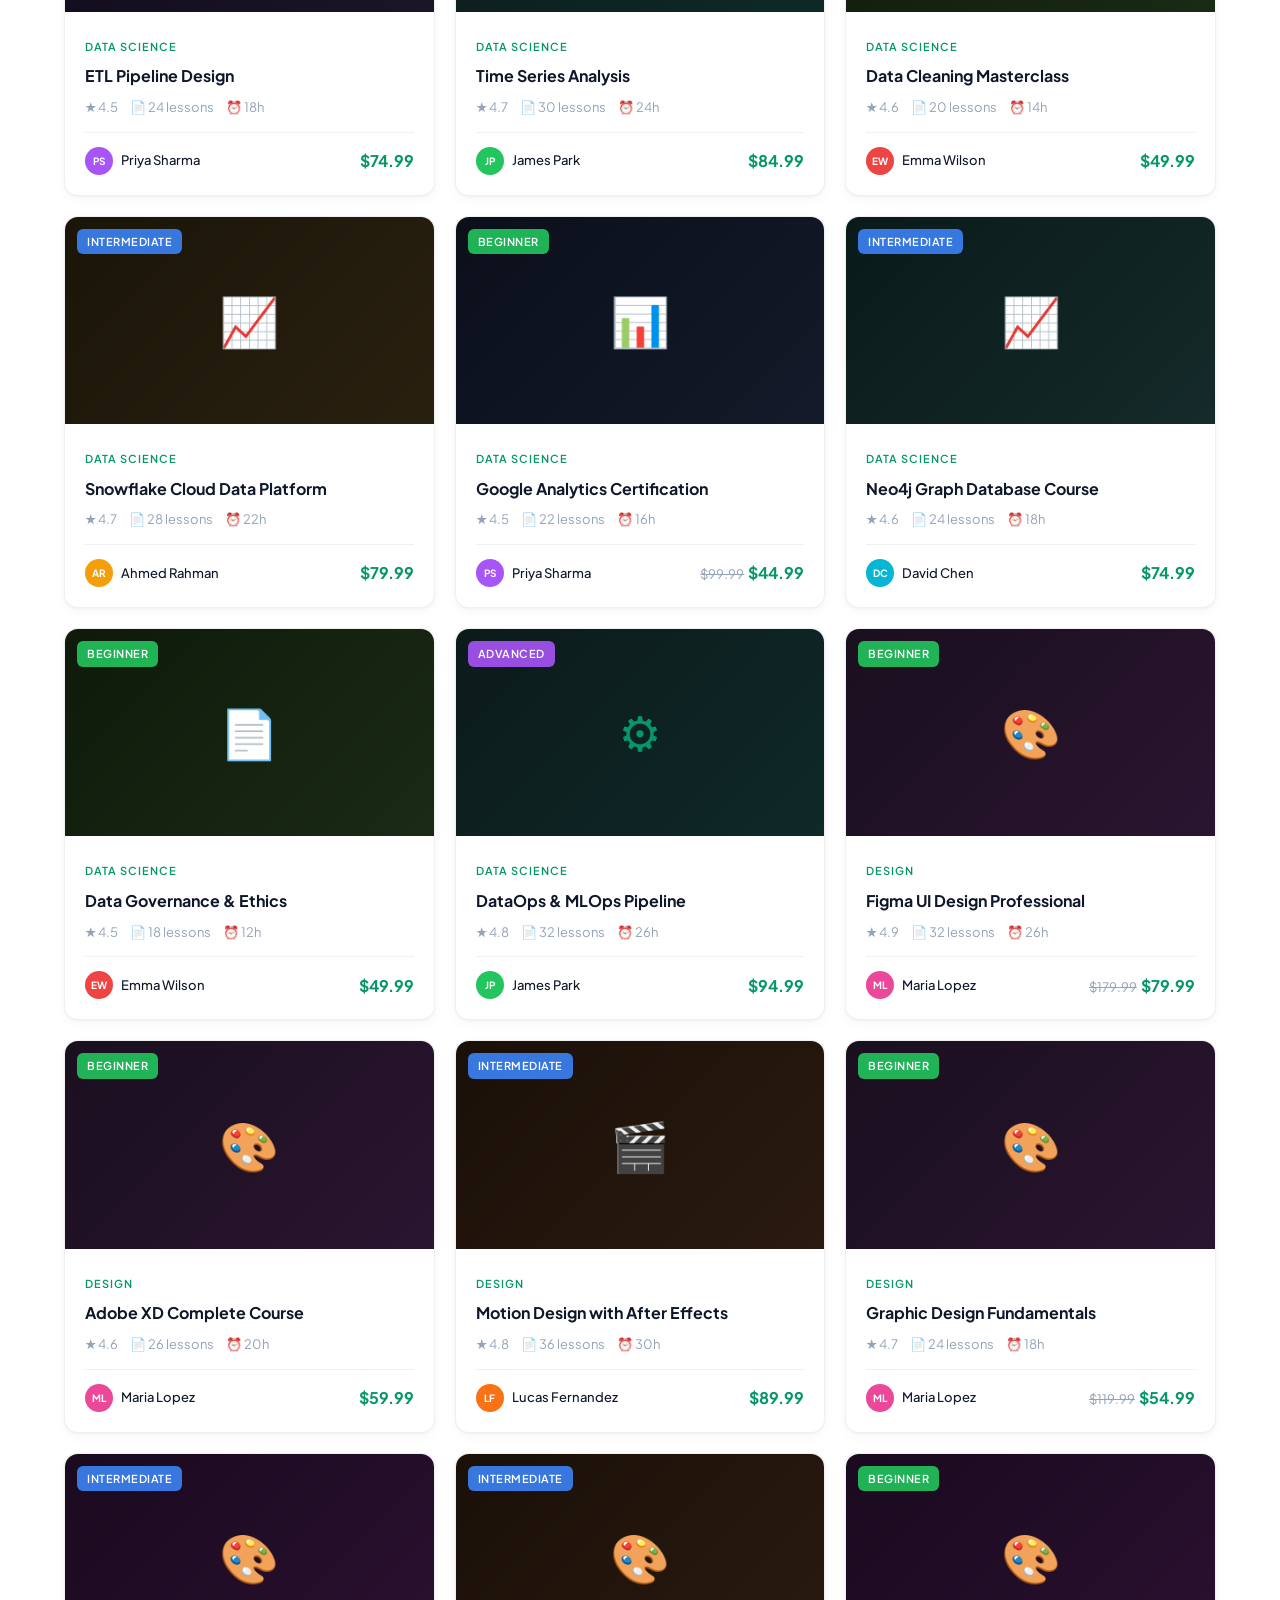
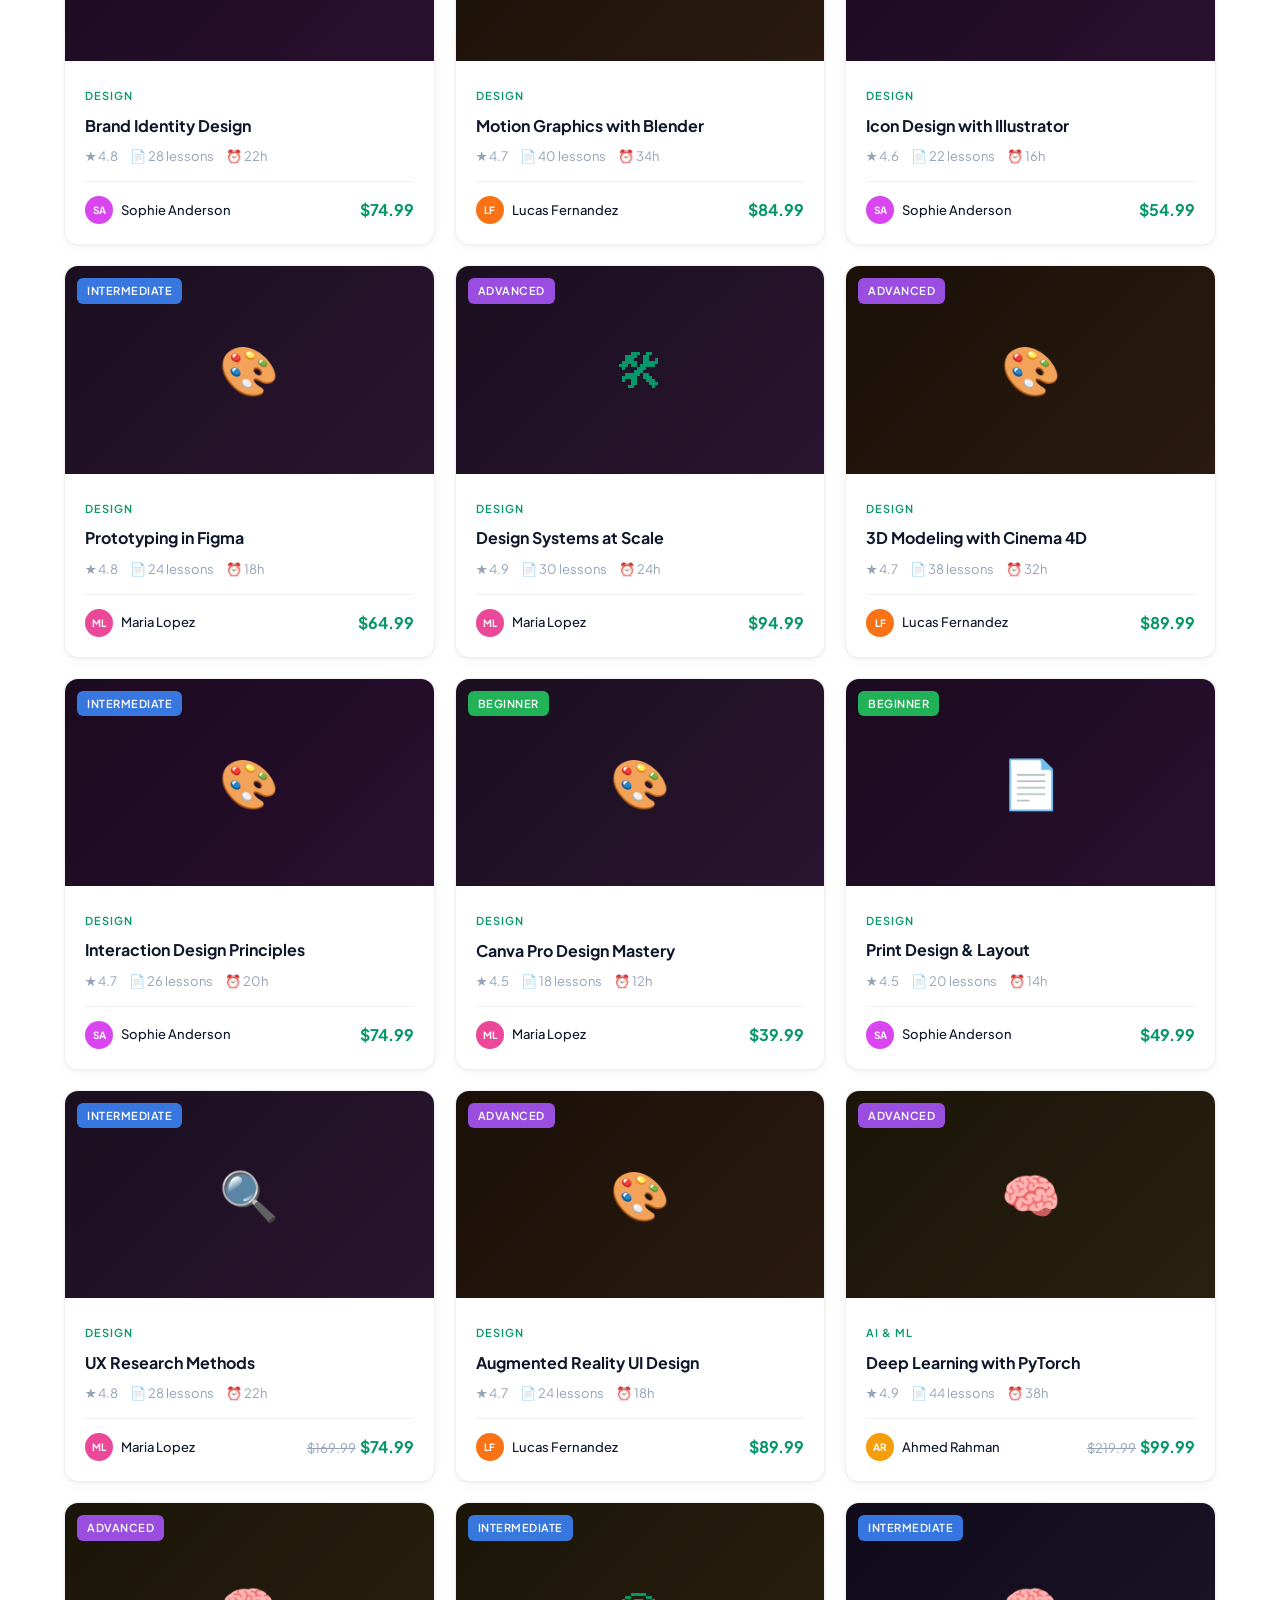
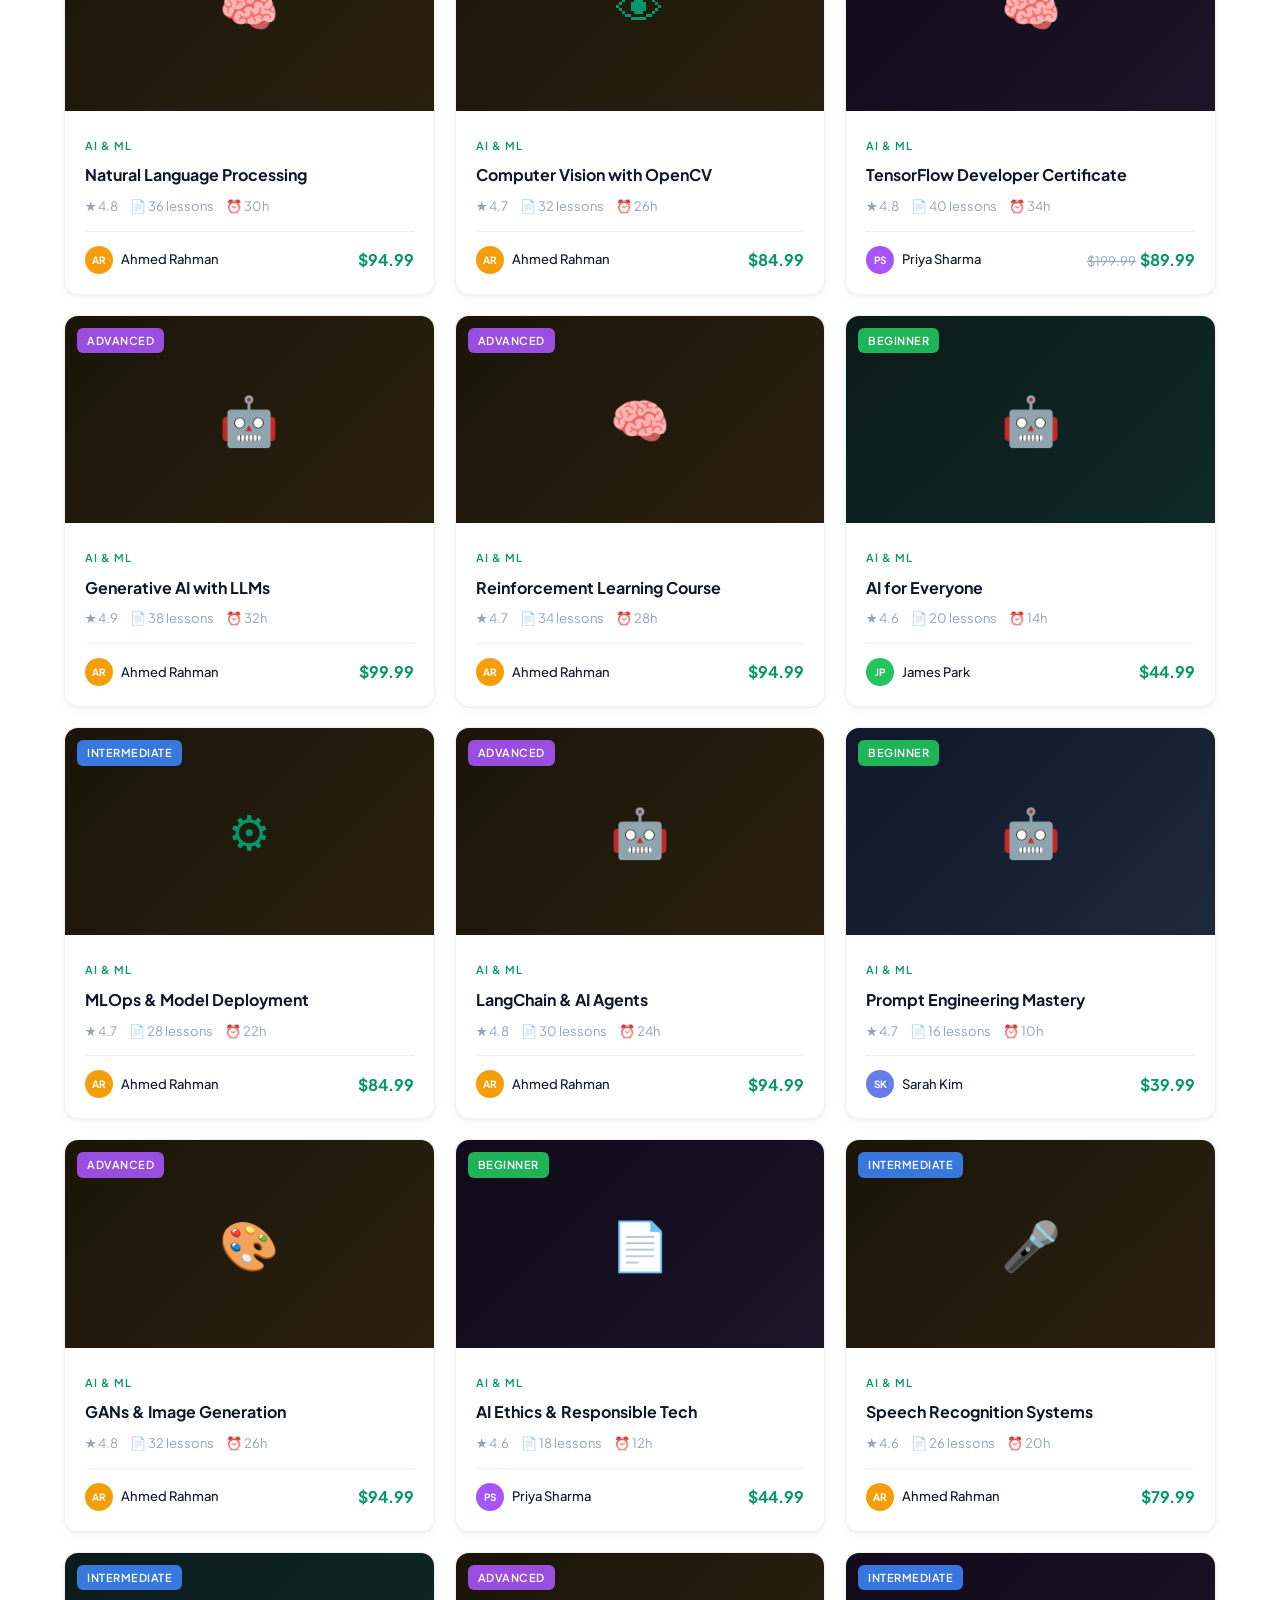
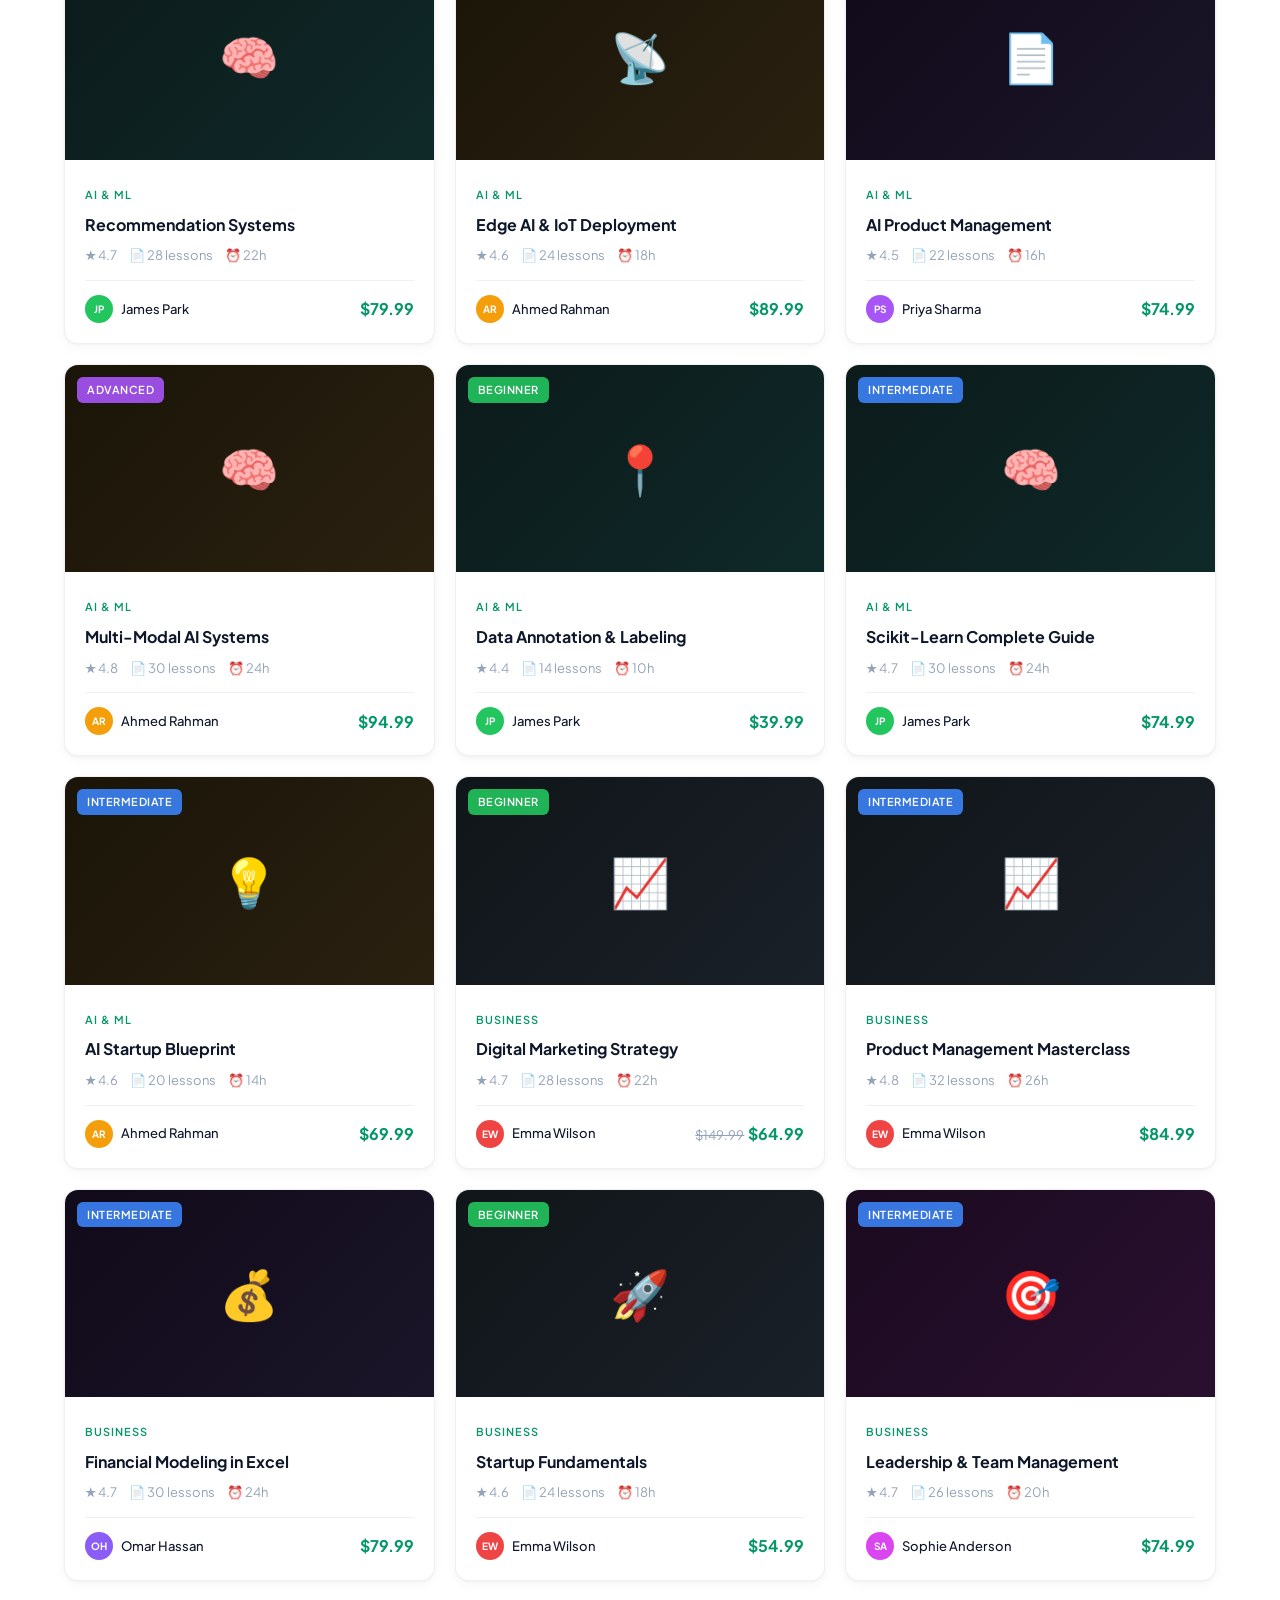
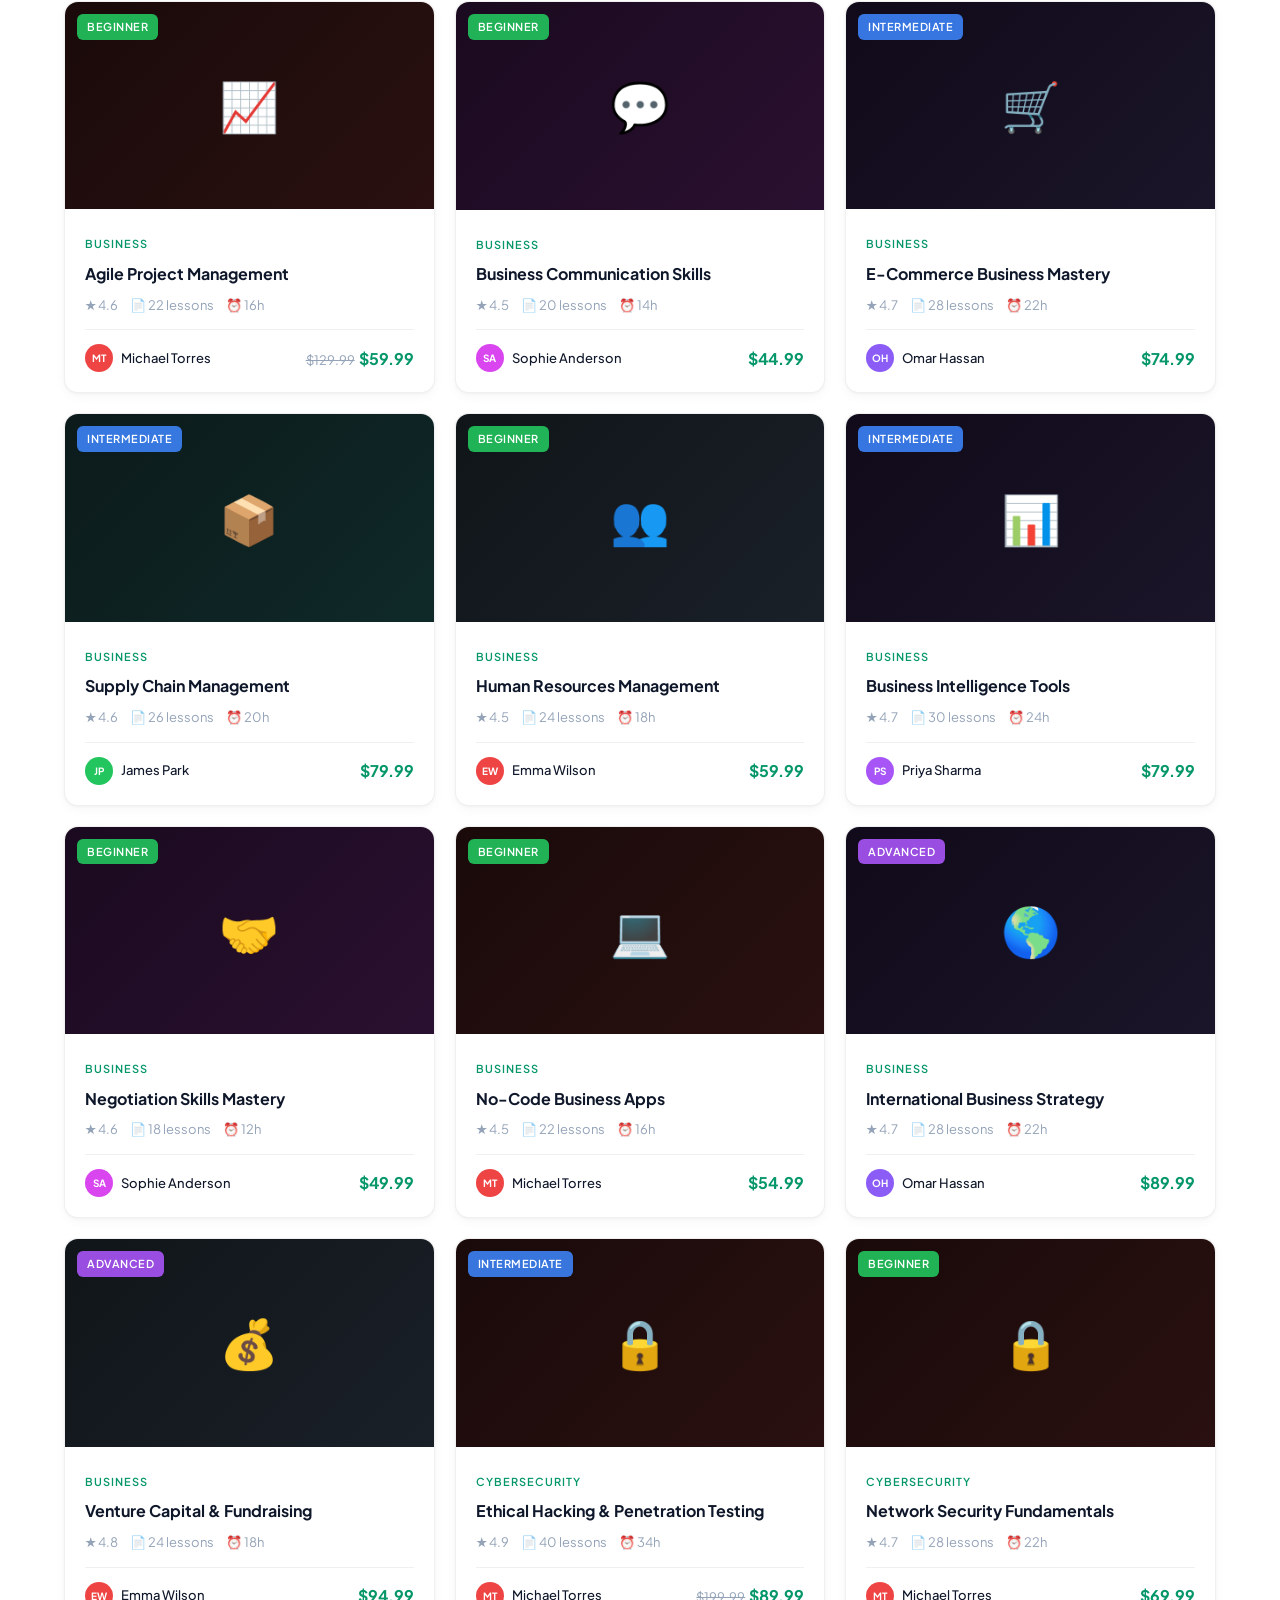
<file: projects/education/index.html>
<!DOCTYPE html>
<html lang="en">
<head>
    <meta charset="UTF-8">
    <meta name="viewport" content="width=device-width, initial-scale=1.0">
    <title>LearnPeak - Online Learning Platform</title>
    <link rel="preconnect" href="https://fonts.googleapis.com">
    <link rel="preconnect" href="https://fonts.gstatic.com" crossorigin>
    <link href="https://fonts.googleapis.com/css2?family=Plus+Jakarta+Sans:wght@300;400;500;600;700;800&display=swap" rel="stylesheet">
    <link rel="stylesheet" href="style.css">
</head>
<body>

    <nav class="nav" id="nav">
        <div class="nav-inner container">
            <a href="#" class="logo">
                <div class="logo-mark">LP</div>
                LearnPeak
            </a>
            <ul class="nav-links" id="navLinks">
                <li><a href="#courses">Courses</a></li>
                <li><a href="#categories">Categories</a></li>
                <li><a href="#instructors">Instructors</a></li>
                <li><a href="#reviews">Reviews</a></li>
            </ul>
            <div class="nav-actions">
                <a href="#" class="nav-link-item">Log In</a>
                <a href="#" class="btn btn-primary btn-sm">Get Started Free</a>
                <button class="hamburger" id="hamburger" aria-label="Menu"><span></span><span></span><span></span></button>
            </div>
        </div>
    </nav>

    <main>
        <section class="hero" id="home">
            <div class="hero-bg">
                <div class="orb orb-1"></div>
                <div class="orb orb-2"></div>
            </div>
            <div class="container hero-layout">
                <div class="hero-content reveal">
                    <div class="hero-badge">
                        <svg width="14" height="14" viewBox="0 0 24 24" fill="none" stroke="currentColor" stroke-width="2"><polygon points="12 2 15.09 8.26 22 9.27 17 14.14 18.18 21.02 12 17.77 5.82 21.02 7 14.14 2 9.27 8.91 8.26 12 2"/></svg>
                        #1 Learning Platform 2026
                    </div>
                    <h1>Unlock Your <span class="accent">Potential</span> with Expert-Led Courses</h1>
                    <p>Master in-demand skills with 200+ courses taught by industry professionals. Learn at your own pace, earn certificates, and advance your career.</p>
                    <div class="hero-ctas">
                        <a href="#courses" class="btn btn-primary btn-lg">Explore Courses</a>
                        <a href="#" class="btn btn-outline btn-lg">
                            <svg width="18" height="18" viewBox="0 0 24 24" fill="currentColor"><polygon points="5 3 19 12 5 21 5 3"/></svg>
                            Watch Preview
                        </a>
                    </div>
                    <div class="hero-meta">
                        <div class="meta-item">
                            <svg width="18" height="18" viewBox="0 0 24 24" fill="none" stroke="var(--accent)" stroke-width="2"><rect x="2" y="7" width="20" height="14" rx="2"/><path d="M16 7V5a2 2 0 00-2-2h-4a2 2 0 00-2 2v2"/></svg>
                            <span><strong>200+</strong> Courses</span>
                        </div>
                        <div class="meta-item">
                            <svg width="18" height="18" viewBox="0 0 24 24" fill="none" stroke="var(--blue)" stroke-width="2"><path d="M17 21v-2a4 4 0 00-4-4H5a4 4 0 00-4 4v2"/><circle cx="9" cy="7" r="4"/><path d="M23 21v-2a4 4 0 00-3-3.87"/><path d="M16 3.13a4 4 0 010 7.75"/></svg>
                            <span><strong>10K+</strong> Students</span>
                        </div>
                        <div class="meta-item">
                            <svg width="18" height="18" viewBox="0 0 24 24" fill="none" stroke="var(--amber)" stroke-width="2"><path d="M17 21v-2a4 4 0 00-4-4H5a4 4 0 00-4 4v2"/><circle cx="9" cy="7" r="4"/><path d="M23 21v-2a4 4 0 00-3-3.87"/><path d="M16 3.13a4 4 0 010 7.75"/></svg>
                            <span><strong>200+</strong> Instructors</span>
                        </div>
                        <div class="meta-item">
                            <svg width="18" height="18" viewBox="0 0 24 24" fill="none" stroke="var(--green)" stroke-width="2"><path d="M22 11.08V12a10 10 0 11-5.93-9.14"/><polyline points="22 4 12 14.01 9 11.01"/></svg>
                            <span><strong>95%</strong> Completion</span>
                        </div>
                    </div>
                </div>
                <div class="hero-visual reveal">
                    <div class="learn-card">
                        <div class="learn-card-header">
                            <div class="learn-progress-ring">
                                <svg width="80" height="80" viewBox="0 0 80 80">
                                    <circle cx="40" cy="40" r="34" fill="none" stroke="rgba(255,255,255,0.06)" stroke-width="6"/>
                                    <circle cx="40" cy="40" r="34" fill="none" stroke="url(#progressGrad)" stroke-width="6" stroke-linecap="round" stroke-dasharray="213.6" stroke-dashoffset="64" transform="rotate(-90 40 40)"/>
                                    <defs><linearGradient id="progressGrad" x1="0%" y1="0%" x2="100%" y2="0%"><stop offset="0%" stop-color="#22c55e"/><stop offset="100%" stop-color="#06b6d4"/></linearGradient></defs>
                                </svg>
                                <span class="progress-pct">70%</span>
                            </div>
                            <div class="learn-card-info">
                                <small>Your Progress</small>
                                <strong>Web Dev Bootcamp</strong>
                                <span class="learn-lessons">18 of 26 lessons</span>
                            </div>
                        </div>
                        <div class="learn-next">
                            <small>Up Next</small>
                            <div class="next-lesson">
                                <div class="next-icon">
                                    <svg width="18" height="18" viewBox="0 0 24 24" fill="none" stroke="currentColor" stroke-width="2"><polygon points="5 3 19 12 5 21 5 3"/></svg>
                                </div>
                                <div>
                                    <strong>Advanced CSS Grid</strong>
                                    <span>Lesson 19 &bull; 12 min</span>
                                </div>
                            </div>
                        </div>
                    </div>
                    <div class="floating-badge fb-1">
                        <svg width="16" height="16" viewBox="0 0 24 24" fill="none" stroke="#22c55e" stroke-width="2"><path d="M22 11.08V12a10 10 0 11-5.93-9.14"/><polyline points="22 4 12 14.01 9 11.01"/></svg>
                        <span>Certificate Earned!</span>
                    </div>
                    <div class="floating-badge fb-2">
                        <svg width="16" height="16" viewBox="0 0 24 24" fill="none" stroke="#f59e0b" stroke-width="2"><polygon points="12 2 15.09 8.26 22 9.27 17 14.14 18.18 21.02 12 17.77 5.82 21.02 7 14.14 2 9.27 8.91 8.26 12 2"/></svg>
                        <span>Top Rated</span>
                    </div>
                </div>
            </div>
        </section>

        <section class="stats-bar">
            <div class="container">
                <div class="stats-row reveal">
                    <div class="stat-item"><span class="stat-num" data-target="200">0</span><span class="stat-label">+ Courses</span></div>
                    <div class="stat-item"><span class="stat-num" data-target="50">0</span><span class="stat-label">K+ Students</span></div>
                    <div class="stat-item"><span class="stat-num" data-target="200">0</span><span class="stat-label">+ Instructors</span></div>
                    <div class="stat-item"><span class="stat-num" data-target="95">0</span><span class="stat-label">% Completion</span></div>
                </div>
            </div>
        </section>

        <section class="categories" id="categories">
            <div class="container">
                <div class="section-header reveal">
                    <span class="tag">Categories</span>
                    <h2>Explore <span class="accent">Topics</span></h2>
                    <p>Find courses in the fields that matter most to your career.</p>
                </div>
                <div class="cat-grid reveal">
                    <a href="#" class="cat-card">
                        <div class="cat-icon" style="background:rgba(102,126,234,0.1);color:#667eea;">
                            <svg width="28" height="28" viewBox="0 0 24 24" fill="none" stroke="currentColor" stroke-width="1.5"><polyline points="16 18 22 12 16 6"/><polyline points="8 6 2 12 8 18"/></svg>
                        </div>
                        <h3>Web Development</h3>
                        <span>120+ courses</span>
                    </a>
                    <a href="#" class="cat-card">
                        <div class="cat-icon" style="background:rgba(34,197,94,0.1);color:#22c55e;">
                            <svg width="28" height="28" viewBox="0 0 24 24" fill="none" stroke="currentColor" stroke-width="1.5"><rect x="2" y="3" width="20" height="14" rx="2"/><line x1="8" y1="21" x2="16" y2="21"/><line x1="12" y1="17" x2="12" y2="21"/></svg>
                        </div>
                        <h3>Data Science</h3>
                        <span>85+ courses</span>
                    </a>
                    <a href="#" class="cat-card">
                        <div class="cat-icon" style="background:rgba(236,72,153,0.1);color:#ec4899;">
                            <svg width="28" height="28" viewBox="0 0 24 24" fill="none" stroke="currentColor" stroke-width="1.5"><circle cx="12" cy="12" r="10"/><path d="M8 14s1.5 2 4 2 4-2 4-2"/><line x1="9" y1="9" x2="9.01" y2="9"/><line x1="15" y1="9" x2="15.01" y2="9"/></svg>
                        </div>
                        <h3>UI/UX Design</h3>
                        <span>65+ courses</span>
                    </a>
                    <a href="#" class="cat-card">
                        <div class="cat-icon" style="background:rgba(245,158,11,0.1);color:#f59e0b;">
                            <svg width="28" height="28" viewBox="0 0 24 24" fill="none" stroke="currentColor" stroke-width="1.5"><path d="M12 2L2 7l10 5 10-5-10-5z"/><path d="M2 17l10 5 10-5"/><path d="M2 12l10 5 10-5"/></svg>
                        </div>
                        <h3>Business</h3>
                        <span>90+ courses</span>
                    </a>
                    <a href="#" class="cat-card">
                        <div class="cat-icon" style="background:rgba(6,182,212,0.1);color:#06b6d4;">
                            <svg width="28" height="28" viewBox="0 0 24 24" fill="none" stroke="currentColor" stroke-width="1.5"><path d="M12 2a10 10 0 100 20 10 10 0 000-20z"/><path d="M12 16v-4"/><path d="M12 8h.01"/></svg>
                        </div>
                        <h3>AI & Machine Learning</h3>
                        <span>70+ courses</span>
                    </a>
                    <a href="#" class="cat-card">
                        <div class="cat-icon" style="background:rgba(168,85,247,0.1);color:#a855f7;">
                            <svg width="28" height="28" viewBox="0 0 24 24" fill="none" stroke="currentColor" stroke-width="1.5"><rect x="3" y="11" width="18" height="11" rx="2"/><path d="M7 11V7a5 5 0 0110 0v4"/></svg>
                        </div>
                        <h3>Cybersecurity</h3>
                        <span>45+ courses</span>
                    </a>
                </div>
            </div>
        </section>

        <section class="courses" id="courses">
            <div class="container">
                <div class="section-header reveal">
                    <span class="tag">Popular Courses</span>
                    <h2>Top <span class="accent">Courses</span> This Month</h2>
                </div>
                <div class="courses-grid" id="coursesGrid"></div>
            </div>
        </section>

        <section class="instructors" id="instructors">
            <div class="container">
                <div class="section-header reveal">
                    <span class="tag">Instructors</span>
                    <h2>Learn from the <span class="accent">Best</span></h2>
                    <p>Industry experts who are passionate about teaching.</p>
                </div>
                <div class="inst-grid reveal">
                    <div class="inst-card">
                        <div class="inst-avatar" style="background:linear-gradient(135deg,#667eea,#764ba2);">SK</div>
                        <h3>Sarah Kim</h3>
                        <span class="inst-role">Full-Stack Developer</span>
                        <div class="inst-stats"><span>12 Courses</span><span>4.9 Rating</span></div>
                    </div>
                    <div class="inst-card">
                        <div class="inst-avatar" style="background:linear-gradient(135deg,#22c55e,#06b6d4);">JP</div>
                        <h3>James Park</h3>
                        <span class="inst-role">Data Scientist</span>
                        <div class="inst-stats"><span>8 Courses</span><span>4.8 Rating</span></div>
                    </div>
                    <div class="inst-card">
                        <div class="inst-avatar" style="background:linear-gradient(135deg,#ec4899,#f43f5e);">ML</div>
                        <h3>Maria Lopez</h3>
                        <span class="inst-role">UX Design Lead</span>
                        <div class="inst-stats"><span>10 Courses</span><span>4.9 Rating</span></div>
                    </div>
                    <div class="inst-card">
                        <div class="inst-avatar" style="background:linear-gradient(135deg,#f59e0b,#ef4444);">AR</div>
                        <h3>Ahmed Rahman</h3>
                        <span class="inst-role">AI Engineer</span>
                        <div class="inst-stats"><span>6 Courses</span><span>4.7 Rating</span></div>
                    </div>
                </div>
            </div>
        </section>

        <section class="reviews" id="reviews">
            <div class="container">
                <div class="section-header reveal">
                    <span class="tag">Reviews</span>
                    <h2>What Students <span class="accent">Say</span></h2>
                </div>
                <div class="reviews-grid reveal">
                    <div class="review-card">
                        <div class="review-stars">&#9733;&#9733;&#9733;&#9733;&#9733;</div>
                        <p>"The Web Dev Bootcamp completely transformed my career. I went from knowing nothing to landing a junior developer role in 4 months."</p>
                        <div class="review-author">
                            <div class="rev-avatar" style="background:#667eea;">TN</div>
                            <div><strong>Tina Nguyen</strong><span>Frontend Developer</span></div>
                        </div>
                    </div>
                    <div class="review-card">
                        <div class="review-stars">&#9733;&#9733;&#9733;&#9733;&#9733;</div>
                        <p>"Best investment in my education. The instructors are incredibly knowledgeable and the course content is always up to date."</p>
                        <div class="review-author">
                            <div class="rev-avatar" style="background:#22c55e;">RB</div>
                            <div><strong>Ryan Brooks</strong><span>Data Analyst</span></div>
                        </div>
                    </div>
                    <div class="review-card">
                        <div class="review-stars">&#9733;&#9733;&#9733;&#9733;&#9733;</div>
                        <p>"I love the flexible scheduling. I was able to complete the UI/UX course while working full-time. Highly recommend!"</p>
                        <div class="review-author">
                            <div class="rev-avatar" style="background:#ec4899;">AP</div>
                            <div><strong>Aisha Patel</strong><span>Product Designer</span></div>
                        </div>
                    </div>
                </div>
            </div>
        </section>

        <section class="cta-section">
            <div class="container">
                <div class="cta-box reveal">
                    <h2>Start your learning journey today</h2>
                    <p>Join 50,000+ students already learning on LearnPeak. Get unlimited access to all courses.</p>
                    <div class="cta-btns">
                        <a href="#" class="btn btn-primary btn-lg">Start Free Trial</a>
                        <a href="#" class="btn btn-ghost btn-lg">View All Courses</a>
                    </div>
                </div>
            </div>
        </section>
    </main>

    <footer class="footer">
        <div class="container">
            <div class="footer-grid">
                <div class="footer-brand">
                    <a href="#" class="logo"><div class="logo-mark">LP</div>LearnPeak</a>
                    <p>Empowering learners worldwide with expert-led courses and hands-on projects.</p>
                </div>
                <div class="footer-col">
                    <h4>Platform</h4>
                    <a href="#">Browse Courses</a><a href="#">Learning Paths</a><a href="#">Certificates</a><a href="#">For Teams</a>
                </div>
                <div class="footer-col">
                    <h4>Company</h4>
                    <a href="#">About Us</a><a href="#">Careers</a><a href="#">Blog</a><a href="#">Press</a>
                </div>
                <div class="footer-col">
                    <h4>Support</h4>
                    <a href="#">Help Center</a><a href="#">Contact</a><a href="#">Privacy</a><a href="#">Terms</a>
                </div>
            </div>
            <div class="footer-bottom">
                <p>&copy; 2026 LearnPeak. Demo by Antar Karmaker.</p>
            </div>
        </div>
    </footer>

    <script src="script.js"></script>
</body>
</html>
</file>
<file: style.css>
/* ============================================
   Antar Karmaker - Portfolio Website
   Modern Premium Design System
   Mobile-First | 320px to 4K+
   ============================================ */

/* ---------- CSS Variables & Theme ---------- */

:root {
    --font-primary: 'Inter', -apple-system, BlinkMacSystemFont, sans-serif;
    --font-heading: 'Space Grotesk', var(--font-primary);

    --gradient-primary: linear-gradient(135deg, #667eea 0%, #764ba2 100%);
    --gradient-secondary: linear-gradient(135deg, #f093fb 0%, #f5576c 100%);
    --gradient-accent: linear-gradient(135deg, #4facfe 0%, #00f2fe 100%);
    --gradient-warm: linear-gradient(135deg, #fa709a 0%, #fee140 100%);

    --transition-fast: 0.2s cubic-bezier(0.4, 0, 0.2, 1);
    --transition-base: 0.3s cubic-bezier(0.4, 0, 0.2, 1);
    --transition-slow: 0.5s cubic-bezier(0.4, 0, 0.2, 1);
    --transition-spring: 0.6s cubic-bezier(0.34, 1.56, 0.64, 1);

    --radius-sm: 8px;
    --radius-md: 12px;
    --radius-lg: 20px;
    --radius-xl: 30px;
    --radius-full: 50%;

    --shadow-sm: 0 2px 8px rgba(0, 0, 0, 0.1);
    --shadow-md: 0 4px 20px rgba(0, 0, 0, 0.15);
    --shadow-lg: 0 8px 40px rgba(0, 0, 0, 0.2);
    --shadow-xl: 0 20px 60px rgba(0, 0, 0, 0.3);

    --container-max: 1200px;
    --section-padding: 100px 0;
    --navbar-height: 80px;
}

/* Dark Theme */
[data-theme="dark"] {
    --bg-primary: #0a0a1a;
    --bg-secondary: #111128;
    --bg-tertiary: #1a1a3e;
    --bg-card: #15152f;
    --bg-card-hover: #1e1e45;
    --bg-nav: rgba(10, 10, 26, 0.9);
    --text-primary: #ffffff;
    --text-secondary: #b8b8d4;
    --text-muted: #7b7b9d;
    --border-color: rgba(255, 255, 255, 0.08);
    --border-color-hover: rgba(255, 255, 255, 0.15);
    --input-bg: #1a1a3e;
    --hero-overlay: rgba(10, 10, 26, 0.7);
}

/* Light Theme */
[data-theme="light"] {
    --bg-primary: #f8f9fc;
    --bg-secondary: #ffffff;
    --bg-tertiary: #f0f1f6;
    --bg-card: #ffffff;
    --bg-card-hover: #f5f6fa;
    --bg-nav: rgba(248, 249, 252, 0.92);
    --text-primary: #1a1a3e;
    --text-secondary: #555577;
    --text-muted: #6b6b8d;
    --border-color: rgba(0, 0, 0, 0.08);
    --border-color-hover: rgba(0, 0, 0, 0.15);
    --input-bg: #f0f1f6;
    --hero-overlay: rgba(248, 249, 252, 0.85);
    --shadow-sm: 0 2px 8px rgba(0, 0, 0, 0.06);
    --shadow-md: 0 4px 20px rgba(0, 0, 0, 0.08);
    --shadow-lg: 0 8px 40px rgba(0, 0, 0, 0.1);
    --shadow-xl: 0 20px 60px rgba(0, 0, 0, 0.12);
}

/* ---------- Reset & Base ---------- */

*,
*::before,
*::after {
    margin: 0;
    padding: 0;
    box-sizing: border-box;
}

html {
    scroll-behavior: smooth;
    scroll-padding-top: var(--navbar-height);
    -webkit-text-size-adjust: 100%;
}

body {
    font-family: var(--font-primary);
    background-color: var(--bg-primary);
    color: var(--text-primary);
    line-height: 1.7;
    overflow-x: hidden;
    transition: background-color var(--transition-slow), color var(--transition-slow);
}

a {
    text-decoration: none;
    color: inherit;
    transition: color var(--transition-fast);
}

img {
    max-width: 100%;
    height: auto;
    display: block;
}

ul {
    list-style: none;
}

button {
    border: none;
    outline: none;
    cursor: pointer;
    font-family: inherit;
    background: none;
}

input,
textarea {
    font-family: inherit;
    outline: none;
    border: none;
}

.container {
    max-width: var(--container-max);
    margin: 0 auto;
    padding: 0 20px;
}

/* ---------- Skip Link (Accessibility) ---------- */

.skip-link {
    position: fixed;
    top: -100%;
    left: 16px;
    z-index: 100000;
    padding: 12px 24px;
    background: var(--gradient-primary);
    color: #ffffff;
    font-weight: 600;
    border-radius: var(--radius-sm);
    transition: top var(--transition-fast);
}

.skip-link:focus {
    top: 16px;
}

/* ---------- Focus Styles (Accessibility) ---------- */

:focus-visible {
    outline: 2px solid #667eea;
    outline-offset: 3px;
    border-radius: 4px;
}

button:focus-visible,
a:focus-visible {
    outline: 2px solid #667eea;
    outline-offset: 3px;
}

/* ---------- Reduced Motion (Accessibility) ---------- */

@media (prefers-reduced-motion: reduce) {
    *,
    *::before,
    *::after {
        animation-duration: 0.01ms !important;
        animation-iteration-count: 1 !important;
        transition-duration: 0.01ms !important;
        scroll-behavior: auto !important;
    }

    .reveal {
        opacity: 1;
        transform: none;
    }

    .skill-progress {
        transition: none;
    }
}

/* ---------- Utility Classes ---------- */

.gradient-text {
    background: var(--gradient-primary);
    -webkit-background-clip: text;
    -webkit-text-fill-color: transparent;
    background-clip: text;
}

.reveal {
    opacity: 0;
    transform: translateY(30px);
    transition: opacity 0.7s cubic-bezier(0.4, 0, 0.2, 1),
                transform 0.7s cubic-bezier(0.4, 0, 0.2, 1);
}

.reveal.revealed {
    opacity: 1;
    transform: translateY(0);
}

/* ---------- Buttons ---------- */

.btn {
    display: inline-flex;
    align-items: center;
    gap: 10px;
    padding: 14px 32px;
    font-size: 15px;
    font-weight: 600;
    border-radius: var(--radius-xl);
    cursor: pointer;
    transition: all var(--transition-base);
    position: relative;
    overflow: hidden;
    white-space: nowrap;
}

.btn-primary {
    background: var(--gradient-primary);
    color: #ffffff;
    box-shadow: 0 4px 20px rgba(102, 126, 234, 0.4);
}

.btn-primary:hover {
    transform: translateY(-3px);
    box-shadow: 0 8px 30px rgba(102, 126, 234, 0.5);
}

.btn-primary:active {
    transform: translateY(-1px);
}

.btn-outline {
    background: transparent;
    color: var(--text-primary);
    border: 2px solid var(--border-color-hover);
}

.btn-outline:hover {
    border-color: #667eea;
    color: #667eea;
    transform: translateY(-3px);
    box-shadow: 0 8px 30px rgba(102, 126, 234, 0.15);
}

/* ---------- Loader ---------- */

.loader {
    position: fixed;
    inset: 0;
    background: #0a0a1a;
    display: flex;
    align-items: center;
    justify-content: center;
    z-index: 10000;
    transition: opacity 0.4s ease, visibility 0.4s ease;
}

.loader.hidden {
    opacity: 0;
    visibility: hidden;
    pointer-events: none;
}

.loader-inner {
    text-align: center;
}

.loader-text {
    display: block;
    font-family: var(--font-heading);
    font-size: clamp(24px, 5vw, 32px);
    font-weight: 700;
    color: #ffffff;
    margin-bottom: 24px;
}

.loader-text span {
    color: #667eea;
}

.loader-bar {
    width: min(200px, 60vw);
    height: 3px;
    background: rgba(255, 255, 255, 0.1);
    border-radius: 10px;
    margin: 0 auto;
    overflow: hidden;
    position: relative;
}

.loader-bar::after {
    content: '';
    position: absolute;
    top: 0;
    left: -50%;
    width: 50%;
    height: 100%;
    background: var(--gradient-primary);
    border-radius: 10px;
    animation: loaderSlide 1s ease infinite;
}

@keyframes loaderSlide {
    0% { left: -50%; }
    100% { left: 100%; }
}

/* ---------- Back to Top ---------- */

.back-to-top {
    position: fixed;
    bottom: 24px;
    right: 24px;
    width: 48px;
    height: 48px;
    background: var(--gradient-primary);
    color: #ffffff;
    border-radius: var(--radius-full);
    display: flex;
    align-items: center;
    justify-content: center;
    font-size: 16px;
    box-shadow: 0 4px 20px rgba(102, 126, 234, 0.4);
    z-index: 999;
    opacity: 0;
    visibility: hidden;
    transform: translateY(20px);
    transition: all var(--transition-base);
}

.back-to-top.visible {
    opacity: 1;
    visibility: visible;
    transform: translateY(0);
}

.back-to-top:hover {
    transform: translateY(-5px);
    box-shadow: 0 8px 30px rgba(102, 126, 234, 0.5);
}

/* ---------- Theme Toggle ---------- */

.theme-toggle {
    position: fixed;
    bottom: 24px;
    right: 84px;
    width: 48px;
    height: 48px;
    background: var(--bg-card);
    color: var(--text-primary);
    border-radius: var(--radius-full);
    display: flex;
    align-items: center;
    justify-content: center;
    font-size: 16px;
    border: 1px solid var(--border-color);
    z-index: 999;
    transition: all var(--transition-base);
    box-shadow: var(--shadow-md);
}

.theme-toggle:hover {
    transform: translateY(-5px) rotate(15deg);
    border-color: #667eea;
    color: #667eea;
}

/* ---------- Navigation ---------- */

.navbar {
    position: fixed;
    top: 0;
    left: 0;
    right: 0;
    height: var(--navbar-height);
    background: var(--bg-nav);
    backdrop-filter: blur(20px);
    -webkit-backdrop-filter: blur(20px);
    border-bottom: 1px solid var(--border-color);
    z-index: 1000;
    transition: all var(--transition-base);
}

.navbar.scrolled {
    height: 70px;
    box-shadow: var(--shadow-lg);
}

.nav-container {
    max-width: var(--container-max);
    margin: 0 auto;
    padding: 0 20px;
    height: 100%;
    display: flex;
    align-items: center;
    justify-content: space-between;
}

.logo {
    font-family: var(--font-heading);
    font-size: 24px;
    font-weight: 700;
    color: var(--text-primary);
    transition: color var(--transition-fast);
    flex-shrink: 0;
}

.logo span {
    background: var(--gradient-primary);
    -webkit-background-clip: text;
    -webkit-text-fill-color: transparent;
    background-clip: text;
}

.nav-links {
    display: flex;
    align-items: center;
    gap: 4px;
}

.nav-link {
    padding: 8px 14px;
    font-size: 14px;
    font-weight: 500;
    color: var(--text-secondary);
    border-radius: var(--radius-sm);
    transition: all var(--transition-fast);
    position: relative;
}

.nav-link:hover,
.nav-link.active {
    color: #667eea;
}

.nav-link.active::after {
    content: '';
    position: absolute;
    bottom: 0;
    left: 50%;
    transform: translateX(-50%);
    width: 20px;
    height: 2px;
    background: var(--gradient-primary);
    border-radius: 2px;
}

.nav-cta {
    padding: 10px 24px;
    font-size: 14px;
    font-weight: 600;
    color: #ffffff;
    background: var(--gradient-primary);
    border-radius: var(--radius-xl);
    transition: all var(--transition-base);
    box-shadow: 0 2px 10px rgba(102, 126, 234, 0.3);
    flex-shrink: 0;
}

.nav-cta:hover {
    transform: translateY(-2px);
    box-shadow: 0 4px 20px rgba(102, 126, 234, 0.4);
}

/* Hamburger */
.hamburger {
    display: none;
    flex-direction: column;
    gap: 6px;
    width: 28px;
    padding: 4px 0;
    z-index: 1001;
}

.hamburger span {
    display: block;
    width: 100%;
    height: 2px;
    background: var(--text-primary);
    border-radius: 2px;
    transition: all var(--transition-base);
    transform-origin: center;
}

.hamburger.active span:nth-child(1) {
    transform: rotate(45deg) translate(6px, 6px);
}

.hamburger.active span:nth-child(2) {
    opacity: 0;
    transform: scaleX(0);
}

.hamburger.active span:nth-child(3) {
    transform: rotate(-45deg) translate(6px, -6px);
}

/* ---------- Hero Section ---------- */

.hero {
    min-height: 100vh;
    display: flex;
    align-items: center;
    position: relative;
    overflow: hidden;
    padding: 120px 20px 80px;
}

.hero-bg-effects {
    position: absolute;
    inset: 0;
    pointer-events: none;
    overflow: hidden;
}

.hero-orb {
    position: absolute;
    border-radius: 50%;
    filter: blur(80px);
    opacity: 0.4;
}

.hero-orb-1 {
    width: min(500px, 80vw);
    height: min(500px, 80vw);
    background: rgba(102, 126, 234, 0.3);
    top: -150px;
    right: -100px;
    animation: floatOrb 8s ease-in-out infinite;
}

.hero-orb-2 {
    width: min(400px, 60vw);
    height: min(400px, 60vw);
    background: rgba(118, 75, 162, 0.25);
    bottom: -100px;
    left: -100px;
    animation: floatOrb 10s ease-in-out infinite reverse;
}

.hero-orb-3 {
    width: min(300px, 50vw);
    height: min(300px, 50vw);
    background: rgba(79, 172, 254, 0.2);
    top: 50%;
    left: 50%;
    animation: floatOrb 12s ease-in-out infinite;
}

.hero-grid {
    position: absolute;
    inset: 0;
    background-image:
        linear-gradient(rgba(102, 126, 234, 0.03) 1px, transparent 1px),
        linear-gradient(90deg, rgba(102, 126, 234, 0.03) 1px, transparent 1px);
    background-size: 60px 60px;
}

@keyframes floatOrb {
    0%, 100% { transform: translate(0, 0) scale(1); }
    33% { transform: translate(30px, -30px) scale(1.05); }
    66% { transform: translate(-20px, 20px) scale(0.95); }
}

.hero-container {
    max-width: var(--container-max);
    margin: 0 auto;
    width: 100%;
    display: grid;
    grid-template-columns: 1fr 1fr;
    align-items: center;
    gap: 48px;
}

.hero-badge {
    display: inline-flex;
    align-items: center;
    gap: 8px;
    padding: 8px 20px;
    background: rgba(102, 126, 234, 0.1);
    border: 1px solid rgba(102, 126, 234, 0.2);
    border-radius: var(--radius-xl);
    font-size: 13px;
    font-weight: 500;
    color: #667eea;
    margin-bottom: 20px;
}

.badge-dot {
    width: 8px;
    height: 8px;
    background: #22c55e;
    border-radius: 50%;
    animation: pulse 2s ease-in-out infinite;
}

@keyframes pulse {
    0%, 100% { opacity: 1; transform: scale(1); }
    50% { opacity: 0.5; transform: scale(0.8); }
}

.hero-title {
    font-family: var(--font-heading);
    font-size: clamp(32px, 5vw, 64px);
    font-weight: 700;
    line-height: 1.15;
    margin-bottom: 16px;
}

.hero-subtitle {
    font-family: var(--font-heading);
    font-size: clamp(18px, 3vw, 32px);
    font-weight: 500;
    color: var(--text-secondary);
    margin-bottom: 20px;
    min-height: 40px;
}

.typing-wrapper {
    display: inline-flex;
    align-items: center;
}

.typing-cursor {
    display: inline-block;
    color: #667eea;
    animation: blink 0.8s step-end infinite;
    margin-left: 2px;
}

@keyframes blink {
    0%, 100% { opacity: 1; }
    50% { opacity: 0; }
}

.hero-description {
    font-size: clamp(14px, 1.6vw, 16px);
    color: var(--text-secondary);
    line-height: 1.8;
    margin-bottom: 32px;
    max-width: 560px;
}

.hero-buttons {
    display: flex;
    gap: 16px;
    flex-wrap: wrap;
    margin-bottom: 36px;
}

.hero-social {
    display: flex;
    gap: 12px;
}

.social-link {
    width: 44px;
    height: 44px;
    display: flex;
    align-items: center;
    justify-content: center;
    border-radius: var(--radius-full);
    border: 1px solid var(--border-color);
    color: var(--text-secondary);
    font-size: 18px;
    transition: all var(--transition-base);
}

.social-link:hover {
    border-color: #667eea;
    color: #667eea;
    transform: translateY(-3px);
    box-shadow: 0 4px 15px rgba(102, 126, 234, 0.2);
}

/* Hero Image */
.hero-image {
    display: flex;
    justify-content: center;
    align-items: center;
}

.hero-image-wrapper {
    position: relative;
    width: min(480px, 100%);
    max-width: 480px;
    display: flex;
    align-items: center;
    justify-content: center;
}

/* Neon Glow Layers */
.hero-image-glow {
    position: absolute;
    width: 80%;
    height: 80%;
    border-radius: 50%;
    background: radial-gradient(circle, rgba(102, 126, 234, 0.3) 0%, transparent 70%);
    filter: blur(60px);
    animation: heroGlowPulse 4s ease-in-out infinite;
    z-index: 0;
    top: 50%;
    left: 50%;
    transform: translate(-50%, -50%);
}

.hero-image-glow-2 {
    width: 65%;
    height: 65%;
    background: radial-gradient(circle, rgba(118, 75, 162, 0.25) 0%, transparent 70%);
    filter: blur(50px);
    animation: heroGlowPulse 4s ease-in-out infinite 2s;
}

@keyframes heroGlowPulse {
    0%, 100% { opacity: 0.7; transform: translate(-50%, -50%) scale(1); }
    50% { opacity: 1; transform: translate(-50%, -50%) scale(1.08); }
}

.hero-photo {
    position: relative;
    width: 100%;
    height: auto;
    max-height: 600px;
    object-fit: contain;
    display: block;
    z-index: 1;
    mask-image: radial-gradient(ellipse 85% 90% at 50% 50%, black 50%, transparent 100%);
    -webkit-mask-image: radial-gradient(ellipse 85% 90% at 50% 50%, black 50%, transparent 100%);
    filter: contrast(1.05) saturate(1.1) drop-shadow(0 0 40px rgba(102, 126, 234, 0.2));
    transition: transform 0.6s cubic-bezier(0.4, 0, 0.2, 1), filter 0.6s ease;
}

.hero-image-wrapper:hover .hero-photo {
    transform: scale(1.03);
    filter: contrast(1.1) saturate(1.15) brightness(1.05) drop-shadow(0 0 60px rgba(102, 126, 234, 0.3));
}

/* Glassmorphism Floating Badges */
.hero-badge-float {
    position: absolute;
    display: flex;
    align-items: center;
    gap: 8px;
    padding: 10px 16px;
    background: rgba(21, 21, 47, 0.65);
    -webkit-backdrop-filter: blur(16px) saturate(1.5);
    backdrop-filter: blur(16px) saturate(1.5);
    border: 1px solid rgba(255, 255, 255, 0.08);
    border-radius: 14px;
    font-size: 13px;
    font-weight: 600;
    color: var(--text-primary);
    box-shadow:
        0 8px 32px rgba(0, 0, 0, 0.3),
        inset 0 1px 0 rgba(255, 255, 255, 0.05);
    z-index: 3;
    white-space: nowrap;
    pointer-events: none;
    opacity: 0;
}

.hero-badge-float i {
    font-size: 18px;
}

.hero-badge-float span {
    letter-spacing: 0.3px;
}

.hero-badge-float-1 {
    top: 5%;
    right: -5%;
    color: #e34c26;
    animation: badgeAppear 0.6s ease 0.2s forwards, floatBadge 5s ease-in-out 0.8s infinite;
}

.hero-badge-float-2 {
    top: 45%;
    right: -8%;
    color: #264de4;
    animation: badgeAppear 0.6s ease 0.4s forwards, floatBadgeY 6s ease-in-out 1s infinite;
}

.hero-badge-float-3 {
    bottom: 8%;
    right: 0%;
    color: #f7df1e;
    animation: badgeAppear 0.6s ease 0.6s forwards, floatBadge 5.5s ease-in-out 1.2s infinite;
}

.hero-badge-float-4 {
    bottom: 15%;
    left: -5%;
    color: #21759b;
    animation: badgeAppear 0.6s ease 0.8s forwards, floatBadge 6.5s ease-in-out 1.4s infinite;
}

.hero-badge-float-5 {
    top: 50%;
    left: -8%;
    color: #777bb4;
    animation: badgeAppear 0.6s ease 1s forwards, floatBadgeY 5s ease-in-out 1.6s infinite;
}

@keyframes badgeAppear {
    from { opacity: 0; transform: translateY(15px) scale(0.85); }
    to { opacity: 1; transform: translateY(0) scale(1); }
}

@keyframes floatBadge {
    0%, 100% { transform: translate(0, 0); }
    33% { transform: translate(4px, -8px); }
    66% { transform: translate(-3px, 5px); }
}

@keyframes floatBadgeY {
    0%, 100% { transform: translateY(-50%) translate(0, 0); }
    33% { transform: translateY(-50%) translate(5px, -8px); }
    66% { transform: translateY(-50%) translate(-4px, 6px); }
}

/* Scroll Indicator */
.hero-scroll {
    position: absolute;
    bottom: 24px;
    left: 50%;
    transform: translateX(-50%);
}

.scroll-indicator {
    display: flex;
    flex-direction: column;
    align-items: center;
    gap: 8px;
    color: var(--text-muted);
    transition: color var(--transition-fast);
}

.scroll-indicator:hover {
    color: #667eea;
}

.scroll-mouse {
    width: 24px;
    height: 38px;
    border: 2px solid currentColor;
    border-radius: 14px;
    display: flex;
    justify-content: center;
    padding-top: 8px;
}

.scroll-wheel {
    width: 3px;
    height: 8px;
    background: currentColor;
    border-radius: 3px;
    animation: scrollWheel 1.5s ease-in-out infinite;
}

@keyframes scrollWheel {
    0% { opacity: 1; transform: translateY(0); }
    100% { opacity: 0; transform: translateY(12px); }
}

.scroll-text {
    font-size: 11px;
    font-weight: 500;
    text-transform: uppercase;
    letter-spacing: 2px;
}

/* ---------- Section Header ---------- */

.section-header {
    text-align: center;
    margin-bottom: 56px;
}

.section-tag {
    display: inline-block;
    padding: 6px 18px;
    background: rgba(102, 126, 234, 0.1);
    border: 1px solid rgba(102, 126, 234, 0.15);
    border-radius: var(--radius-xl);
    font-size: 13px;
    font-weight: 600;
    color: #667eea;
    text-transform: uppercase;
    letter-spacing: 1.5px;
    margin-bottom: 16px;
}

.section-title {
    font-family: var(--font-heading);
    font-size: clamp(26px, 4vw, 44px);
    font-weight: 700;
    line-height: 1.2;
    margin-bottom: 16px;
}

.section-subtitle {
    font-size: clamp(14px, 1.6vw, 16px);
    color: var(--text-secondary);
    max-width: 600px;
    margin: 0 auto;
    line-height: 1.7;
}

/* ---------- About Section ---------- */

.about {
    padding: var(--section-padding);
    background: var(--bg-secondary);
}

.about-grid {
    display: grid;
    grid-template-columns: 1fr 1.2fr;
    gap: 48px;
    align-items: center;
}

.about-image-wrapper {
    position: relative;
    max-width: 420px;
    margin: 0 auto;
}

.about-image-placeholder {
    width: 100%;
    aspect-ratio: 4/5;
    border-radius: var(--radius-lg);
    background: var(--gradient-primary);
    display: flex;
    align-items: center;
    justify-content: center;
    font-size: 100px;
    color: rgba(255, 255, 255, 0.8);
    position: relative;
    overflow: hidden;
}

.about-image-placeholder::before {
    content: '';
    position: absolute;
    inset: 3px;
    border-radius: calc(var(--radius-lg) - 3px);
    background: var(--bg-tertiary);
}

.about-image-placeholder i {
    position: relative;
    z-index: 1;
}

.about-photo {
    width: 100%;
    aspect-ratio: 4/5;
    object-fit: cover;
    border-radius: var(--radius-lg);
    position: relative;
}

.about-experience-badge {
    position: absolute;
    bottom: -16px;
    right: -16px;
    background: var(--gradient-primary);
    color: #ffffff;
    padding: 16px 20px;
    border-radius: var(--radius-lg);
    text-align: center;
    box-shadow: 0 8px 30px rgba(102, 126, 234, 0.4);
}

.exp-number {
    display: block;
    font-family: var(--font-heading);
    font-size: 32px;
    font-weight: 700;
    line-height: 1;
}

.exp-text {
    display: block;
    font-size: 12px;
    font-weight: 500;
    opacity: 0.9;
    margin-top: 4px;
    line-height: 1.3;
}

.about-name {
    font-family: var(--font-heading);
    font-size: clamp(22px, 3vw, 28px);
    font-weight: 700;
    margin-bottom: 4px;
}

.about-role {
    color: #667eea;
    font-weight: 500;
    font-size: 16px;
    margin-bottom: 20px;
}

.about-text {
    color: var(--text-secondary);
    margin-bottom: 16px;
    line-height: 1.8;
}

.about-highlights {
    display: grid;
    grid-template-columns: 1fr 1fr;
    gap: 12px;
    margin: 24px 0;
}

.highlight-item {
    display: flex;
    align-items: center;
    gap: 10px;
    font-size: 14px;
    font-weight: 500;
}

.highlight-item i {
    color: #22c55e;
    font-size: 16px;
}

.about-info-grid {
    display: grid;
    grid-template-columns: 1fr 1fr;
    gap: 12px;
    margin-bottom: 24px;
    padding: 20px;
    background: var(--bg-tertiary);
    border-radius: var(--radius-md);
    border: 1px solid var(--border-color);
}

.about-info-item {
    display: flex;
    flex-direction: column;
    gap: 2px;
}

.info-label {
    font-size: 12px;
    font-weight: 600;
    text-transform: uppercase;
    letter-spacing: 1px;
    color: var(--text-muted);
}

.info-value {
    font-size: 14px;
    font-weight: 500;
    color: var(--text-primary);
}

/* ---------- Skills Section ---------- */

.skills {
    padding: var(--section-padding);
    background: var(--bg-primary);
    position: relative;
    overflow: hidden;
}

.skills-bg-decoration {
    position: absolute;
    inset: 0;
    pointer-events: none;
    overflow: hidden;
    z-index: 0;
}

.skills-bg-icon {
    position: absolute;
    font-family: var(--font-heading);
    font-weight: 700;
    color: var(--text-primary);
    opacity: 0.04;
    user-select: none;
}

.skills-bg-icon--1 {
    font-size: clamp(28px, 4vw, 48px);
    top: 8%;
    left: 5%;
    animation: skillsFloat1 8s ease-in-out infinite;
}

.skills-bg-icon--2 {
    font-size: clamp(22px, 3vw, 38px);
    top: 15%;
    right: 8%;
    animation: skillsFloat2 10s ease-in-out infinite;
}

.skills-bg-icon--3 {
    font-size: clamp(32px, 5vw, 56px);
    bottom: 20%;
    left: 12%;
    animation: skillsFloat3 9s ease-in-out infinite;
}

.skills-bg-icon--4 {
    font-size: clamp(18px, 2.5vw, 30px);
    top: 50%;
    left: 3%;
    animation: skillsFloat2 7s ease-in-out infinite;
}

.skills-bg-icon--5 {
    font-size: clamp(20px, 3vw, 34px);
    bottom: 10%;
    right: 6%;
    animation: skillsFloat1 11s ease-in-out infinite;
}

.skills-bg-icon--6 {
    font-size: clamp(24px, 3.5vw, 42px);
    top: 35%;
    right: 4%;
    animation: skillsFloat3 8s ease-in-out infinite;
}

.skills-bg-icon--7 {
    font-size: clamp(16px, 2vw, 26px);
    top: 70%;
    left: 8%;
    animation: skillsFloat2 9s ease-in-out infinite;
}

.skills-bg-icon--8 {
    font-size: clamp(20px, 3vw, 36px);
    top: 5%;
    right: 20%;
    animation: skillsFloat1 10s ease-in-out infinite;
}

@keyframes skillsFloat1 {
    0%, 100% { transform: translate(0, 0) rotate(0deg); }
    25% { transform: translate(8px, -12px) rotate(2deg); }
    50% { transform: translate(-4px, -8px) rotate(-1deg); }
    75% { transform: translate(6px, 4px) rotate(1deg); }
}

@keyframes skillsFloat2 {
    0%, 100% { transform: translate(0, 0) rotate(0deg); }
    33% { transform: translate(-10px, 8px) rotate(-2deg); }
    66% { transform: translate(6px, -6px) rotate(2deg); }
}

@keyframes skillsFloat3 {
    0%, 100% { transform: translate(0, 0); }
    50% { transform: translate(10px, -10px); }
}

/* Skills Badge - Glassmorphism */

.skills-badge {
    display: inline-flex;
    align-items: center;
    gap: 8px;
    padding: 8px 20px;
    background: rgba(102, 126, 234, 0.08);
    backdrop-filter: blur(12px);
    -webkit-backdrop-filter: blur(12px);
    border: 1px solid rgba(102, 126, 234, 0.25);
    border-radius: 50px;
    font-size: 13px;
    font-weight: 600;
    color: #667eea;
    text-transform: uppercase;
    letter-spacing: 1.5px;
    margin-bottom: 16px;
    position: relative;
    z-index: 1;
    box-shadow: 0 0 20px rgba(102, 126, 234, 0.1);
    transition: all var(--transition-base);
}

.skills-badge i {
    font-size: 12px;
    animation: badgePulse 2s ease-in-out infinite;
}

.skills-badge:hover {
    box-shadow: 0 0 30px rgba(102, 126, 234, 0.25);
    background: rgba(102, 126, 234, 0.12);
}

@keyframes badgePulse {
    0%, 100% { opacity: 1; transform: scale(1); }
    50% { opacity: 0.7; transform: scale(1.2); }
}

/* Skills Heading */

.skills-heading {
    display: flex;
    align-items: center;
    justify-content: center;
    gap: 12px;
}

.skills-heading-icon {
    font-size: clamp(22px, 3.5vw, 36px);
    color: #667eea;
}

.skills-heading .gradient-text {
    background: linear-gradient(135deg, #667eea 0%, #4facfe 50%, #00f2fe 100%);
    -webkit-background-clip: text;
    -webkit-text-fill-color: transparent;
    background-clip: text;
}

/* Skills Subtitle */

.skills-subtitle {
    display: flex;
    align-items: center;
    justify-content: center;
    gap: 8px;
    color: var(--text-secondary);
    font-weight: 400;
    letter-spacing: 0.2px;
}

.skills-subtitle-icon {
    font-size: 14px;
    color: #fbbf24;
    flex-shrink: 0;
}

/* Tech Icon Row */

.tech-icon-row {
    display: flex;
    align-items: center;
    justify-content: center;
    gap: clamp(12px, 2vw, 24px);
    margin-bottom: 56px;
    flex-wrap: wrap;
    position: relative;
    z-index: 1;
}

.tech-icon-item {
    display: flex;
    flex-direction: column;
    align-items: center;
    gap: 8px;
    padding: clamp(10px, 1.5vw, 16px);
    background: rgba(102, 126, 234, 0.06);
    backdrop-filter: blur(8px);
    -webkit-backdrop-filter: blur(8px);
    border: 1px solid rgba(102, 126, 234, 0.12);
    border-radius: var(--radius-lg);
    width: clamp(56px, 7vw, 72px);
    height: clamp(56px, 7vw, 72px);
    cursor: default;
    transition: all var(--transition-base);
    position: relative;
}

.tech-icon-item i {
    font-size: clamp(18px, 2.5vw, 26px);
    color: #667eea;
    transition: all var(--transition-base);
}

.tech-icon-label {
    font-size: 9px;
    font-weight: 600;
    color: var(--text-muted);
    text-transform: uppercase;
    letter-spacing: 0.5px;
    opacity: 0;
    position: absolute;
    bottom: -2px;
    transition: all var(--transition-base);
}

.tech-icon-item:hover {
    transform: scale(1.1) rotate(5deg);
    border-color: rgba(102, 126, 234, 0.3);
    box-shadow: 0 0 20px rgba(102, 126, 234, 0.2), 0 0 40px rgba(102, 126, 234, 0.1);
    background: rgba(102, 126, 234, 0.1);
}

.tech-icon-item:hover i {
    color: #8b9cf7;
}

/* Skills Grid */

.skills-grid {
    display: grid;
    grid-template-columns: repeat(4, 1fr);
    gap: 20px;
    position: relative;
    z-index: 1;
}

/* Skill Card - Glassmorphism */

.skill-card {
    background: rgba(21, 21, 47, 0.6);
    backdrop-filter: blur(16px);
    -webkit-backdrop-filter: blur(16px);
    border: 1px solid rgba(102, 126, 234, 0.1);
    border-radius: var(--radius-lg);
    padding: 32px 20px;
    text-align: center;
    transition: all var(--transition-base);
    position: relative;
    overflow: hidden;
}

[data-theme="light"] .skill-card {
    background: rgba(255, 255, 255, 0.7);
    backdrop-filter: blur(16px);
    -webkit-backdrop-filter: blur(16px);
}

.skill-card::before {
    content: '';
    position: absolute;
    inset: 0;
    border-radius: var(--radius-lg);
    padding: 1px;
    background: linear-gradient(135deg, rgba(102, 126, 234, 0.2), rgba(118, 75, 162, 0.1), rgba(79, 172, 254, 0.2));
    -webkit-mask: linear-gradient(#fff 0 0) content-box, linear-gradient(#fff 0 0);
    mask: linear-gradient(#fff 0 0) content-box, linear-gradient(#fff 0 0);
    -webkit-mask-composite: xor;
    mask-composite: exclude;
    pointer-events: none;
    transition: all var(--transition-base);
}

.skill-card::after {
    content: '';
    position: absolute;
    top: 0;
    left: 0;
    right: 0;
    height: 3px;
    background: var(--gradient-primary);
    transform: scaleX(0);
    transform-origin: left;
    transition: transform 0.5s cubic-bezier(0.4, 0, 0.2, 1);
}

.skill-card:hover {
    transform: translateY(-8px) scale(1.02);
    border-color: rgba(102, 126, 234, 0.3);
    box-shadow: 0 20px 60px rgba(102, 126, 234, 0.15), 0 0 40px rgba(102, 126, 234, 0.08);
}

.skill-card:hover::before {
    background: linear-gradient(135deg, rgba(102, 126, 234, 0.5), rgba(118, 75, 162, 0.3), rgba(79, 172, 254, 0.5));
}

.skill-card:hover::after {
    transform: scaleX(1);
}

/* Skill Icon */

.skill-icon {
    width: 70px;
    height: 70px;
    margin: 0 auto 16px;
    display: flex;
    align-items: center;
    justify-content: center;
    border-radius: var(--radius-md);
    background: rgba(102, 126, 234, 0.1);
    font-size: 30px;
    color: #667eea;
    transition: all var(--transition-base);
    position: relative;
}

.skill-icon::after {
    content: '';
    position: absolute;
    inset: -2px;
    border-radius: calc(var(--radius-md) + 2px);
    background: var(--gradient-primary);
    opacity: 0;
    z-index: -1;
    transition: opacity var(--transition-base);
}

.skill-card:hover .skill-icon {
    background: var(--gradient-primary);
    color: #ffffff;
    transform: scale(1.1);
    box-shadow: 0 0 24px rgba(102, 126, 234, 0.3);
}

.skill-card:hover .skill-icon::after {
    opacity: 0.2;
}

/* Skill Name */

.skill-name {
    font-family: var(--font-heading);
    font-size: 15px;
    font-weight: 600;
    margin-bottom: 16px;
    color: var(--text-primary);
}

/* Skill Progress Bar */

.skill-bar {
    width: 100%;
    height: 6px;
    background: var(--bg-tertiary);
    border-radius: 10px;
    overflow: hidden;
}

.skill-progress {
    height: 100%;
    background: linear-gradient(90deg, #667eea, #4facfe, #00f2fe);
    background-size: 200% 100%;
    border-radius: 10px;
    width: 0;
    transition: width 1.5s cubic-bezier(0.4, 0, 0.2, 1);
    position: relative;
    box-shadow: 0 0 8px rgba(79, 172, 254, 0.4);
}

.skill-progress.animated {
    animation: progressGradient 3s ease-in-out infinite;
}

@keyframes progressGradient {
    0% { background-position: 0% 50%; }
    50% { background-position: 100% 50%; }
    100% { background-position: 0% 50%; }
}

.skill-percent {
    position: absolute;
    right: 0;
    top: -28px;
    font-size: 12px;
    font-weight: 700;
    background: linear-gradient(135deg, #667eea, #00f2fe);
    -webkit-background-clip: text;
    -webkit-text-fill-color: transparent;
    background-clip: text;
    opacity: 0;
    transition: opacity 0.5s ease 1s;
}

.skill-progress.animated .skill-percent {
    opacity: 1;
}

/* Skills Light Theme Overrides */

[data-theme="light"] .skills-badge {
    background: rgba(102, 126, 234, 0.06);
    box-shadow: 0 0 16px rgba(102, 126, 234, 0.08);
}

[data-theme="light"] .tech-icon-item {
    background: rgba(102, 126, 234, 0.04);
    border-color: rgba(102, 126, 234, 0.1);
}

[data-theme="light"] .tech-icon-item:hover {
    background: rgba(102, 126, 234, 0.08);
    box-shadow: 0 0 16px rgba(102, 126, 234, 0.12);
}

[data-theme="light"] .skill-icon {
    background: rgba(102, 126, 234, 0.08);
}

/* ---------- Services Section ---------- */

.services {
    padding: var(--section-padding);
    background: var(--bg-secondary);
}

.services-grid {
    display: grid;
    grid-template-columns: repeat(2, 1fr);
    gap: 24px;
}

.service-card {
    background: var(--bg-card);
    border: 1px solid var(--border-color);
    border-radius: var(--radius-lg);
    padding: 36px 28px;
    transition: all var(--transition-base);
    position: relative;
    overflow: hidden;
}

.service-card::after {
    content: '';
    position: absolute;
    bottom: 0;
    left: 0;
    right: 0;
    height: 3px;
    background: var(--gradient-primary);
    transform: scaleX(0);
    transition: transform var(--transition-base);
}

.service-card:hover {
    transform: translateY(-6px);
    border-color: rgba(102, 126, 234, 0.3);
    box-shadow: 0 12px 40px rgba(102, 126, 234, 0.12);
}

.service-card:hover::after {
    transform: scaleX(1);
}

.service-card.featured {
    border-color: rgba(102, 126, 234, 0.3);
    background: linear-gradient(135deg, rgba(102, 126, 234, 0.05), rgba(118, 75, 162, 0.05));
}

.service-badge {
    position: absolute;
    top: 20px;
    right: 20px;
    padding: 4px 14px;
    background: var(--gradient-primary);
    color: #ffffff;
    font-size: 11px;
    font-weight: 600;
    border-radius: var(--radius-xl);
    text-transform: uppercase;
    letter-spacing: 1px;
}

.service-icon {
    width: 64px;
    height: 64px;
    display: flex;
    align-items: center;
    justify-content: center;
    border-radius: var(--radius-md);
    background: rgba(102, 126, 234, 0.1);
    font-size: 28px;
    color: #667eea;
    margin-bottom: 20px;
    transition: all var(--transition-base);
}

.service-card:hover .service-icon {
    background: var(--gradient-primary);
    color: #ffffff;
    transform: scale(1.1) rotate(-5deg);
}

.service-title {
    font-family: var(--font-heading);
    font-size: clamp(18px, 2vw, 22px);
    font-weight: 700;
    margin-bottom: 12px;
}

.service-description {
    color: var(--text-secondary);
    font-size: 15px;
    line-height: 1.7;
    margin-bottom: 18px;
}

.service-features {
    margin-bottom: 20px;
}

.service-features li {
    display: flex;
    align-items: center;
    gap: 10px;
    padding: 5px 0;
    font-size: 14px;
    color: var(--text-secondary);
}

.service-features li i {
    color: #22c55e;
    font-size: 12px;
}

.service-link {
    display: inline-flex;
    align-items: center;
    gap: 8px;
    font-size: 14px;
    font-weight: 600;
    color: #667eea;
    transition: all var(--transition-fast);
}

.service-link:hover {
    gap: 14px;
    color: #7c8cf5;
}

/* ---------- Portfolio Section ---------- */

.portfolio {
    padding: var(--section-padding);
    background: var(--bg-primary);
}

.portfolio-filters {
    display: flex;
    justify-content: center;
    gap: 10px;
    margin-bottom: 40px;
    flex-wrap: wrap;
}

.filter-btn {
    padding: 10px 22px;
    font-size: 13px;
    font-weight: 500;
    color: var(--text-secondary);
    background: var(--bg-card);
    border: 1px solid var(--border-color);
    border-radius: var(--radius-xl);
    cursor: pointer;
    transition: all var(--transition-base);
}

.filter-btn:hover,
.filter-btn.active {
    color: #ffffff;
    background: var(--gradient-primary);
    border-color: transparent;
    box-shadow: 0 4px 15px rgba(102, 126, 234, 0.3);
}

.portfolio-grid {
    display: grid;
    grid-template-columns: repeat(3, 1fr);
    gap: 24px;
}

.portfolio-card {
    background: var(--bg-card);
    border: 1px solid var(--border-color);
    border-radius: var(--radius-lg);
    overflow: hidden;
    transition: all var(--transition-base);
}

.portfolio-card.hidden {
    display: none;
}

.portfolio-card:hover {
    transform: translateY(-6px);
    box-shadow: 0 12px 40px rgba(102, 126, 234, 0.15);
    border-color: rgba(102, 126, 234, 0.3);
}

.portfolio-image {
    position: relative;
    overflow: hidden;
    aspect-ratio: 16/10;
}

.portfolio-image-placeholder {
    width: 100%;
    height: 100%;
    background: var(--gradient-primary);
    display: flex;
    align-items: center;
    justify-content: center;
    font-size: 48px;
    color: rgba(255, 255, 255, 0.7);
    transition: transform var(--transition-slow);
}

.portfolio-card:hover .portfolio-image-placeholder {
    transform: scale(1.1);
}

.portfolio-overlay {
    position: absolute;
    inset: 0;
    background: rgba(10, 10, 26, 0.8);
    display: flex;
    align-items: center;
    justify-content: center;
    opacity: 0;
    transition: opacity var(--transition-base);
}

.portfolio-card:hover .portfolio-overlay {
    opacity: 1;
}

.portfolio-actions {
    display: flex;
    gap: 16px;
    transform: translateY(20px);
    transition: transform var(--transition-base);
}

.portfolio-card:hover .portfolio-actions {
    transform: translateY(0);
}

.portfolio-action {
    width: 48px;
    height: 48px;
    display: flex;
    align-items: center;
    justify-content: center;
    background: var(--gradient-primary);
    color: #ffffff;
    border-radius: var(--radius-full);
    font-size: 16px;
    transition: all var(--transition-base);
}

.portfolio-action:hover {
    transform: scale(1.15);
    box-shadow: 0 4px 20px rgba(102, 126, 234, 0.5);
}

.portfolio-info {
    padding: 20px;
}

.portfolio-category {
    display: inline-block;
    font-size: 12px;
    font-weight: 600;
    color: #667eea;
    text-transform: uppercase;
    letter-spacing: 1px;
    margin-bottom: 6px;
}

.portfolio-title {
    font-family: var(--font-heading);
    font-size: 17px;
    font-weight: 700;
    margin-bottom: 6px;
}

.portfolio-description {
    font-size: 14px;
    color: var(--text-secondary);
    line-height: 1.6;
}

.portfolio-meta {
    display: flex;
    align-items: center;
    gap: 10px;
    margin-bottom: 8px;
}

.portfolio-badge {
    display: inline-block;
    padding: 3px 10px;
    background: rgba(34, 197, 94, 0.1);
    border: 1px solid rgba(34, 197, 94, 0.2);
    color: #22c55e;
    font-size: 10px;
    font-weight: 700;
    border-radius: 20px;
    text-transform: uppercase;
    letter-spacing: 0.5px;
}

.portfolio-tech {
    display: flex;
    flex-wrap: wrap;
    gap: 6px;
    margin-top: 12px;
}

.portfolio-tech span {
    display: inline-block;
    padding: 3px 10px;
    background: var(--bg-tertiary);
    border: 1px solid var(--border-color);
    border-radius: 6px;
    font-size: 11px;
    font-weight: 500;
    color: var(--text-muted);
}

.portfolio-card.featured-project {
    border-color: rgba(102, 126, 234, 0.2);
}

.portfolio-card.featured-project:hover {
    border-color: rgba(102, 126, 234, 0.4);
    box-shadow: 0 16px 48px rgba(102, 126, 234, 0.2);
}

/* ---------- Statistics Section ---------- */

.stats {
    padding: 80px 0;
    background: var(--gradient-primary);
    position: relative;
    overflow: hidden;
}

.stats-bg-effects {
    position: absolute;
    inset: 0;
    pointer-events: none;
}

.stats-orb {
    position: absolute;
    border-radius: 50%;
    filter: blur(60px);
}

.stats-orb-1 {
    width: 300px;
    height: 300px;
    background: rgba(255, 255, 255, 0.08);
    top: -100px;
    right: -50px;
}

.stats-orb-2 {
    width: 250px;
    height: 250px;
    background: rgba(255, 255, 255, 0.06);
    bottom: -80px;
    left: -50px;
}

.stats-grid {
    display: grid;
    grid-template-columns: repeat(4, 1fr);
    gap: 32px;
    position: relative;
    z-index: 1;
}

.stat-card {
    text-align: center;
    color: #ffffff;
}

.stat-icon {
    font-size: 32px;
    margin-bottom: 14px;
    opacity: 0.9;
}

.stat-number {
    font-family: var(--font-heading);
    font-size: clamp(32px, 4vw, 48px);
    font-weight: 700;
    line-height: 1;
    margin-bottom: 8px;
}

.stat-label {
    font-size: 14px;
    font-weight: 500;
    opacity: 0.85;
}

/* ---------- Testimonials Section ---------- */

.testimonials {
    padding: var(--section-padding);
    background: var(--bg-secondary);
}

.testimonials-grid {
    display: grid;
    grid-template-columns: repeat(3, 1fr);
    gap: 24px;
}

.testimonial-card {
    background: var(--bg-card);
    border: 1px solid var(--border-color);
    border-radius: var(--radius-lg);
    padding: 32px;
    transition: all var(--transition-base);
    position: relative;
}

.testimonial-card:hover {
    transform: translateY(-6px);
    border-color: rgba(102, 126, 234, 0.3);
    box-shadow: 0 12px 40px rgba(102, 126, 234, 0.12);
}

.testimonial-card::before {
    content: '\201C';
    position: absolute;
    top: 16px;
    right: 24px;
    font-size: 72px;
    font-family: Georgia, serif;
    color: rgba(102, 126, 234, 0.1);
    line-height: 1;
}

.testimonial-rating {
    display: flex;
    gap: 4px;
    margin-bottom: 16px;
}

.testimonial-rating i {
    color: #fbbf24;
    font-size: 14px;
}

.testimonial-text {
    color: var(--text-secondary);
    font-size: 15px;
    line-height: 1.8;
    margin-bottom: 20px;
    font-style: italic;
}

.testimonial-author {
    display: flex;
    align-items: center;
    gap: 14px;
}

.author-avatar {
    width: 44px;
    height: 44px;
    border-radius: var(--radius-full);
    background: rgba(102, 126, 234, 0.1);
    display: flex;
    align-items: center;
    justify-content: center;
    color: #667eea;
    font-size: 16px;
    flex-shrink: 0;
}

.author-info h4 {
    font-family: var(--font-heading);
    font-size: 15px;
    font-weight: 600;
}

.author-info span {
    font-size: 13px;
    color: var(--text-muted);
}

/* ---------- Contact Section ---------- */

.contact {
    padding: var(--section-padding);
    background: var(--bg-primary);
}

.contact-grid {
    display: grid;
    grid-template-columns: 1fr 1.2fr;
    gap: 48px;
}

.contact-info-title {
    font-family: var(--font-heading);
    font-size: clamp(22px, 3vw, 28px);
    font-weight: 700;
    margin-bottom: 16px;
}

.contact-info-text {
    color: var(--text-secondary);
    line-height: 1.8;
    margin-bottom: 28px;
}

.contact-details {
    display: flex;
    flex-direction: column;
    gap: 18px;
    margin-bottom: 28px;
}

.contact-detail {
    display: flex;
    align-items: center;
    gap: 16px;
}

.contact-detail-icon {
    width: 48px;
    height: 48px;
    display: flex;
    align-items: center;
    justify-content: center;
    border-radius: var(--radius-md);
    background: rgba(102, 126, 234, 0.1);
    color: #667eea;
    font-size: 16px;
    flex-shrink: 0;
}

.detail-label {
    display: block;
    font-size: 12px;
    font-weight: 600;
    text-transform: uppercase;
    letter-spacing: 1px;
    color: var(--text-muted);
}

.detail-value {
    font-size: 15px;
    font-weight: 500;
    color: var(--text-primary);
    transition: color var(--transition-fast);
}

a.detail-value:hover {
    color: #667eea;
}

.contact-social {
    display: flex;
    gap: 12px;
}

/* Contact Form */
.contact-form-wrapper {
    background: var(--bg-card);
    border: 1px solid var(--border-color);
    border-radius: var(--radius-lg);
    padding: 36px;
}

.contact-form {
    display: flex;
    flex-direction: column;
    gap: 18px;
}

.form-group {
    display: flex;
    flex-direction: column;
    gap: 8px;
}

.form-label {
    font-size: 13px;
    font-weight: 600;
    text-transform: uppercase;
    letter-spacing: 1px;
    color: var(--text-muted);
}

.form-input {
    padding: 14px 18px;
    background: var(--input-bg);
    border: 1px solid var(--border-color);
    border-radius: var(--radius-md);
    color: var(--text-primary);
    font-size: 15px;
    transition: all var(--transition-fast);
    width: 100%;
}

.form-input::placeholder {
    color: var(--text-muted);
}

.form-input:focus {
    border-color: #667eea;
    box-shadow: 0 0 0 3px rgba(102, 126, 234, 0.15);
}

.form-textarea {
    resize: vertical;
    min-height: 120px;
}

.btn-submit {
    width: 100%;
    justify-content: center;
    font-size: 16px;
    padding: 16px 32px;
}

.btn-submit .btn-text {
    transition: opacity var(--transition-fast);
}

.form-status {
    text-align: center;
    font-size: 14px;
    font-weight: 500;
    min-height: 24px;
    margin-top: 4px;
}

.form-status.success {
    color: #22c55e;
}

.form-status.error {
    color: #ef4444;
}

/* ---------- Footer ---------- */

.footer {
    background: var(--bg-secondary);
    border-top: 1px solid var(--border-color);
}

.footer-top {
    padding: 72px 0 56px;
}

.footer-grid {
    display: grid;
    grid-template-columns: 1.5fr 1fr 1fr 1fr;
    gap: 40px;
}

.footer-logo {
    font-family: var(--font-heading);
    font-size: 24px;
    font-weight: 700;
    display: inline-block;
    margin-bottom: 16px;
}

.footer-logo span {
    background: var(--gradient-primary);
    -webkit-background-clip: text;
    -webkit-text-fill-color: transparent;
    background-clip: text;
}

.footer-description {
    color: var(--text-secondary);
    font-size: 14px;
    line-height: 1.7;
    margin-bottom: 20px;
}

.footer-social {
    display: flex;
    gap: 12px;
}

.footer-title {
    font-family: var(--font-heading);
    font-size: 16px;
    font-weight: 700;
    margin-bottom: 18px;
}

.footer-links ul {
    display: flex;
    flex-direction: column;
    gap: 10px;
}

.footer-links a,
.footer-links li {
    font-size: 14px;
    color: var(--text-secondary);
    transition: color var(--transition-fast);
    display: flex;
    align-items: center;
    gap: 8px;
}

.footer-links a:hover {
    color: #667eea;
}

.footer-links li i {
    color: #667eea;
    font-size: 12px;
    width: 16px;
}

.footer-bottom {
    border-top: 1px solid var(--border-color);
    padding: 20px 0;
}

.footer-bottom-content {
    display: flex;
    justify-content: space-between;
    align-items: center;
}

.footer-bottom p {
    font-size: 14px;
    color: var(--text-muted);
}

.footer-bottom .heart {
    color: #f5576c;
}

/* ============================================
   Responsive Design - Mobile-First Scaling
   ============================================ */

/* Large Desktop (1400px+) */
@media (min-width: 1400px) {
    .container {
        max-width: 1320px;
    }
}

/* 4K Screens (2560px+) */
@media (min-width: 2560px) {
    :root {
        --container-max: 1400px;
        --navbar-height: 90px;
    }

    .hero-title {
        font-size: 72px;
    }

    .hero-image-wrapper {
        max-width: 560px;
    }
}

/* Tablet */
@media (max-width: 1024px) {
    .hero-container {
        grid-template-columns: 1fr;
        text-align: center;
        gap: 36px;
    }

    .hero-description {
        margin: 0 auto 32px;
    }

    .hero-buttons {
        justify-content: center;
    }

    .hero-social {
        justify-content: center;
    }

    .hero-image-wrapper {
        max-width: min(380px, 80vw);
    }

    .about-grid {
        grid-template-columns: 1fr;
        gap: 36px;
    }

    .about-image-wrapper {
        max-width: 350px;
    }

    .skills-grid {
        grid-template-columns: repeat(3, 1fr);
    }

    .tech-icon-row {
        gap: 14px;
        margin-bottom: 44px;
    }

    .services-grid {
        grid-template-columns: 1fr;
    }

    .portfolio-grid {
        grid-template-columns: repeat(2, 1fr);
    }

    .stats-grid {
        grid-template-columns: repeat(2, 1fr);
        gap: 36px;
    }

    .testimonials-grid {
        grid-template-columns: 1fr;
        max-width: 560px;
        margin: 0 auto;
    }

    .contact-grid {
        grid-template-columns: 1fr;
        gap: 36px;
    }

    .footer-grid {
        grid-template-columns: repeat(2, 1fr);
    }
}

/* Mobile */
@media (max-width: 768px) {
    :root {
        --navbar-height: 64px;
        --section-padding: 64px 0;
    }

    .container {
        padding: 0 16px;
    }

    .nav-links,
    .nav-cta {
        display: none;
    }

    .nav-links.active {
        display: flex;
        flex-direction: column;
        position: fixed;
        top: 0;
        left: 0;
        right: 0;
        bottom: 0;
        background: var(--bg-primary);
        align-items: center;
        justify-content: center;
        gap: 16px;
        z-index: 999;
        animation: menuFadeIn 0.3s ease;
    }

    @keyframes menuFadeIn {
        from { opacity: 0; }
        to { opacity: 1; }
    }

    .nav-links.active .nav-link {
        font-size: 20px;
        padding: 12px 24px;
    }

    .hamburger {
        display: flex;
    }

    .hero {
        padding: 100px 16px 60px;
        min-height: auto;
    }

    .hero-badge {
        font-size: 11px;
        padding: 6px 14px;
    }

    .hero-title {
        font-size: clamp(28px, 8vw, 36px);
    }

    .hero-subtitle {
        font-size: clamp(16px, 5vw, 22px);
        min-height: 32px;
    }

    .hero-description {
        font-size: 14px;
        margin-bottom: 24px;
    }

    .hero-buttons {
        margin-bottom: 28px;
    }

    .hero-image-wrapper {
        max-width: min(320px, 75vw);
    }

    .hero-badge-float {
        padding: 7px 10px;
        font-size: 11px;
        gap: 5px;
        border-radius: 10px;
    }

    .hero-badge-float i {
        font-size: 14px;
    }

    .hero-badge-float-1 { top: 8%; right: 0%; }
    .hero-badge-float-2 { top: 45%; right: -3%; }
    .hero-badge-float-3 { bottom: 12%; right: 5%; }
    .hero-badge-float-4 { bottom: 18%; left: 0%; }
    .hero-badge-float-5 { top: 50%; left: -3%; }

    .section-header {
        margin-bottom: 40px;
    }

    .section-title {
        font-size: clamp(22px, 6vw, 30px);
    }

    .skills-grid {
        grid-template-columns: repeat(2, 1fr);
        gap: 14px;
    }

    .skill-card {
        padding: 20px 14px;
    }

    .skill-icon {
        width: 56px;
        height: 56px;
        font-size: 24px;
    }

    .skill-name {
        font-size: 13px;
    }

    .tech-icon-row {
        gap: 10px;
        margin-bottom: 36px;
    }

    .skills-heading {
        flex-wrap: wrap;
    }

    .skills-subtitle {
        flex-wrap: wrap;
    }

    .portfolio-grid {
        grid-template-columns: 1fr;
        gap: 20px;
    }

    .stats-grid {
        grid-template-columns: repeat(2, 1fr);
        gap: 28px;
    }

    .stats {
        padding: 56px 0;
    }

    .stat-number {
        font-size: clamp(28px, 7vw, 36px);
    }

    .stat-icon {
        font-size: 28px;
    }

    .contact-form-wrapper {
        padding: 24px;
    }

    .footer-grid {
        grid-template-columns: 1fr;
        gap: 32px;
    }

    .footer-bottom-content {
        flex-direction: column;
        gap: 8px;
        text-align: center;
    }

    .about-highlights {
        grid-template-columns: 1fr;
    }

    .about-info-grid {
        grid-template-columns: 1fr;
    }

    .about-experience-badge {
        bottom: -12px;
        right: -8px;
        padding: 14px 16px;
    }

    .exp-number {
        font-size: 28px;
    }

    .theme-toggle {
        bottom: 16px;
        right: 72px;
        width: 42px;
        height: 42px;
    }

    .back-to-top {
        bottom: 16px;
        right: 16px;
        width: 42px;
        height: 42px;
    }

    .hero-scroll {
        display: none;
    }

    .nav-container {
        padding: 0 16px;
    }
}

/* Small Mobile */
@media (max-width: 480px) {
    .hero-title {
        font-size: 28px;
    }

    .hero-subtitle {
        font-size: 18px;
        min-height: 28px;
    }

    .hero-buttons {
        flex-direction: column;
        width: 100%;
    }

    .hero-buttons .btn {
        width: 100%;
        justify-content: center;
    }

    .hero-image-wrapper {
        max-width: min(260px, 70vw);
    }

    .hero-badge-float {
        padding: 5px 8px;
        font-size: 10px;
        gap: 3px;
        border-radius: 8px;
    }

    .hero-badge-float i {
        font-size: 12px;
    }

    .hero-badge-float span {
        display: none;
    }

    .hero-badge-float-1 { top: 6%; right: 2%; }
    .hero-badge-float-2 { top: 45%; right: -1%; }
    .hero-badge-float-3 { bottom: 14%; right: 8%; }
    .hero-badge-float-4 { bottom: 10%; left: 2%; }
    .hero-badge-float-5 { top: 50%; left: -1%; }

    .skills-grid {
        grid-template-columns: 1fr 1fr;
    }

    .skill-card {
        padding: 16px 12px;
    }

    .skill-name {
        font-size: 12px;
    }

    .skill-percent {
        font-size: 10px;
    }

    .skill-icon {
        width: 48px;
        height: 48px;
        font-size: 20px;
    }

    .tech-icon-row {
        gap: 8px;
        margin-bottom: 28px;
    }

    .tech-icon-item {
        width: 48px;
        height: 48px;
    }

    .portfolio-filters {
        gap: 6px;
    }

    .filter-btn {
        padding: 8px 14px;
        font-size: 12px;
    }

    .about-experience-badge {
        bottom: -8px;
        right: -4px;
        padding: 12px 14px;
    }

    .exp-number {
        font-size: 24px;
    }

    .exp-text {
        font-size: 10px;
    }

    .contact-detail {
        flex-direction: column;
        text-align: center;
        gap: 8px;
    }
}

/* Extra Small (320px) */
@media (max-width: 360px) {
    :root {
        --section-padding: 48px 0;
    }

    .container {
        padding: 0 12px;
    }

    .hero {
        padding: 80px 12px 48px;
    }

    .hero-title {
        font-size: 24px;
    }

    .hero-subtitle {
        font-size: 16px;
    }

    .hero-badge {
        font-size: 10px;
        padding: 5px 12px;
    }

    .section-tag {
        font-size: 11px;
        padding: 4px 12px;
    }

    .hero-image-wrapper {
        max-width: min(220px, 65vw);
    }

    .hero-badge-float {
        padding: 4px 6px;
        font-size: 9px;
        gap: 2px;
    }

    .hero-badge-float i {
        font-size: 11px;
    }

    .btn {
        padding: 12px 24px;
        font-size: 14px;
    }

    .service-card {
        padding: 24px 20px;
    }

    .testimonial-card {
        padding: 24px;
    }

    .contact-form-wrapper {
        padding: 20px;
    }

    .about-info-grid {
        padding: 16px;
    }
}

/* Print Styles */
@media print {
    .navbar,
    .back-to-top,
    .theme-toggle,
    .hero-scroll,
    .hero-bg-effects,
    .loader,
    .skip-link {
        display: none !important;
    }

    body {
        background: #fff;
        color: #000;
    }

    .hero {
        min-height: auto;
        padding: 20px 0;
    }
}
</file>
<file: projects/corporate/style.css>
/* ============================================
   NexusFlow - Corporate / SaaS Landing Page
   Clean Professional Design
   ============================================ */

*,*::before,*::after{margin:0;padding:0;box-sizing:border-box}

:root{
    --bg:#06060a;--bg-2:#0c0c14;--bg-3:#13131d;--card:#0e0e18;
    --text:#f0f0f5;--text-2:#9494a8;--text-3:#5e5e72;
    --accent:#667eea;--accent-l:#818cf8;--accent-g:rgba(102,126,234,0.2);
    --green:#22c55e;--pink:#ec4899;--amber:#f59e0b;
    --border:rgba(255,255,255,0.06);--border-h:rgba(255,255,255,0.12);
    --radius:14px;--radius-sm:10px;
    --font:'Inter',system-ui,sans-serif;
}

html{scroll-behavior:smooth;scroll-padding-top:80px}
body{font-family:var(--font);background:var(--bg);color:var(--text);line-height:1.6;overflow-x:hidden}
a{text-decoration:none;color:inherit}
ul{list-style:none}
img{max-width:100%;display:block}
button{font-family:inherit;cursor:pointer;border:none;background:none;color:inherit}

.container{max-width:1200px;margin:0 auto;padding:0 24px}
.gradient{background:linear-gradient(135deg,#667eea,#a855f7);-webkit-background-clip:text;-webkit-text-fill-color:transparent;background-clip:text}

.reveal{opacity:0;transform:translateY(20px);transition:opacity .6s ease,transform .6s ease}
.reveal.visible{opacity:1;transform:none}
@media(prefers-reduced-motion:reduce){.reveal{opacity:1;transform:none;transition:none}*{animation-duration:.01ms!important;transition-duration:.01ms!important}}

/* Buttons */
.btn{display:inline-flex;align-items:center;gap:8px;padding:12px 28px;font-size:14px;font-weight:600;border-radius:40px;transition:all .3s}
.btn-sm{padding:10px 22px;font-size:13px}
.btn-lg{padding:16px 36px;font-size:16px}
.btn-block{width:100%;justify-content:center}
.btn-primary{background:var(--accent);color:#fff;box-shadow:0 4px 20px var(--accent-g)}
.btn-primary:hover{background:var(--accent-l);transform:translateY(-2px);box-shadow:0 8px 30px var(--accent-g)}
.btn-outline{background:transparent;color:var(--text);border:1.5px solid var(--border-h)}
.btn-outline:hover{border-color:var(--accent);color:var(--accent)}

.tag{display:inline-block;padding:5px 14px;background:rgba(102,126,234,0.08);border:1px solid rgba(102,126,234,0.15);border-radius:20px;font-size:12px;font-weight:600;color:var(--accent);text-transform:uppercase;letter-spacing:1.5px;margin-bottom:14px}

/* Nav */
.nav{position:fixed;top:0;left:0;right:0;height:72px;background:rgba(6,6,10,0.85);backdrop-filter:blur(20px);border-bottom:1px solid var(--border);z-index:1000}
.nav-inner{display:flex;align-items:center;justify-content:space-between;height:100%}
.logo{display:flex;align-items:center;gap:10px;font-size:18px;font-weight:700}
.logo-icon{width:32px;height:32px;border-radius:8px;background:var(--accent);color:#fff;display:flex;align-items:center;justify-content:center}
.nav-links{display:flex;gap:4px}
.nav-links a{padding:8px 16px;font-size:14px;color:var(--text-2);border-radius:var(--radius-sm);transition:all .2s;font-weight:500}
.nav-links a:hover{color:var(--text);background:rgba(255,255,255,0.04)}
.nav-actions{display:flex;align-items:center;gap:12px}
.nav-login{font-size:14px;font-weight:500;color:var(--text-2);transition:color .2s}
.nav-login:hover{color:var(--text)}
.hamburger{display:none;flex-direction:column;gap:5px;width:28px;padding:4px 0}
.hamburger span{display:block;width:100%;height:2px;background:var(--text);border-radius:2px;transition:all .3s}
.hamburger.active span:nth-child(1){transform:rotate(45deg) translate(5px,5px)}
.hamburger.active span:nth-child(2){opacity:0}
.hamburger.active span:nth-child(3){transform:rotate(-45deg) translate(5px,-5px)}

/* Hero */
.hero{min-height:100vh;display:flex;align-items:center;padding:100px 0 60px;position:relative;overflow:hidden}
.hero-bg-effects{position:absolute;inset:0;pointer-events:none}
.glow{position:absolute;border-radius:50%;filter:blur(120px)}
.glow-1{width:600px;height:600px;background:rgba(102,126,234,0.1);top:-200px;right:-200px}
.glow-2{width:500px;height:500px;background:rgba(168,85,247,0.08);bottom:-200px;left:-200px}
.grid-bg{position:absolute;inset:0;background-image:linear-gradient(rgba(255,255,255,0.02) 1px,transparent 1px),linear-gradient(90deg,rgba(255,255,255,0.02) 1px,transparent 1px);background-size:60px 60px}

.hero-layout{display:grid;grid-template-columns:1fr 1fr;gap:60px;align-items:center;position:relative;z-index:1}
.hero-badge{display:inline-flex;align-items:center;gap:8px;padding:6px 16px;background:rgba(102,126,234,0.08);border:1px solid rgba(102,126,234,0.2);border-radius:30px;font-size:13px;font-weight:500;color:var(--accent);margin-bottom:24px}
.pulse-dot{width:8px;height:8px;background:var(--green);border-radius:50%;animation:pulse 2s infinite}
@keyframes pulse{0%,100%{opacity:1;transform:scale(1)}50%{opacity:.5;transform:scale(.8)}}

.hero h1{font-size:clamp(32px,5vw,56px);font-weight:800;line-height:1.12;margin-bottom:18px;letter-spacing:-0.02em}
.hero p{font-size:17px;color:var(--text-2);max-width:500px;margin-bottom:32px;line-height:1.7}
.hero-ctas{display:flex;gap:14px;flex-wrap:wrap;margin-bottom:40px}

.hero-proof{display:flex;align-items:center;gap:16px}
.avatars{display:flex}
.av{width:36px;height:36px;border-radius:50%;display:flex;align-items:center;justify-content:center;font-size:13px;font-weight:700;color:#fff;border:2px solid var(--bg);margin-left:-10px}
.av:first-child{margin-left:0}
.proof-text{font-size:13px;color:var(--text-3)}
.proof-stars{color:var(--amber);font-size:13px;margin-bottom:2px}

/* Dashboard Mock */
.dashboard-mock{background:var(--card);border:1px solid var(--border);border-radius:16px;overflow:hidden;box-shadow:0 20px 60px rgba(0,0,0,0.5)}
.dash-header{display:flex;align-items:center;gap:12px;padding:14px 20px;border-bottom:1px solid var(--border)}
.dots{display:flex;gap:6px}
.dots span{width:10px;height:10px;border-radius:50%}
.dots span:nth-child(1){background:#ef4444}
.dots span:nth-child(2){background:#f59e0b}
.dots span:nth-child(3){background:#22c55e}
.dash-title{font-size:13px;color:var(--text-3);font-weight:500}
.dash-body{padding:24px;display:flex;flex-direction:column;gap:0}
.workflow-node{display:flex;align-items:center;gap:12px;padding:12px 16px;background:var(--bg-3);border:1px solid var(--border);border-radius:var(--radius-sm);transition:all .3s}
.workflow-node:hover{border-color:var(--accent);transform:translateX(4px)}
.node-icon{width:32px;height:32px;border-radius:8px;display:flex;align-items:center;justify-content:center;flex-shrink:0}
.workflow-node small{font-size:11px;color:var(--text-3);text-transform:uppercase;letter-spacing:1px}
.workflow-node strong{display:block;font-size:13px;font-weight:600;margin-top:2px}
.connector{width:2px;height:20px;background:var(--border);margin-left:30px}

/* Logos */
.logos-section{padding:60px 0;border-top:1px solid var(--border);border-bottom:1px solid var(--border)}
.logos-label{text-align:center;font-size:13px;color:var(--text-3);text-transform:uppercase;letter-spacing:2px;font-weight:600;margin-bottom:28px}
.logos-row{display:flex;justify-content:center;gap:48px;flex-wrap:wrap}
.logo-item{font-size:20px;font-weight:700;color:var(--text-3);opacity:.5;transition:opacity .3s}
.logo-item:hover{opacity:1}

/* Section Header */
.section-header{text-align:center;margin-bottom:56px}
.section-header h2{font-size:clamp(26px,4vw,42px);font-weight:800;margin-bottom:14px;letter-spacing:-0.02em}
.section-header p{font-size:16px;color:var(--text-2);max-width:520px;margin:0 auto}

/* Features */
.features{padding:100px 0}
.features-grid{display:grid;grid-template-columns:repeat(3,1fr);gap:20px}
.feature-card{padding:32px 24px;background:var(--card);border:1px solid var(--border);border-radius:var(--radius);transition:all .3s}
.feature-card:hover{border-color:rgba(102,126,234,0.2);transform:translateY(-4px);box-shadow:0 12px 40px rgba(0,0,0,0.3)}
.feature-icon{width:52px;height:52px;border-radius:var(--radius-sm);display:flex;align-items:center;justify-content:center;margin-bottom:18px}
.feature-card h3{font-size:17px;font-weight:600;margin-bottom:8px}
.feature-card p{font-size:14px;color:var(--text-2);line-height:1.7}

/* How It Works */
.how{padding:100px 0;background:var(--bg-2)}
.steps{display:flex;align-items:flex-start;gap:0}
.step{flex:1;text-align:center;padding:0 20px}
.step-num{font-size:48px;font-weight:800;background:linear-gradient(135deg,var(--accent),#a855f7);-webkit-background-clip:text;-webkit-text-fill-color:transparent;background-clip:text;margin-bottom:16px}
.step h3{font-size:18px;font-weight:700;margin-bottom:8px}
.step p{font-size:14px;color:var(--text-2);line-height:1.7}
.step-connector{width:60px;height:2px;background:linear-gradient(90deg,var(--accent),#a855f7);margin-top:32px;flex-shrink:0;border-radius:2px}

/* Pricing */
.pricing{padding:100px 0}
.pricing-grid{display:grid;grid-template-columns:repeat(3,1fr);gap:20px;align-items:start}
.price-card{padding:36px 28px;background:var(--card);border:1px solid var(--border);border-radius:var(--radius);transition:all .3s;position:relative}
.price-card:hover{transform:translateY(-4px);box-shadow:0 12px 40px rgba(0,0,0,0.3)}
.price-card.popular{border-color:var(--accent);background:linear-gradient(135deg,rgba(102,126,234,0.08),rgba(168,85,247,0.05))}
.popular-badge{position:absolute;top:-12px;left:50%;transform:translateX(-50%);padding:4px 16px;background:var(--accent);color:#fff;font-size:11px;font-weight:700;border-radius:20px;text-transform:uppercase;letter-spacing:1px;white-space:nowrap}
.price-card h3{font-size:18px;font-weight:600;margin-bottom:12px}
.price{margin-bottom:8px}
.amount{font-size:40px;font-weight:800}
.period{font-size:15px;color:var(--text-3)}
.price-desc{font-size:14px;color:var(--text-2);margin-bottom:24px}
.price-features{margin-bottom:28px}
.price-features li{display:flex;align-items:center;gap:10px;font-size:14px;color:var(--text-2);padding:8px 0}

/* Testimonials */
.testimonials{padding:100px 0;background:var(--bg-2)}
.testi-grid{display:grid;grid-template-columns:repeat(3,1fr);gap:20px}
.testi-card{padding:32px;background:var(--card);border:1px solid var(--border);border-radius:var(--radius);transition:all .3s}
.testi-card:hover{transform:translateY(-4px);border-color:rgba(102,126,234,0.2)}
.testi-stars{color:var(--amber);margin-bottom:16px;font-size:15px}
.testi-card p{font-size:15px;color:var(--text-2);line-height:1.7;margin-bottom:20px;font-style:italic}
.testi-author{display:flex;align-items:center;gap:12px}
.testi-av{width:40px;height:40px;border-radius:50%;display:flex;align-items:center;justify-content:center;font-size:13px;font-weight:700;color:#fff;flex-shrink:0}
.testi-author strong{display:block;font-size:14px}
.testi-author span{font-size:12px;color:var(--text-3)}

/* CTA */
.cta-section{padding:100px 0}
.cta-box{padding:64px;text-align:center;background:linear-gradient(135deg,rgba(102,126,234,0.1),rgba(168,85,247,0.06));border:1px solid rgba(102,126,234,0.15);border-radius:20px}
.cta-box h2{font-size:clamp(26px,4vw,38px);font-weight:800;margin-bottom:12px}
.cta-box p{color:var(--text-2);font-size:16px;margin-bottom:28px;max-width:500px;margin-left:auto;margin-right:auto}
.cta-btns{display:flex;gap:14px;justify-content:center;flex-wrap:wrap}

/* Footer */
.footer{border-top:1px solid var(--border);padding:60px 0 24px;background:var(--bg-2)}
.footer-grid{display:grid;grid-template-columns:1.5fr 1fr 1fr 1fr;gap:40px;margin-bottom:40px}
.footer-brand p{color:var(--text-3);font-size:14px;margin-top:12px;max-width:280px;line-height:1.7}
.footer-col h4{font-size:14px;font-weight:700;margin-bottom:16px}
.footer-col a{display:block;font-size:14px;color:var(--text-3);padding:4px 0;transition:color .2s}
.footer-col a:hover{color:var(--accent)}
.footer-bottom{display:flex;justify-content:space-between;align-items:center;border-top:1px solid var(--border);padding-top:20px}
.footer-bottom p{font-size:13px;color:var(--text-3)}
.footer-legal{display:flex;gap:20px}
.footer-legal a{font-size:13px;color:var(--text-3);transition:color .2s}
.footer-legal a:hover{color:var(--accent)}

/* ========== RESPONSIVE ========== */

@media(max-width:1024px){
    .hero-layout{grid-template-columns:1fr;text-align:center}
    .hero p{margin:0 auto 32px}
    .hero-ctas{justify-content:center}
    .hero-proof{justify-content:center}
    .hero-visual{margin-top:40px;max-width:500px;margin-left:auto;margin-right:auto}
    .features-grid{grid-template-columns:repeat(2,1fr)}
    .pricing-grid{grid-template-columns:1fr;max-width:400px;margin:0 auto}
    .testi-grid{grid-template-columns:1fr;max-width:500px;margin:0 auto}
    .steps{flex-direction:column;align-items:center;gap:24px}
    .step-connector{width:2px;height:40px;margin:0}
    .footer-grid{grid-template-columns:repeat(2,1fr)}
}

@media(max-width:768px){
    .nav-links{display:none}
    .nav-links.active{display:flex;flex-direction:column;position:fixed;top:72px;left:0;right:0;bottom:0;background:var(--bg);align-items:center;justify-content:center;gap:8px;z-index:999}
    .nav-links.active a{font-size:20px;padding:14px 24px}
    .nav-login,.nav-actions .btn-sm{display:none}
    .hamburger{display:flex}
    .features-grid{grid-template-columns:1fr}
    .logos-row{gap:28px}
    .cta-box{padding:48px 24px}
}

@media(max-width:480px){
    .container{padding:0 16px}
    .hero h1{font-size:28px}
    .hero{padding:90px 0 40px}
    .hero-ctas{flex-direction:column;align-items:stretch}
    .hero-ctas .btn{text-align:center;justify-content:center}
    .dashboard-mock{font-size:12px}
    .workflow-node{padding:10px 12px}
    .workflow-node strong{font-size:12px}
    .cta-box{padding:32px 20px}
    .footer-grid{grid-template-columns:1fr;gap:28px}
    .footer-bottom{flex-direction:column;gap:12px;text-align:center}
}
</file>
<file: projects/ecommerce/style.css>
/* ============================================
   ShopVibe - E-Commerce Store
   Premium Dark Theme
   ============================================ */

*,*::before,*::after{margin:0;padding:0;box-sizing:border-box}

:root {
    --bg: #09090b;
    --bg-2: #111113;
    --bg-3: #18181b;
    --card: #141416;
    --card-hover: #1c1c1f;
    --text: #fafafa;
    --text-2: #a1a1aa;
    --text-3: #71717a;
    --accent: #667eea;
    --accent-light: #818cf8;
    --accent-glow: rgba(102,126,234,0.25);
    --green: #22c55e;
    --amber: #f59e0b;
    --pink: #ec4899;
    --border: rgba(255,255,255,0.06);
    --border-hover: rgba(255,255,255,0.12);
    --radius: 14px;
    --radius-sm: 8px;
    --font: 'DM Sans', system-ui, sans-serif;
    --font-display: 'Playfair Display', Georgia, serif;
}

html{scroll-behavior:smooth;scroll-padding-top:80px}

body{font-family:var(--font);background:var(--bg);color:var(--text);line-height:1.6;overflow-x:hidden}

a{text-decoration:none;color:inherit}
ul{list-style:none}
img{max-width:100%;display:block}
button{font-family:inherit;cursor:pointer;border:none;background:none;color:inherit}

.container{max-width:1200px;margin:0 auto;padding:0 24px}

.accent{color:var(--accent)}

.reveal{opacity:0;transform:translateY(24px);transition:opacity .6s ease,transform .6s ease}
.reveal.visible{opacity:1;transform:none}

@media(prefers-reduced-motion:reduce){
    .reveal{opacity:1;transform:none;transition:none}
    *{animation-duration:.01ms!important;transition-duration:.01ms!important}
}

/* Buttons */
.btn{display:inline-flex;align-items:center;gap:8px;padding:14px 32px;font-size:14px;font-weight:600;border-radius:40px;transition:all .3s}
.btn-primary{background:var(--accent);color:#fff;box-shadow:0 4px 20px var(--accent-glow)}
.btn-primary:hover{background:var(--accent-light);transform:translateY(-2px);box-shadow:0 8px 30px var(--accent-glow)}
.btn-ghost{background:transparent;color:var(--text);border:1.5px solid var(--border-hover)}
.btn-ghost:hover{border-color:var(--accent);color:var(--accent)}

/* Badge */
.badge{display:inline-block;padding:6px 16px;background:rgba(102,126,234,0.1);border:1px solid rgba(102,126,234,0.2);border-radius:30px;font-size:12px;font-weight:600;color:var(--accent);text-transform:uppercase;letter-spacing:1.5px}
.badge-light{background:rgba(255,255,255,0.1);border-color:rgba(255,255,255,0.15);color:#fff}

/* Navbar */
.navbar{position:fixed;top:0;left:0;right:0;height:72px;background:rgba(9,9,11,0.85);backdrop-filter:blur(20px);-webkit-backdrop-filter:blur(20px);border-bottom:1px solid var(--border);z-index:1000;transition:all .3s}
.navbar.scrolled{box-shadow:0 4px 30px rgba(0,0,0,0.3)}
.nav-inner{display:flex;align-items:center;justify-content:space-between;height:100%}
.logo{font-family:var(--font-display);font-size:22px;font-weight:700}
.logo span{color:var(--accent)}

.nav-menu{display:flex;gap:6px}
.nav-link{padding:8px 16px;font-size:14px;font-weight:500;color:var(--text-2);border-radius:var(--radius-sm);transition:all .2s}
.nav-link:hover,.nav-link.active{color:var(--accent);background:rgba(102,126,234,0.06)}

.nav-actions{display:flex;align-items:center;gap:8px}
.icon-btn{position:relative;width:40px;height:40px;display:flex;align-items:center;justify-content:center;border-radius:var(--radius-sm);transition:all .2s;color:var(--text-2)}
.icon-btn:hover{color:var(--text);background:var(--bg-3)}
.cart-badge{position:absolute;top:4px;right:4px;width:18px;height:18px;background:var(--accent);color:#fff;font-size:10px;font-weight:700;border-radius:50%;display:flex;align-items:center;justify-content:center;opacity:0;transform:scale(0);transition:all .3s}
.cart-badge.show{opacity:1;transform:scale(1)}

.hamburger{display:none;flex-direction:column;gap:5px;width:28px;padding:4px 0}
.hamburger span{display:block;width:100%;height:2px;background:var(--text);border-radius:2px;transition:all .3s}
.hamburger.active span:nth-child(1){transform:rotate(45deg) translate(5px,5px)}
.hamburger.active span:nth-child(2){opacity:0;transform:scaleX(0)}
.hamburger.active span:nth-child(3){transform:rotate(-45deg) translate(5px,-5px)}

/* Search Overlay */
.search-overlay{position:fixed;top:0;left:0;right:0;background:rgba(9,9,11,0.95);backdrop-filter:blur(20px);z-index:999;padding:100px 0 40px;transform:translateY(-100%);transition:transform .3s}
.search-overlay.open{transform:none}
.search-box{display:flex;align-items:center;gap:16px;padding:16px 24px;background:var(--bg-3);border:1px solid var(--border);border-radius:var(--radius)}
.search-box input{flex:1;background:none;border:none;color:var(--text);font-size:18px;font-family:inherit;outline:none}
.search-box input::placeholder{color:var(--text-3)}
.search-close{font-size:28px;color:var(--text-3);padding:4px 8px;transition:color .2s}
.search-close:hover{color:var(--text)}

/* Cart Sidebar */
.cart-overlay{position:fixed;inset:0;background:rgba(0,0,0,0.6);z-index:1001;opacity:0;visibility:hidden;transition:all .3s}
.cart-overlay.open{opacity:1;visibility:visible}
.cart-sidebar{position:fixed;top:0;right:0;width:400px;max-width:90vw;height:100vh;background:var(--bg-2);border-left:1px solid var(--border);z-index:1002;transform:translateX(100%);transition:transform .35s cubic-bezier(0.4,0,0.2,1);display:flex;flex-direction:column}
.cart-sidebar.open{transform:none}
.cart-header{display:flex;justify-content:space-between;align-items:center;padding:20px 24px;border-bottom:1px solid var(--border)}
.cart-header h3{font-size:18px;font-weight:600}
.cart-close{font-size:28px;color:var(--text-3);padding:4px;transition:color .2s}
.cart-close:hover{color:var(--text)}
.cart-items{flex:1;overflow-y:auto;padding:16px 24px}
.cart-empty{display:flex;flex-direction:column;align-items:center;justify-content:center;height:100%;gap:12px;color:var(--text-3)}
.cart-item{display:flex;gap:14px;padding:16px 0;border-bottom:1px solid var(--border)}
.cart-item-img{width:64px;height:64px;border-radius:var(--radius-sm);flex-shrink:0;display:flex;align-items:center;justify-content:center;font-size:24px}
.cart-item-info{flex:1}
.cart-item-name{font-size:14px;font-weight:600;margin-bottom:4px}
.cart-item-price{font-size:14px;color:var(--accent);font-weight:600}
.cart-item-qty{display:flex;align-items:center;gap:8px;margin-top:8px}
.cart-item-qty button{width:28px;height:28px;border-radius:6px;background:var(--bg-3);border:1px solid var(--border);color:var(--text);font-size:14px;display:flex;align-items:center;justify-content:center;transition:all .2s}
.cart-item-qty button:hover{border-color:var(--accent);color:var(--accent)}
.cart-item-qty span{font-size:14px;font-weight:600;min-width:20px;text-align:center}
.cart-item-remove{background:none;border:none;color:var(--text-3);font-size:12px;padding:4px;transition:color .2s}
.cart-item-remove:hover{color:#ef4444}
.cart-footer{padding:20px 24px;border-top:1px solid var(--border)}
.cart-total{display:flex;justify-content:space-between;font-size:18px;font-weight:700;margin-bottom:16px}
.btn-checkout{width:100%;padding:16px;background:var(--accent);color:#fff;border:none;border-radius:var(--radius);font-size:16px;font-weight:600;cursor:pointer;transition:all .3s}
.btn-checkout:hover{background:var(--accent-light);transform:translateY(-1px)}

/* Hero */
.hero{min-height:100vh;display:flex;align-items:center;padding:100px 0 60px;position:relative;overflow:hidden}
.hero-bg{position:absolute;inset:0;pointer-events:none}
.hero-orb{position:absolute;border-radius:50%;filter:blur(100px);opacity:.4}
.hero-orb-1{width:500px;height:500px;background:rgba(102,126,234,0.15);top:-100px;right:-100px}
.hero-orb-2{width:400px;height:400px;background:rgba(236,72,153,0.1);bottom:-100px;left:-100px}
.hero-grid{display:grid;grid-template-columns:1fr 1fr;gap:60px;align-items:center;position:relative;z-index:1}
.hero-content h1{font-family:var(--font-display);font-size:clamp(36px,5vw,60px);font-weight:700;line-height:1.15;margin:20px 0 16px}
.hero-content p{font-size:17px;color:var(--text-2);margin-bottom:32px;max-width:480px}
.hero-btns{display:flex;gap:14px;flex-wrap:wrap;margin-bottom:48px}
.hero-stats{display:flex;gap:32px}
.hero-stat strong{display:block;font-size:24px;font-weight:700}
.hero-stat span{font-size:13px;color:var(--text-3)}

.hero-visual{display:flex;justify-content:center;position:relative}
.hero-card{background:var(--card);border:1px solid var(--border);border-radius:20px;overflow:hidden;width:320px;transition:all .4s}
.hero-card:hover{transform:translateY(-8px);box-shadow:0 20px 60px rgba(0,0,0,0.4)}
.hero-card-img{height:260px;display:flex;align-items:center;justify-content:center}
.hero-product-icon{width:100px;height:100px;border-radius:50%;background:rgba(102,126,234,0.1);display:flex;align-items:center;justify-content:center;animation:float 4s ease-in-out infinite}
@keyframes float{0%,100%{transform:translateY(0)}50%{transform:translateY(-12px)}}
.hero-card-info{padding:20px}
.hero-card-info .tag{font-size:11px;font-weight:600;color:var(--amber);text-transform:uppercase;letter-spacing:1px}
.hero-card-info h3{font-size:18px;font-weight:600;margin:6px 0}
.hero-card-info .price{font-size:20px;font-weight:700;color:var(--accent)}

.floating-card{position:absolute;display:flex;align-items:center;gap:10px;padding:12px 18px;background:rgba(20,20,22,0.85);backdrop-filter:blur(12px);border:1px solid var(--border);border-radius:12px;font-size:13px;font-weight:500;white-space:nowrap;box-shadow:0 8px 24px rgba(0,0,0,0.3)}
.fc-1{top:20px;right:-20px;animation:floatBadge 5s ease-in-out infinite}
.fc-2{bottom:40px;left:-20px;animation:floatBadge 6s ease-in-out infinite reverse}
@keyframes floatBadge{0%,100%{transform:translate(0,0)}50%{transform:translate(6px,-8px)}}

/* Marquee */
.marquee-section{border-top:1px solid var(--border);border-bottom:1px solid var(--border);padding:16px 0;overflow:hidden}
.marquee{display:flex;width:100%}
.marquee-track{display:flex;gap:32px;animation:marquee 30s linear infinite;white-space:nowrap;font-size:13px;font-weight:500;color:var(--text-3);text-transform:uppercase;letter-spacing:2px}
@keyframes marquee{0%{transform:translateX(0)}100%{transform:translateX(-50%)}}

/* Section Header */
.section-header{text-align:center;margin-bottom:48px}
.section-tag{display:inline-block;padding:5px 14px;background:rgba(102,126,234,0.08);border:1px solid rgba(102,126,234,0.15);border-radius:20px;font-size:12px;font-weight:600;color:var(--accent);text-transform:uppercase;letter-spacing:1.5px;margin-bottom:14px}
.section-header h2{font-family:var(--font-display);font-size:clamp(26px,4vw,40px);font-weight:700}

/* Categories */
.categories{padding:80px 0}
.cat-grid{display:grid;grid-template-columns:repeat(4,1fr);gap:20px}
.cat-card{padding:32px 20px;background:var(--card);border:1px solid var(--border);border-radius:var(--radius);text-align:center;transition:all .3s}
.cat-card:hover{border-color:var(--cat-color,var(--accent));transform:translateY(-6px);box-shadow:0 12px 40px rgba(0,0,0,0.3)}
.cat-icon{width:64px;height:64px;margin:0 auto 16px;border-radius:50%;background:rgba(102,126,234,0.08);display:flex;align-items:center;justify-content:center;color:var(--cat-color,var(--accent));transition:all .3s}
.cat-card:hover .cat-icon{background:var(--cat-color,var(--accent));color:#fff;transform:scale(1.1)}
.cat-card h3{font-size:16px;font-weight:600;margin-bottom:4px}
.cat-card span{font-size:13px;color:var(--text-3)}

/* Products */
.products{padding:80px 0}
.filter-bar{display:flex;justify-content:center;gap:10px;margin-bottom:40px;flex-wrap:wrap}
.filter-btn{padding:10px 22px;font-size:13px;font-weight:500;color:var(--text-3);background:var(--bg-3);border:1px solid var(--border);border-radius:30px;transition:all .3s}
.filter-btn:hover,.filter-btn.active{color:#fff;background:var(--accent);border-color:transparent;box-shadow:0 4px 15px var(--accent-glow)}

.products-grid{display:grid;grid-template-columns:repeat(4,1fr);gap:20px}
.product-card{background:var(--card);border:1px solid var(--border);border-radius:var(--radius);overflow:hidden;transition:all .3s}
.product-card:hover{transform:translateY(-6px);box-shadow:0 16px 48px rgba(0,0,0,0.4);border-color:rgba(102,126,234,0.2)}
.product-thumb{position:relative;aspect-ratio:1;overflow:hidden;display:flex;align-items:center;justify-content:center}
.product-thumb-bg{width:100%;height:100%;display:flex;align-items:center;justify-content:center;font-size:40px;transition:transform .5s}
.product-card:hover .product-thumb-bg{transform:scale(1.08)}
.product-tag{position:absolute;top:12px;left:12px;padding:4px 10px;font-size:10px;font-weight:700;border-radius:20px;text-transform:uppercase;letter-spacing:.5px}
.tag-new{background:var(--accent);color:#fff}
.tag-sale{background:#ef4444;color:#fff}
.tag-hot{background:var(--amber);color:#000}
.product-quick{position:absolute;bottom:12px;left:12px;right:12px;display:flex;gap:8px;transform:translateY(20px);opacity:0;transition:all .3s}
.product-card:hover .product-quick{transform:none;opacity:1}
.product-quick button{flex:1;padding:10px;border-radius:var(--radius-sm);font-size:12px;font-weight:600;border:none;cursor:pointer;transition:all .2s}
.quick-add{background:var(--accent);color:#fff}
.quick-add:hover{background:var(--accent-light)}
.quick-view{background:rgba(255,255,255,0.1);color:#fff;backdrop-filter:blur(8px)}
.product-body{padding:16px}
.product-brand{font-size:11px;color:var(--text-3);text-transform:uppercase;letter-spacing:1px;font-weight:600}
.product-name{font-size:15px;font-weight:600;margin:4px 0 8px}
.product-price{font-size:16px;font-weight:700;color:var(--accent)}
.product-price .old{font-size:13px;color:var(--text-3);text-decoration:line-through;margin-left:6px;font-weight:400}
.product-rating{display:flex;align-items:center;gap:6px;margin-top:8px;font-size:12px;color:var(--text-3)}
.product-rating .stars{color:var(--amber);font-size:12px}

/* Deals */
.deals{padding:80px 0}
.deals-banner{display:grid;grid-template-columns:1fr auto;gap:48px;align-items:center;padding:56px;background:linear-gradient(135deg,rgba(102,126,234,0.1),rgba(236,72,153,0.05));border:1px solid var(--border);border-radius:20px}
.deals-content h2{font-family:var(--font-display);font-size:clamp(28px,4vw,42px);font-weight:700;margin:16px 0 8px}
.deals-content p{color:var(--text-2);margin-bottom:24px}
.countdown{display:flex;gap:16px;margin-bottom:28px}
.countdown-item{width:72px;padding:14px;background:var(--bg);border:1px solid var(--border);border-radius:var(--radius-sm);text-align:center}
.countdown-item span{display:block;font-size:28px;font-weight:700;font-variant-numeric:tabular-nums}
.countdown-item small{font-size:11px;color:var(--text-3);text-transform:uppercase;letter-spacing:1px}
.deals-visual{display:flex;align-items:center;justify-content:center}
.deal-circle{width:160px;height:160px;border-radius:50%;background:linear-gradient(135deg,var(--accent),var(--pink));display:flex;flex-direction:column;align-items:center;justify-content:center;animation:pulse 2s ease-in-out infinite}
.deal-percent{font-size:40px;font-weight:700;line-height:1}
.deal-label{font-size:14px;font-weight:600;letter-spacing:4px;opacity:.9}
@keyframes pulse{0%,100%{transform:scale(1)}50%{transform:scale(1.05)}}

/* Testimonials */
.testimonials{padding:80px 0;background:var(--bg-2)}
.reviews-grid{display:grid;grid-template-columns:repeat(3,1fr);gap:20px}
.review-card{padding:28px;background:var(--card);border:1px solid var(--border);border-radius:var(--radius);transition:all .3s}
.review-card:hover{transform:translateY(-4px);border-color:rgba(102,126,234,0.2)}
.stars{color:var(--amber);font-size:16px;margin-bottom:14px}
.review-card p{font-size:15px;color:var(--text-2);line-height:1.7;margin-bottom:18px}
.reviewer{display:flex;align-items:center;gap:12px}
.avatar{width:40px;height:40px;border-radius:50%;display:flex;align-items:center;justify-content:center;font-size:13px;font-weight:700;color:#fff;flex-shrink:0}
.reviewer strong{display:block;font-size:14px}
.reviewer span{font-size:12px;color:var(--text-3)}

/* Newsletter */
.newsletter{padding:80px 0}
.newsletter-box{padding:56px;background:var(--card);border:1px solid var(--border);border-radius:20px;text-align:center}
.newsletter-box h2{font-family:var(--font-display);font-size:32px;font-weight:700;margin-bottom:10px}
.newsletter-box p{color:var(--text-2);margin-bottom:28px}
.newsletter-form{display:flex;gap:12px;max-width:480px;margin:0 auto}
.newsletter-form input{flex:1;padding:14px 20px;background:var(--bg-3);border:1px solid var(--border);border-radius:var(--radius);color:var(--text);font-size:14px;font-family:inherit}
.newsletter-form input::placeholder{color:var(--text-3)}
.newsletter-form input:focus{outline:none;border-color:var(--accent)}

/* Footer */
.footer{border-top:1px solid var(--border);padding:60px 0 24px;background:var(--bg-2)}
.footer-grid{display:grid;grid-template-columns:1.5fr 1fr 1fr 1fr;gap:40px;margin-bottom:40px}
.footer-brand p{color:var(--text-3);font-size:14px;margin-top:12px;max-width:260px}
.footer-col h4{font-size:14px;font-weight:700;margin-bottom:16px}
.footer-col a{display:block;font-size:14px;color:var(--text-3);padding:4px 0;transition:color .2s}
.footer-col a:hover{color:var(--accent)}
.footer-bottom{border-top:1px solid var(--border);padding-top:20px;text-align:center}
.footer-bottom p{font-size:13px;color:var(--text-3)}

/* ========== RESPONSIVE ========== */

@media(max-width:1024px){
    .hero-grid{grid-template-columns:1fr;text-align:center}
    .hero-content p{margin:0 auto 32px}
    .hero-btns{justify-content:center}
    .hero-stats{justify-content:center}
    .hero-visual{margin-top:40px}
    .cat-grid{grid-template-columns:repeat(2,1fr)}
    .products-grid{grid-template-columns:repeat(3,1fr)}
    .deals-banner{grid-template-columns:1fr;text-align:center}
    .countdown{justify-content:center}
    .deal-circle{margin:0 auto}
    .footer-grid{grid-template-columns:repeat(2,1fr)}
}

@media(max-width:768px){
    .nav-menu{display:none}
    .nav-menu.active{display:flex;flex-direction:column;position:fixed;top:72px;left:0;right:0;bottom:0;background:var(--bg);align-items:center;justify-content:center;gap:8px;z-index:999}
    .nav-menu.active .nav-link{font-size:20px;padding:14px 24px}
    .hamburger{display:flex}
    .products-grid{grid-template-columns:repeat(2,1fr)}
    .reviews-grid{grid-template-columns:1fr}
    .deals-banner{padding:40px 24px}
    .newsletter-form{flex-direction:column}
    .footer-grid{grid-template-columns:1fr;gap:28px}
}

@media(max-width:480px){
    .container{padding:0 16px}
    .hero-content h1{font-size:30px}
    .hero{padding:100px 0 40px}
    .hero-btns{flex-direction:column;align-items:stretch}
    .hero-btns .btn{text-align:center;justify-content:center}
    .hero-stats{gap:20px}
    .cat-grid{grid-template-columns:1fr 1fr;gap:12px}
    .cat-card{padding:20px 14px}
    .products-grid{grid-template-columns:1fr;max-width:360px;margin:0 auto}
    .filter-bar{gap:6px}
    .filter-btn{padding:8px 16px;font-size:12px}
    .deals-banner{padding:32px 20px}
    .deal-circle{width:120px;height:120px}
    .deal-percent{font-size:32px}
    .newsletter-box{padding:40px 20px}
}
</file>
<file: projects/education/style.css>
/* ============================================
   LearnPeak - Education Portal / LMS
   Warm, Professional Learning Platform
   ============================================ */

*,*::before,*::after{margin:0;padding:0;box-sizing:border-box}

:root{
    --bg:#fafbfc;--bg-2:#ffffff;--bg-3:#f1f5f9;
    --card:#ffffff;--card-hover:#f8fafc;
    --text:#0f172a;--text-2:#475569;--text-3:#94a3b8;
    --accent:#059669;--accent-l:#10b981;--accent-g:rgba(5,150,105,0.12);
    --accent-dark:#047857;
    --blue:#3b82f6;--pink:#ec4899;--amber:#f59e0b;--green:#22c55e;--cyan:#06b6d4;
    --border:rgba(0,0,0,0.06);--border-h:rgba(0,0,0,0.1);
    --radius:14px;--radius-sm:10px;
    --font:'Plus Jakarta Sans',system-ui,sans-serif;
    --shadow:0 1px 3px rgba(0,0,0,0.04),0 4px 12px rgba(0,0,0,0.03);
    --shadow-lg:0 4px 24px rgba(0,0,0,0.06);
}

html{scroll-behavior:smooth;scroll-padding-top:80px}
body{font-family:var(--font);background:var(--bg);color:var(--text);line-height:1.6;overflow-x:hidden}
a{text-decoration:none;color:inherit}
ul{list-style:none}
img{max-width:100%;display:block}
button{font-family:inherit;cursor:pointer;border:none;background:none;color:inherit}

.container{max-width:1200px;margin:0 auto;padding:0 24px}
.accent{color:var(--accent)}

.reveal{opacity:0;transform:translateY(20px);transition:opacity .6s ease,transform .6s ease}
.reveal.visible{opacity:1;transform:none}
@media(prefers-reduced-motion:reduce){.reveal{opacity:1;transform:none;transition:none}*{animation-duration:.01ms!important;transition-duration:.01ms!important}}

/* Buttons */
.btn{display:inline-flex;align-items:center;gap:8px;padding:12px 28px;font-size:14px;font-weight:600;border-radius:40px;transition:all .3s}
.btn-sm{padding:10px 22px;font-size:13px}
.btn-lg{padding:16px 36px;font-size:15px}
.btn-primary{background:var(--accent);color:#fff;box-shadow:0 4px 16px var(--accent-g)}
.btn-primary:hover{background:var(--accent-l);transform:translateY(-2px);box-shadow:0 8px 24px var(--accent-g)}
.btn-outline{background:transparent;color:var(--text);border:1.5px solid var(--border-h)}
.btn-outline:hover{border-color:var(--accent);color:var(--accent)}
.btn-ghost{background:var(--bg-3);color:var(--text);border:1.5px solid transparent}
.btn-ghost:hover{background:var(--border);color:var(--accent)}

.tag{display:inline-block;padding:5px 14px;background:var(--accent-g);border:1px solid rgba(5,150,105,0.15);border-radius:20px;font-size:12px;font-weight:600;color:var(--accent);text-transform:uppercase;letter-spacing:1.5px;margin-bottom:14px}

/* Nav */
.nav{position:fixed;top:0;left:0;right:0;height:72px;background:rgba(250,251,252,0.9);backdrop-filter:blur(20px);-webkit-backdrop-filter:blur(20px);border-bottom:1px solid var(--border);z-index:1000;transition:all .3s}
.nav.scrolled{box-shadow:var(--shadow)}
.nav-inner{display:flex;align-items:center;justify-content:space-between;height:100%}
.logo{display:flex;align-items:center;gap:10px;font-size:18px;font-weight:800;color:var(--text)}
.logo-mark{width:32px;height:32px;border-radius:8px;background:linear-gradient(135deg,var(--accent),var(--cyan));color:#fff;display:flex;align-items:center;justify-content:center;font-size:12px;font-weight:800}
.nav-links{display:flex;gap:4px}
.nav-links a{padding:8px 16px;font-size:14px;color:var(--text-2);border-radius:var(--radius-sm);transition:all .2s;font-weight:500}
.nav-links a:hover{color:var(--accent);background:var(--accent-g)}
.nav-actions{display:flex;align-items:center;gap:12px}
.nav-link-item{font-size:14px;font-weight:500;color:var(--text-2);transition:color .2s}
.nav-link-item:hover{color:var(--accent)}
.hamburger{display:none;flex-direction:column;gap:5px;width:28px;padding:4px 0}
.hamburger span{display:block;width:100%;height:2px;background:var(--text);border-radius:2px;transition:all .3s}
.hamburger.active span:nth-child(1){transform:rotate(45deg) translate(5px,5px)}
.hamburger.active span:nth-child(2){opacity:0}
.hamburger.active span:nth-child(3){transform:rotate(-45deg) translate(5px,-5px)}

/* Hero */
.hero{min-height:100vh;display:flex;align-items:center;padding:100px 0 60px;position:relative;overflow:hidden}
.hero-bg{position:absolute;inset:0;pointer-events:none}
.orb{position:absolute;border-radius:50%;filter:blur(100px);opacity:.5}
.orb-1{width:500px;height:500px;background:rgba(5,150,105,0.08);top:-100px;right:-100px}
.orb-2{width:400px;height:400px;background:rgba(6,182,212,0.06);bottom:-100px;left:-100px}

.hero-layout{display:grid;grid-template-columns:1fr 1fr;gap:60px;align-items:center;position:relative;z-index:1}
.hero-badge{display:inline-flex;align-items:center;gap:8px;padding:6px 16px;background:var(--accent-g);border:1px solid rgba(5,150,105,0.15);border-radius:30px;font-size:12px;font-weight:600;color:var(--accent);margin-bottom:20px}
.hero h1{font-size:clamp(32px,5vw,52px);font-weight:800;line-height:1.12;margin-bottom:18px;letter-spacing:-0.02em}
.hero p{font-size:17px;color:var(--text-2);max-width:500px;margin-bottom:32px;line-height:1.7}
.hero-ctas{display:flex;gap:14px;flex-wrap:wrap;margin-bottom:36px}
.hero-meta{display:flex;gap:24px;flex-wrap:wrap}
.meta-item{display:flex;align-items:center;gap:8px;font-size:14px;color:var(--text-2)}
.meta-item strong{color:var(--text);font-weight:700}

/* Learning Card */
.hero-visual{display:flex;justify-content:center;position:relative}
.learn-card{background:var(--card);border:1px solid var(--border);border-radius:20px;padding:28px;width:340px;box-shadow:var(--shadow-lg)}
.learn-card-header{display:flex;align-items:center;gap:20px;margin-bottom:24px;padding-bottom:20px;border-bottom:1px solid var(--border)}
.learn-progress-ring{position:relative;width:80px;height:80px;flex-shrink:0}
.progress-pct{position:absolute;inset:0;display:flex;align-items:center;justify-content:center;font-size:18px;font-weight:800;color:var(--accent)}
.learn-card-info small{font-size:12px;color:var(--text-3);text-transform:uppercase;letter-spacing:1px;font-weight:600}
.learn-card-info strong{display:block;font-size:16px;margin:4px 0}
.learn-lessons{font-size:13px;color:var(--text-3)}
.learn-next small{font-size:12px;color:var(--text-3);text-transform:uppercase;letter-spacing:1px;font-weight:600;margin-bottom:12px;display:block}
.next-lesson{display:flex;align-items:center;gap:12px;padding:14px;background:var(--bg-3);border-radius:var(--radius-sm);transition:all .3s;cursor:pointer}
.next-lesson:hover{background:var(--accent-g);transform:translateX(4px)}
.next-icon{width:36px;height:36px;border-radius:50%;background:var(--accent);color:#fff;display:flex;align-items:center;justify-content:center;flex-shrink:0}
.next-lesson strong{display:block;font-size:14px}
.next-lesson span{font-size:12px;color:var(--text-3)}

.floating-badge{position:absolute;display:flex;align-items:center;gap:8px;padding:10px 16px;background:var(--card);border:1px solid var(--border);border-radius:12px;font-size:13px;font-weight:500;box-shadow:var(--shadow-lg);white-space:nowrap}
.fb-1{top:10px;right:-10px;animation:fB1 5s ease-in-out infinite}
.fb-2{bottom:30px;left:-10px;animation:fB2 6s ease-in-out infinite}
@keyframes fB1{0%,100%{transform:translate(0,0)}50%{transform:translate(4px,-8px)}}
@keyframes fB2{0%,100%{transform:translate(0,0)}50%{transform:translate(-4px,6px)}}

/* Stats Bar */
.stats-bar{padding:40px 0;border-top:1px solid var(--border);border-bottom:1px solid var(--border);background:var(--bg-2)}
.stats-row{display:grid;grid-template-columns:repeat(4,1fr);gap:24px;text-align:center}
.stat-num{font-size:clamp(28px,4vw,40px);font-weight:800;color:var(--accent)}
.stat-label{font-size:14px;color:var(--text-2);margin-left:2px}

/* Section Header */
.section-header{text-align:center;margin-bottom:48px}
.section-header h2{font-size:clamp(26px,4vw,40px);font-weight:800;margin-bottom:14px;letter-spacing:-0.02em}
.section-header p{font-size:16px;color:var(--text-2);max-width:520px;margin:0 auto}

/* Categories */
.categories{padding:80px 0}
.cat-grid{display:grid;grid-template-columns:repeat(3,1fr);gap:16px}
.cat-card{padding:28px 20px;background:var(--card);border:1px solid var(--border);border-radius:var(--radius);text-align:center;transition:all .3s;box-shadow:var(--shadow)}
.cat-card:hover{transform:translateY(-4px);box-shadow:var(--shadow-lg);border-color:transparent}
.cat-icon{width:60px;height:60px;margin:0 auto 14px;border-radius:var(--radius-sm);display:flex;align-items:center;justify-content:center;transition:all .3s}
.cat-card:hover .cat-icon{transform:scale(1.1) rotate(-3deg)}
.cat-card h3{font-size:16px;font-weight:700;margin-bottom:4px}
.cat-card span{font-size:13px;color:var(--text-3)}

/* Courses */
.courses{padding:80px 0;background:var(--bg-2)}
.courses-grid{display:grid;grid-template-columns:repeat(3,1fr);gap:20px}
.course-card{background:var(--card);border:1px solid var(--border);border-radius:var(--radius);overflow:hidden;transition:all .3s;box-shadow:var(--shadow)}
.course-card:hover{transform:translateY(-6px);box-shadow:var(--shadow-lg)}
.course-thumb{position:relative;aspect-ratio:16/9;overflow:hidden;display:flex;align-items:center;justify-content:center}
.course-thumb-bg{width:100%;height:100%;display:flex;align-items:center;justify-content:center;transition:transform .5s}
.course-card:hover .course-thumb-bg{transform:scale(1.05)}
.course-level{position:absolute;top:12px;left:12px;padding:4px 10px;border-radius:6px;font-size:11px;font-weight:600;text-transform:uppercase;letter-spacing:.5px}
.level-beginner{background:rgba(34,197,94,0.9);color:#fff}
.level-intermediate{background:rgba(59,130,246,0.9);color:#fff}
.level-advanced{background:rgba(168,85,247,0.9);color:#fff}
.course-body{padding:20px}
.course-cat{font-size:11px;font-weight:600;color:var(--accent);text-transform:uppercase;letter-spacing:1px}
.course-title{font-size:16px;font-weight:700;margin:6px 0 8px}
.course-meta{display:flex;align-items:center;gap:12px;font-size:13px;color:var(--text-3)}
.course-meta span{display:flex;align-items:center;gap:4px}
.course-footer{display:flex;justify-content:space-between;align-items:center;padding-top:14px;margin-top:14px;border-top:1px solid var(--border)}
.course-instructor{display:flex;align-items:center;gap:8px}
.inst-mini{width:28px;height:28px;border-radius:50%;display:flex;align-items:center;justify-content:center;font-size:10px;font-weight:700;color:#fff}
.course-instructor span{font-size:13px;font-weight:500}
.course-price{font-size:16px;font-weight:700;color:var(--accent)}
.course-price .old{text-decoration:line-through;color:var(--text-3);font-weight:400;font-size:13px;margin-right:4px}

/* Instructors */
.instructors{padding:80px 0}
.inst-grid{display:grid;grid-template-columns:repeat(4,1fr);gap:20px}
.inst-card{padding:28px 20px;background:var(--card);border:1px solid var(--border);border-radius:var(--radius);text-align:center;transition:all .3s;box-shadow:var(--shadow)}
.inst-card:hover{transform:translateY(-4px);box-shadow:var(--shadow-lg)}
.inst-avatar{width:64px;height:64px;border-radius:50%;margin:0 auto 14px;display:flex;align-items:center;justify-content:center;font-size:18px;font-weight:800;color:#fff}
.inst-card h3{font-size:16px;font-weight:700;margin-bottom:4px}
.inst-role{font-size:13px;color:var(--text-3);display:block;margin-bottom:12px}
.inst-stats{display:flex;justify-content:center;gap:16px;font-size:12px;color:var(--text-3)}

/* Reviews */
.reviews{padding:80px 0;background:var(--bg-2)}
.reviews-grid{display:grid;grid-template-columns:repeat(3,1fr);gap:20px}
.review-card{padding:28px;background:var(--card);border:1px solid var(--border);border-radius:var(--radius);transition:all .3s;box-shadow:var(--shadow)}
.review-card:hover{transform:translateY(-4px);box-shadow:var(--shadow-lg)}
.review-stars{color:var(--amber);font-size:15px;margin-bottom:14px}
.review-card p{font-size:15px;color:var(--text-2);line-height:1.7;margin-bottom:18px;font-style:italic}
.review-author{display:flex;align-items:center;gap:12px}
.rev-avatar{width:40px;height:40px;border-radius:50%;display:flex;align-items:center;justify-content:center;font-size:13px;font-weight:700;color:#fff;flex-shrink:0}
.review-author strong{display:block;font-size:14px}
.review-author span{font-size:12px;color:var(--text-3)}

/* CTA */
.cta-section{padding:80px 0}
.cta-box{padding:60px;text-align:center;background:linear-gradient(135deg,rgba(5,150,105,0.06),rgba(6,182,212,0.04));border:1px solid rgba(5,150,105,0.12);border-radius:20px}
.cta-box h2{font-size:clamp(24px,4vw,36px);font-weight:800;margin-bottom:12px}
.cta-box p{color:var(--text-2);font-size:16px;margin-bottom:28px;max-width:500px;margin-left:auto;margin-right:auto}
.cta-btns{display:flex;gap:14px;justify-content:center;flex-wrap:wrap}

/* Footer */
.footer{border-top:1px solid var(--border);padding:60px 0 24px;background:var(--bg-2)}
.footer-grid{display:grid;grid-template-columns:1.5fr 1fr 1fr 1fr;gap:40px;margin-bottom:40px}
.footer-brand p{color:var(--text-3);font-size:14px;margin-top:12px;max-width:280px;line-height:1.7}
.footer-col h4{font-size:14px;font-weight:700;margin-bottom:16px}
.footer-col a{display:block;font-size:14px;color:var(--text-3);padding:4px 0;transition:color .2s}
.footer-col a:hover{color:var(--accent)}
.footer-bottom{border-top:1px solid var(--border);padding-top:20px;text-align:center}
.footer-bottom p{font-size:13px;color:var(--text-3)}

/* ========== RESPONSIVE ========== */

@media(max-width:1024px){
    .hero-layout{grid-template-columns:1fr;text-align:center}
    .hero p{margin:0 auto 32px}
    .hero-ctas{justify-content:center}
    .hero-meta{justify-content:center}
    .hero-visual{margin-top:40px}
    .cat-grid{grid-template-columns:repeat(2,1fr)}
    .courses-grid{grid-template-columns:repeat(2,1fr)}
    .inst-grid{grid-template-columns:repeat(2,1fr)}
    .footer-grid{grid-template-columns:repeat(2,1fr)}
}

@media(max-width:768px){
    .nav-links{display:none}
    .nav-links.active{display:flex;flex-direction:column;position:fixed;top:72px;left:0;right:0;bottom:0;background:var(--bg);align-items:center;justify-content:center;gap:8px;z-index:999}
    .nav-links.active a{font-size:20px;padding:14px 24px}
    .nav-actions .nav-link-item,.nav-actions .btn-sm{display:none}
    .hamburger{display:flex}
    .stats-row{grid-template-columns:repeat(2,1fr);gap:20px}
    .reviews-grid{grid-template-columns:1fr}
    .cta-box{padding:40px 24px}
}

@media(max-width:480px){
    .container{padding:0 16px}
    .hero h1{font-size:28px}
    .hero{padding:90px 0 40px}
    .hero-ctas{flex-direction:column;align-items:stretch}
    .hero-ctas .btn{text-align:center;justify-content:center}
    .hero-meta{flex-direction:column;align-items:center;gap:12px}
    .learn-card{width:100%;max-width:320px}
    .cat-grid{grid-template-columns:1fr 1fr;gap:12px}
    .cat-card{padding:20px 14px}
    .courses-grid{grid-template-columns:1fr;max-width:400px;margin:0 auto}
    .inst-grid{grid-template-columns:1fr 1fr;gap:12px}
    .inst-card{padding:20px 14px}
    .cta-box{padding:32px 20px}
    .footer-grid{grid-template-columns:1fr;gap:28px}
}
</file>
